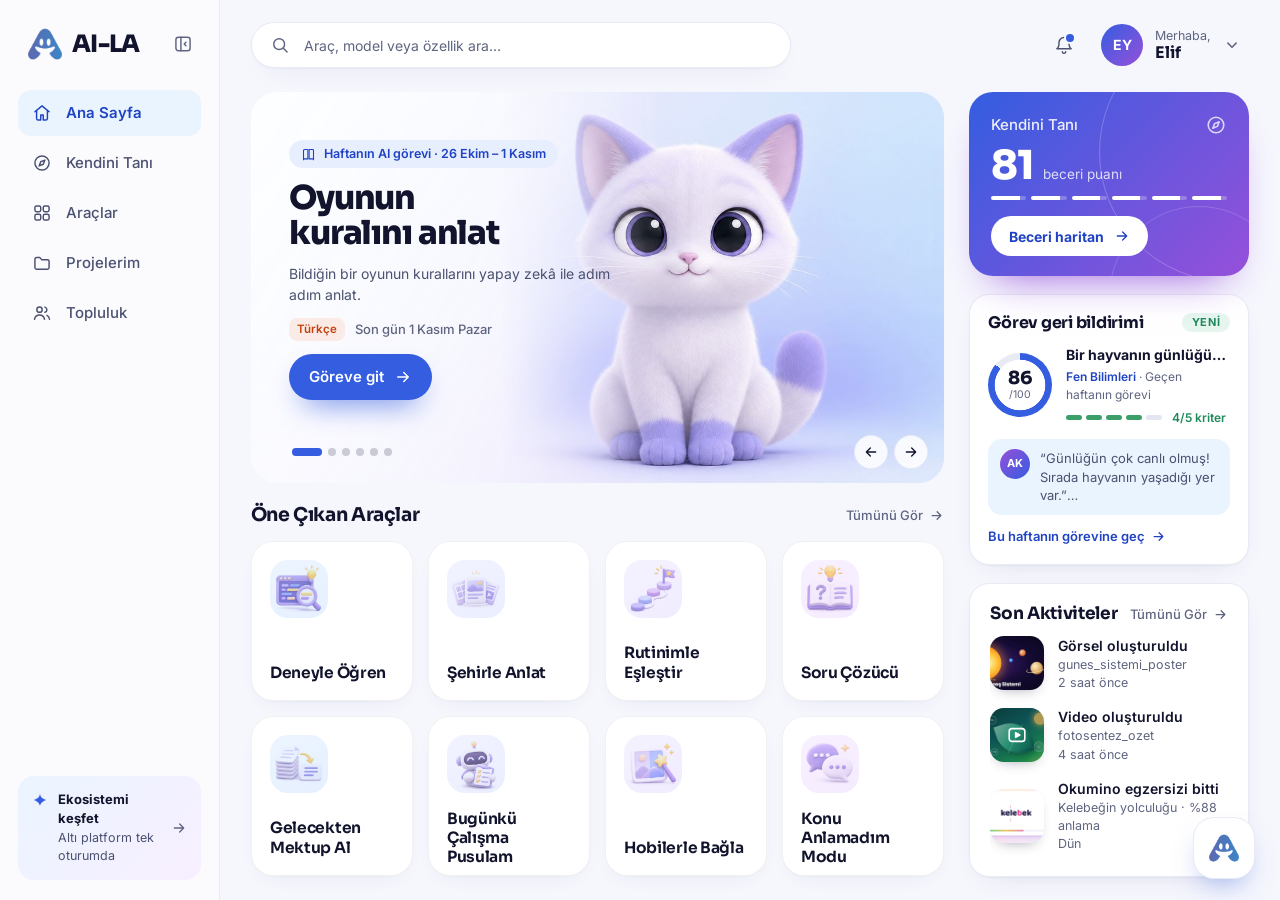
<file: index2.html>
<!doctype html>
<html lang="tr">
<head>
  <meta charset="utf-8" />
  <meta name="viewport" content="width=device-width, initial-scale=1" />
  <title>Ana sayfa · AI-LA</title>
  <!-- deneme (2026-11-02): menü sırası, Ekosistem menüden çıktı, sağda görev geri bildirimi -->
  <meta name="theme-color" content="#f6f7fd" />
  <link rel="icon" type="image/png" href="assets/aila-mark.png" />
  <link rel="preconnect" href="https://fonts.googleapis.com" />
  <link rel="preconnect" href="https://fonts.gstatic.com" crossorigin />
  <link href="https://fonts.googleapis.com/css2?family=Inter:wght@400;500;600;700&family=Sora:wght@600;700;800&display=swap" rel="stylesheet" />
  <link rel="stylesheet" href="css/panel.css" />
  <link rel="stylesheet" href="css/koleksiyon.css" />
  <link rel="stylesheet" href="css/toolform.css" />
  <script type="module" src="js/panel.js"></script>
  <style>
  /* index2 denemesi: sağ sütunda görev geri bildirimi; Son Aktiviteler aşağıda kalan yüksekliği kullanır */
  .fb { flex: none; display: grid; gap: clamp(8px, 1.3vh, 12px); padding: clamp(14px, 2vh, 18px) 18px; border: 1px solid var(--line); border-radius: var(--r); background: var(--card); box-shadow: var(--shadow); }
  .fb-top { display: flex; align-items: center; justify-content: space-between; }
  .fb-top h2 { font: 700 16px/1.2 var(--display); letter-spacing: -0.015em; }
  .fb-new { padding: 4px 10px; border-radius: 999px; background: #e6f6ee; color: #1f8a5b; font: 700 11px/1 var(--font); letter-spacing: .06em; text-transform: uppercase; }
  .fb-task { display: grid; grid-template-columns: auto minmax(0, 1fr); align-items: center; gap: 14px; }
  .fb-ring { display: grid; place-items: center; align-content: center; width: clamp(54px, 7.4vh, 64px); aspect-ratio: 1; border-radius: 50%;
    background: radial-gradient(closest-side, #fff 78%, transparent 80% 100%), conic-gradient(var(--s) calc(var(--p) * 1%), #e8eaf4 0); }
  .fb-ring b { font: 800 18px/1 var(--display); letter-spacing: -0.03em; color: var(--ink); }
  .fb-ring i { font-style: normal; font-size: 10.5px; color: var(--ink-3); }
  .fb-meta { display: grid; gap: 3px; min-width: 0; }
  .fb-meta strong { overflow: hidden; text-overflow: ellipsis; white-space: nowrap; font-size: 14px; }
  .fb-meta > span { font-size: 12px; color: var(--ink-3); }
  .fb-meta > span b { font-weight: 600; color: var(--s-ink); }
  .fb-crit { display: flex !important; align-items: center; gap: 4px; margin-top: 2px; }
  .fb-crit i { width: 16px; height: 5px; border-radius: 3px; background: #e3e6f2; }
  .fb-crit i.on { background: #3c9f6a; }
  .fb-crit em { margin-left: 6px; font-style: normal; font-weight: 600; color: #1f8a5b; }
  .fb-quote { display: grid; grid-template-columns: auto minmax(0, 1fr); gap: 10px; margin: 0; padding: 10px 12px; border-radius: 14px; background: var(--s-tint); }
  .fb-av { display: grid; place-items: center; width: 30px; height: 30px; border-radius: 50%; background: linear-gradient(135deg, var(--v), var(--s)); color: #fff; font: 700 11px/1 var(--font); }
  .fb-quote p { display: -webkit-box; -webkit-box-orient: vertical; -webkit-line-clamp: 3; overflow: hidden; font-size: 13px; line-height: 1.45; color: var(--ink-2); }
  .fb-quote cite { display: block; margin-top: 2px; font-style: normal; font-size: 11.5px; font-weight: 600; color: var(--s-ink); }
  .fb-go { display: inline-flex; align-items: center; justify-self: start; gap: 6px; font-size: 13px; font-weight: 600; color: var(--s-ink); }
  .fb-go .icon { width: 15px; height: 15px; transition: transform .25s var(--ease); }
  .fb-go:hover .icon { transform: translateX(3px); }
  .acts { min-height: 150px; }
  @media (max-height: 760px) { .fb-quote { display: none; } }   /* kısa ekranda alıntı gizlenir, sayfa kaymaz */
  </style>
</head>
<body>
<!-- tek çizgi ailesi (24px, 1.75 kalınlık, yuvarlak uç) -->
<svg width="0" height="0" style="position:absolute" aria-hidden="true">
  <defs>
    <symbol id="i-home" viewBox="0 0 24 24" fill="none" stroke="currentColor" stroke-width="1.75" stroke-linecap="round" stroke-linejoin="round"><path d="M3.5 10.5 12 3.5l8.5 7"/><path d="M5.5 9v9.5a2 2 0 0 0 2 2h3v-6h3v6h3a2 2 0 0 0 2-2V9"/></symbol>
    <symbol id="i-grid" viewBox="0 0 24 24" fill="none" stroke="currentColor" stroke-width="1.75" stroke-linecap="round" stroke-linejoin="round"><rect x="3.5" y="3.5" width="7" height="7" rx="2"/><rect x="13.5" y="3.5" width="7" height="7" rx="2"/><rect x="3.5" y="13.5" width="7" height="7" rx="2"/><rect x="13.5" y="13.5" width="7" height="7" rx="2"/></symbol>
    <symbol id="i-layers" viewBox="0 0 24 24" fill="none" stroke="currentColor" stroke-width="1.75" stroke-linecap="round" stroke-linejoin="round"><path d="m12 3 9 5-9 5-9-5z"/><path d="m3 12.5 9 5 9-5M3 16.5l9 5 9-5"/></symbol>
    <symbol id="i-compass" viewBox="0 0 24 24" fill="none" stroke="currentColor" stroke-width="1.75" stroke-linecap="round" stroke-linejoin="round"><circle cx="12" cy="12" r="8.5"/><path d="m15.5 8.5-2 5-5 2 2-5z"/></symbol>
    <symbol id="i-folder" viewBox="0 0 24 24" fill="none" stroke="currentColor" stroke-width="1.75" stroke-linecap="round" stroke-linejoin="round"><path d="M3.5 7.5a2 2 0 0 1 2-2h4l2 2.5h7a2 2 0 0 1 2 2v7.5a2 2 0 0 1-2 2h-13a2 2 0 0 1-2-2z"/></symbol>
    <symbol id="i-people" viewBox="0 0 24 24" fill="none" stroke="currentColor" stroke-width="1.75" stroke-linecap="round" stroke-linejoin="round"><circle cx="9" cy="8" r="3.2"/><path d="M3 19.5c.6-3.2 3-5 6-5s5.4 1.8 6 5"/><path d="M15.5 4.9a3.2 3.2 0 0 1 0 6.2M18 14.8c1.6.7 2.7 2.2 3 4.7"/></symbol>
    <symbol id="i-search" viewBox="0 0 24 24" fill="none" stroke="currentColor" stroke-width="1.75" stroke-linecap="round" stroke-linejoin="round"><circle cx="11" cy="11" r="6.5"/><path d="m16 16 4.5 4.5"/></symbol>
    <symbol id="i-bell" viewBox="0 0 24 24" fill="none" stroke="currentColor" stroke-width="1.75" stroke-linecap="round" stroke-linejoin="round"><path d="M6 9a6 6 0 1 1 12 0c0 6 2.5 7.5 2.5 7.5h-17S6 15 6 9"/><path d="M10 20a2 2 0 0 0 4 0"/></symbol>
    <symbol id="i-down" viewBox="0 0 24 24" fill="none" stroke="currentColor" stroke-width="2" stroke-linecap="round" stroke-linejoin="round"><path d="m6.5 9.5 5.5 5.5 5.5-5.5"/></symbol>
    <symbol id="i-arrow" viewBox="0 0 24 24" fill="none" stroke="currentColor" stroke-width="2" stroke-linecap="round" stroke-linejoin="round"><path d="M5 12h14M13 6l6 6-6 6"/></symbol>
    <symbol id="i-spark" viewBox="0 0 24 24" fill="currentColor"><path d="M12 2.5c.5 4.6 2.9 7 9.5 9.5-6.6 2.5-9 4.9-9.5 9.5-.5-4.6-2.9-7-9.5-9.5 6.6-2.5 9-4.9 9.5-9.5z"/></symbol>
    <symbol id="i-image" viewBox="0 0 24 24" fill="none" stroke="currentColor" stroke-width="1.75" stroke-linecap="round" stroke-linejoin="round"><rect x="3.5" y="4.5" width="17" height="15" rx="3"/><circle cx="9" cy="9.5" r="1.6"/><path d="m4 17 5-4.5 4 3.5 3-2.5 4.5 3.5"/></symbol>
    <symbol id="i-video" viewBox="0 0 24 24" fill="none" stroke="currentColor" stroke-width="1.75" stroke-linecap="round" stroke-linejoin="round"><rect x="3.5" y="5" width="17" height="14" rx="3"/><path d="M10.5 9.5v5l4.5-2.5z" fill="currentColor"/></symbol>
    <symbol id="i-chat" viewBox="0 0 24 24" fill="none" stroke="currentColor" stroke-width="1.75" stroke-linecap="round" stroke-linejoin="round"><path d="M4 5.5A2.5 2.5 0 0 1 6.5 3h11A2.5 2.5 0 0 1 20 5.5v8a2.5 2.5 0 0 1-2.5 2.5H10l-4.5 4v-4A1.5 1.5 0 0 1 4 14.5z"/><path d="M8.5 8.5h7M8.5 11.5h4.5"/></symbol>
    <symbol id="i-music" viewBox="0 0 24 24" fill="none" stroke="currentColor" stroke-width="1.75" stroke-linecap="round" stroke-linejoin="round"><path d="M9 17.5V5.5l10-2v12"/><circle cx="6.5" cy="17.5" r="2.5"/><circle cx="16.5" cy="15.5" r="2.5"/></symbol>
    <symbol id="i-code" viewBox="0 0 24 24" fill="none" stroke="currentColor" stroke-width="1.75" stroke-linecap="round" stroke-linejoin="round"><path d="m8.5 7.5-5 4.5 5 4.5M15.5 7.5l5 4.5-5 4.5M13.5 5l-3 14"/></symbol>
    <symbol id="i-cube" viewBox="0 0 24 24" fill="none" stroke="currentColor" stroke-width="1.75" stroke-linecap="round" stroke-linejoin="round"><path d="m12 3 8 4.5v9L12 21l-8-4.5v-9z"/><path d="m4 7.5 8 4.5 8-4.5M12 12v9"/></symbol>
    <symbol id="i-agent" viewBox="0 0 24 24" fill="none" stroke="currentColor" stroke-width="1.75" stroke-linecap="round" stroke-linejoin="round"><rect x="4" y="7" width="16" height="12" rx="3.5"/><path d="M12 7V4M9.5 4h5"/><circle cx="9" cy="13" r="1.2" fill="currentColor"/><circle cx="15" cy="13" r="1.2" fill="currentColor"/><path d="M2 12.5v2M22 12.5v2"/></symbol>
    <symbol id="i-template" viewBox="0 0 24 24" fill="none" stroke="currentColor" stroke-width="1.75" stroke-linecap="round" stroke-linejoin="round"><rect x="3.5" y="3.5" width="17" height="17" rx="3"/><path d="M3.5 9h17M9.5 9v11.5"/></symbol>
    <symbol id="i-book" viewBox="0 0 24 24" fill="none" stroke="currentColor" stroke-width="1.75" stroke-linecap="round" stroke-linejoin="round"><path d="M4 5.5A1.5 1.5 0 0 1 5.5 4H11v15H5.5A1.5 1.5 0 0 0 4 20.5z"/><path d="M20 5.5A1.5 1.5 0 0 0 18.5 4H13v15h5.5a1.5 1.5 0 0 1 1.5 1.5z"/></symbol>
    <symbol id="i-heart" viewBox="0 0 24 24" fill="none" stroke="currentColor" stroke-width="1.75" stroke-linecap="round" stroke-linejoin="round"><path d="M12 20s-7.5-4.6-7.5-10.2A4.3 4.3 0 0 1 12 7.3a4.3 4.3 0 0 1 7.5 2.5C19.5 15.4 12 20 12 20z"/></symbol>
    <symbol id="i-wand" viewBox="0 0 24 24" fill="none" stroke="currentColor" stroke-width="1.75" stroke-linecap="round" stroke-linejoin="round"><path d="m4 20 11-11M14 4v3M19.5 9.5h-3M17.5 5.5l-2 2M18 14v2M19 15h-2"/></symbol>
    <symbol id="i-mic" viewBox="0 0 24 24" fill="none" stroke="currentColor" stroke-width="1.75" stroke-linecap="round" stroke-linejoin="round"><rect x="9" y="3" width="6" height="11" rx="3"/><path d="M5.5 11a6.5 6.5 0 0 0 13 0M12 17.5V21"/></symbol>
    <symbol id="i-doc" viewBox="0 0 24 24" fill="none" stroke="currentColor" stroke-width="1.75" stroke-linecap="round" stroke-linejoin="round"><path d="M6.5 3h7l4 4v12.5a1.5 1.5 0 0 1-1.5 1.5h-9.5A1.5 1.5 0 0 1 5 19.5v-15A1.5 1.5 0 0 1 6.5 3z"/><path d="M13 3v4.5h4.5M8.5 12h7M8.5 15.5h5"/></symbol>
    <symbol id="i-slides" viewBox="0 0 24 24" fill="none" stroke="currentColor" stroke-width="1.75" stroke-linecap="round" stroke-linejoin="round"><rect x="3" y="4" width="18" height="12" rx="2.5"/><path d="M12 16v4M8.5 20h7M7 8.5h6M7 11.5h4"/></symbol>
    <symbol id="i-layout" viewBox="0 0 24 24" fill="none" stroke="currentColor" stroke-width="1.75" stroke-linecap="round" stroke-linejoin="round"><rect x="3.5" y="3.5" width="17" height="17" rx="3"/><path d="M3.5 9h17M9.5 9v11.5"/></symbol>
    <symbol id="i-sidebar" viewBox="0 0 24 24" fill="none" stroke="currentColor" stroke-width="1.75" stroke-linecap="round" stroke-linejoin="round"><rect x="3.5" y="4" width="17" height="16" rx="3"/><path d="M9.5 4v16M15.5 10l-2 2 2 2"/></symbol>
    <symbol id="i-user" viewBox="0 0 24 24" fill="none" stroke="currentColor" stroke-width="1.75" stroke-linecap="round" stroke-linejoin="round"><circle cx="12" cy="8" r="4"/><path d="M4.5 20.5c.8-4 3.8-6 7.5-6s6.7 2 7.5 6"/></symbol>
    <symbol id="i-mail" viewBox="0 0 24 24" fill="none" stroke="currentColor" stroke-width="1.75" stroke-linecap="round" stroke-linejoin="round"><rect x="3" y="5" width="18" height="14" rx="3"/><path d="m4 7.5 8 5.5 8-5.5"/></symbol>
    <symbol id="i-shield" viewBox="0 0 24 24" fill="none" stroke="currentColor" stroke-width="1.75" stroke-linecap="round" stroke-linejoin="round"><path d="M12 3 4.5 6v5.5c0 4.6 3.1 8 7.5 9.5 4.4-1.5 7.5-4.9 7.5-9.5V6z"/><path d="m9 12 2 2 4-4"/></symbol>
    <symbol id="i-lock" viewBox="0 0 24 24" fill="none" stroke="currentColor" stroke-width="1.75" stroke-linecap="round" stroke-linejoin="round"><rect x="4.5" y="10.5" width="15" height="10" rx="2.5"/><path d="M8 10.5V7.5a4 4 0 0 1 8 0v3"/></symbol>
    <symbol id="i-school" viewBox="0 0 24 24" fill="none" stroke="currentColor" stroke-width="1.75" stroke-linecap="round" stroke-linejoin="round"><path d="m12 3 9 4.5-9 4.5-9-4.5z"/><path d="M6.5 9.5v5c1.5 1.6 3.4 2.5 5.5 2.5s4-.9 5.5-2.5v-5M21 7.5v6"/></symbol>
    <symbol id="i-send" viewBox="0 0 24 24" fill="none" stroke="currentColor" stroke-width="2" stroke-linecap="round" stroke-linejoin="round"><path d="M12 19V5M6 11l6-6 6 6"/></symbol>
    <symbol id="i-eye" viewBox="0 0 24 24" fill="none" stroke="currentColor" stroke-width="1.75" stroke-linecap="round" stroke-linejoin="round"><path d="M2.5 12S6 5.5 12 5.5 21.5 12 21.5 12 18 18.5 12 18.5 2.5 12 2.5 12z"/><circle cx="12" cy="12" r="3"/></symbol>
    <symbol id="i-check" viewBox="0 0 24 24" fill="none" stroke="currentColor" stroke-width="2.2" stroke-linecap="round" stroke-linejoin="round"><path d="M5 12.5 10 17l9-10"/></symbol>
    <symbol id="i-camera" viewBox="0 0 24 24" fill="none" stroke="currentColor" stroke-width="1.75" stroke-linecap="round" stroke-linejoin="round"><path d="M4 8.5A2 2 0 0 1 6 6.5h2l1.5-2h5L16 6.5h2a2 2 0 0 1 2 2V17a2 2 0 0 1-2 2H6a2 2 0 0 1-2-2z"/><circle cx="12" cy="12.5" r="3.3"/></symbol>
    <symbol id="i-logout" viewBox="0 0 24 24" fill="none" stroke="currentColor" stroke-width="1.75" stroke-linecap="round" stroke-linejoin="round"><path d="M14 4h3.5A2.5 2.5 0 0 1 20 6.5v11a2.5 2.5 0 0 1-2.5 2.5H14"/><path d="M10 8l-4 4 4 4M6 12h9"/></symbol>
    <symbol id="i-plus" viewBox="0 0 24 24" fill="none" stroke="currentColor" stroke-width="2" stroke-linecap="round"><path d="M12 5v14M5 12h14"/></symbol>
    <symbol id="i-x" viewBox="0 0 24 24" fill="none" stroke="currentColor" stroke-width="2" stroke-linecap="round"><path d="M6 6l12 12M18 6 6 18"/></symbol>
    <symbol id="i-trash" viewBox="0 0 24 24" fill="none" stroke="currentColor" stroke-width="1.75" stroke-linecap="round" stroke-linejoin="round"><path d="M4.5 7h15M9.5 7V4.5h5V7M6.5 7l1 12.5a1.5 1.5 0 0 0 1.5 1.5h6a1.5 1.5 0 0 0 1.5-1.5l1-12.5"/></symbol>
    <symbol id="i-clip" viewBox="0 0 24 24" fill="none" stroke="currentColor" stroke-width="1.75" stroke-linecap="round" stroke-linejoin="round"><path d="m20 11.5-8.2 8.2a5 5 0 0 1-7.1-7.1l8.6-8.6a3.4 3.4 0 0 1 4.8 4.8l-8.6 8.6a1.7 1.7 0 0 1-2.4-2.4l7.9-7.9"/></symbol>
    <symbol id="i-shuffle" viewBox="0 0 24 24" fill="none" stroke="currentColor" stroke-width="1.75" stroke-linecap="round" stroke-linejoin="round"><path d="M3 7h3.5c2 0 3.2 1 4.3 2.7l2.4 4.6c1.1 1.7 2.3 2.7 4.3 2.7H21M18 14l3 3-3 3M3 17h3.5c1.4 0 2.4-.5 3.2-1.4M14.3 8.4c.8-.9 1.8-1.4 3.2-1.4H21M18 4l3 3-3 3"/></symbol>
    <symbol id="i-globe" viewBox="0 0 24 24" fill="none" stroke="currentColor" stroke-width="1.75" stroke-linecap="round" stroke-linejoin="round"><circle cx="12" cy="12" r="8.5"/><path d="M3.5 12h17M12 3.5c2.4 2.3 3.6 5.1 3.6 8.5s-1.2 6.2-3.6 8.5c-2.4-2.3-3.6-5.1-3.6-8.5S9.6 5.8 12 3.5z"/></symbol>
    <symbol id="i-star" viewBox="0 0 24 24" fill="none" stroke="currentColor" stroke-width="1.75" stroke-linejoin="round"><path d="m12 3.5 2.6 5.3 5.9.9-4.3 4.1 1 5.8-5.2-2.8-5.2 2.8 1-5.8-4.3-4.1 5.9-.9z"/></symbol>
    <symbol id="i-type" viewBox="0 0 24 24" fill="none" stroke="currentColor" stroke-width="1.75" stroke-linecap="round" stroke-linejoin="round"><path d="M5 6.5V5h14v1.5M12 5v14M9 19h6"/></symbol>
    <symbol id="i-pen" viewBox="0 0 24 24" fill="none" stroke="currentColor" stroke-width="1.75" stroke-linecap="round" stroke-linejoin="round"><path d="M16.5 3.5a2.1 2.1 0 0 1 3 3L8 18l-4 1 1-4z"/><path d="M14.5 5.5l3 3"/></symbol>
    <symbol id="i-undo" viewBox="0 0 24 24" fill="none" stroke="currentColor" stroke-width="1.75" stroke-linecap="round" stroke-linejoin="round"><path d="M9 14 4 9l5-5"/><path d="M4 9h10.5a5.5 5.5 0 0 1 0 11H11"/></symbol>
    <symbol id="i-share" viewBox="0 0 24 24" fill="none" stroke="currentColor" stroke-width="1.75" stroke-linecap="round" stroke-linejoin="round"><circle cx="18" cy="5.5" r="2.5"/><circle cx="6" cy="12" r="2.5"/><circle cx="18" cy="18.5" r="2.5"/><path d="m8.2 10.8 7.6-4.1M8.2 13.2l7.6 4.1"/></symbol>
  </defs>
</svg>

<div class="app">
  <aside class="side">
    <div class="side-head">
      <a class="brand" href="#ana"><img src="assets/aila-mark.png" alt="" width="34" height="34"><span>AI-LA</span></a>
      <button type="button" class="side-toggle" aria-expanded="true" aria-controls="side-nav" aria-label="Menüyü daralt" data-side-toggle><svg class="icon" aria-hidden="true"><use href="#i-sidebar" /></svg></button>
    </div>
    <nav id="side-nav" aria-label="Ana menü">
      <ul class="nav">
        <li><a href="#ana" data-nav="ana" title="Ana Sayfa"><svg class="icon"><use href="#i-home" /></svg><span class="nav-label">Ana Sayfa</span></a></li>
        <li><a href="#kendini-tani" data-nav="kendini-tani" title="Kendini Tanı"><svg class="icon"><use href="#i-compass" /></svg><span class="nav-label">Kendini Tanı</span></a></li>
        <li><a href="#araclar" data-nav="araclar" title="Araçlar"><svg class="icon"><use href="#i-grid" /></svg><span class="nav-label">Araçlar</span></a></li>
        <li><a href="#projelerim" data-nav="projelerim" title="Projelerim"><svg class="icon"><use href="#i-folder" /></svg><span class="nav-label">Projelerim</span></a></li>
        <li><a href="#topluluk" data-nav="topluluk" title="Topluluk"><svg class="icon"><use href="#i-people" /></svg><span class="nav-label">Topluluk</span></a></li>
      </ul>
    </nav>
    <a class="side-more" href="#ekosistem" title="Ekosistemi keşfet">
      <svg class="icon" aria-hidden="true"><use href="#i-spark" /></svg>
      <span><strong>Ekosistemi keşfet</strong><span>Altı platform tek oturumda</span></span>
      <svg class="icon go" aria-hidden="true"><use href="#i-arrow" /></svg>
    </a>
  </aside>

  <div class="content">
    <header class="bar">
      <label class="search"><svg class="icon" aria-hidden="true"><use href="#i-search" /></svg><input type="search" placeholder="Araç, model veya özellik ara…" aria-label="Ara" data-search></label>
      <button type="button" class="icon-btn" aria-label="Bildirimler"><svg class="icon"><use href="#i-bell" /></svg><span class="dot"></span></button>
      <a class="user" href="#profil" aria-label="Profil">
        <span class="avatar" data-avatar>EY</span>
        <span class="user-name"><span>Merhaba,</span><strong data-name>Elif</strong></span>
        <svg class="icon" aria-hidden="true"><use href="#i-down" /></svg>
      </a>
    </header>

    <!-- ana sayfa -->
    <div class="view home" data-view="ana">
      <main class="main">
        <!-- bu hafta: içerik js/hafta.js'ten; görevler, yarışma, haftanın projesi, iki üretim, ilham -->
        <section class="hero week" aria-roledescription="karusel" aria-label="Bu hafta" data-week>
          <h1 class="sr-only">Ana sayfa</h1>
          <div class="slides" data-slides aria-live="off"></div>
          <div class="week-nav">
            <div class="dots" role="tablist" aria-label="Slaytlar" data-dots></div>
            <button type="button" class="wk-btn" aria-label="Önceki" data-prev><svg class="icon" aria-hidden="true"><use href="#i-arrow" /></svg></button>
            <button type="button" class="wk-btn" aria-label="Sonraki" data-next><svg class="icon" aria-hidden="true"><use href="#i-arrow" /></svg></button>
          </div>
        </section>
        <section class="tools" aria-labelledby="tools-h">
          <div class="head"><h2 id="tools-h">Öne Çıkan Araçlar</h2><a href="#araclar">Tümünü Gör<svg class="icon" aria-hidden="true"><use href="#i-arrow" /></svg></a></div>
          <ul class="tool-grid" data-tools></ul>
        </section>
      </main>
      <aside class="rail">
        <a class="kt" href="#kendini-tani" aria-labelledby="kt-h">
          <span class="kt-top"><span id="kt-h">Kendini Tanı</span><svg class="icon" aria-hidden="true"><use href="#i-compass" /></svg></span>
          <span class="kt-score"><strong>81</strong><span>beceri puanı</span></span>
          <span class="kt-bars" data-kt-bars aria-hidden="true"></span>
          <span class="kt-btn">Beceri haritan<svg class="icon" aria-hidden="true"><use href="#i-arrow" /></svg></span>
        </a>
        <!-- haftalık AI görevine gelen geri bildirim: Son Aktiviteler'in üstünde -->
        <section class="fb" aria-labelledby="fb-h">
          <div class="fb-top"><h2 id="fb-h">Görev geri bildirimi</h2><span class="fb-new">Yeni</span></div>
          <div class="fb-task">
            <span class="fb-ring" style="--p:86" aria-label="Puan 86 / 100"><b>86</b><i>/100</i></span>
            <span class="fb-meta"><strong>Bir hayvanın günlüğünü yaz</strong><span><b>Fen Bilimleri</b> · Geçen haftanın görevi</span>
              <span class="fb-crit" aria-label="5 kriterden 4'ü tamam"><i class="on"></i><i class="on"></i><i class="on"></i><i class="on"></i><i></i><em>4/5 kriter</em></span></span>
          </div>
          <blockquote class="fb-quote"><span class="fb-av">AK</span><p>“Günlüğün çok canlı olmuş! Sırada hayvanın yaşadığı yer var.”<cite>Ayşe Hoca</cite></p></blockquote>
          <a class="fb-go" href="#gorev/oyun-kurali">Bu haftanın görevine geç<svg class="icon" aria-hidden="true"><use href="#i-arrow" /></svg></a>
        </section>
        <section class="acts" aria-labelledby="acts-h">
          <div class="head"><h2 id="acts-h">Son Aktiviteler</h2><a href="#projelerim">Tümünü Gör<svg class="icon" aria-hidden="true"><use href="#i-arrow" /></svg></a></div>
          <ul data-acts></ul>
        </section>
      </aside>
    </div>

    <!-- görev ayrıntısı: #gorev/<id>, karuseldeki görevlerden açılır -->
    <section class="view page task" data-view="gorev" aria-labelledby="gorev-h" hidden>
      <a class="back" href="#ana"><svg class="icon" aria-hidden="true"><use href="#i-arrow" /></svg>Ana sayfa</a>
      <div class="task-card" data-task></div>
    </section>

    <!-- araçlar: Araçlar + Koleksiyonum (öğretmen panelindeki yapı; öğrencide sınıfa atama yerine "Öğretmenime gönder") -->
    <section class="view page fit tools-page" data-view="araclar" aria-labelledby="araclar-h" hidden>
      <div class="page-head">
        <div><h1 id="araclar-h">Araçlar</h1><p>Okulunun açtığı yapay zekâ araçları, seviyene göre ayarlı. Ürettiklerin Koleksiyonum'da.</p></div>
        <div class="seg-tabs" role="tablist" aria-label="Araçlar sekmeleri">
          <button type="button" role="tab" aria-selected="true" data-tab="arac">Araçlar</button>
          <button type="button" role="tab" aria-selected="false" data-tab="koleksiyon">Koleksiyonum <b data-col-count>0</b></button>
        </div>
      </div>
      <div class="tab-pane" data-pane="arac">
        <div class="chips" role="group" aria-label="Kategori" data-tool-chips></div>
        <ul class="tool-grid all" data-all-tools></ul>
        <p class="empty" data-tools-empty hidden>Bu aramayla eşleşen araç yok.</p>
      </div>
      <div class="tab-pane col" data-pane="koleksiyon" hidden>
        <aside class="col-side">
          <p class="col-side-h">Kütüphane</p>
          <ul class="col-folders" data-col-lib></ul>
          <p class="col-side-h fh">Klasörlerim</p>
          <ul class="col-folders" data-col-folders></ul>
          <button type="button" class="col-new" data-col-new><svg class="icon" aria-hidden="true"><use href="#i-plus" /></svg>Yeni klasör</button>
        </aside>
        <div class="col-main">
          <div class="col-bar">
            <label class="search col-q"><svg class="icon" aria-hidden="true"><use href="#i-search" /></svg><input type="search" placeholder="Üretimlerinde ara…" aria-label="Üretimlerinde ara" data-col-q></label>
            <label class="fsel"><span>Araç</span><select data-col-tool></select></label>
            <label class="fsel"><span>Ders</span><select data-col-ders></select></label>
            <label class="fsel"><span>Sırala</span><select data-col-sort><option value="yeni">En yeni</option><option value="eski">En eski</option><option value="ad">Ada göre</option></select></label>
            <div class="vtoggle" role="group" aria-label="Görünüm"><button type="button" aria-pressed="true" aria-label="Kart" data-col-view="grid"><svg class="icon"><use href="#i-grid" /></svg></button><button type="button" aria-pressed="false" aria-label="Liste" data-col-view="list"><svg class="icon"><use href="#i-layers" /></svg></button></div>
          </div>
          <div class="col-active" data-col-active></div>
          <div class="col-scroll">
            <ul class="col-grid" data-col-grid></ul>
            <p class="empty" data-col-empty hidden>Bu filtrelerle eşleşen üretim yok. <button type="button" class="linkish" data-col-clear>Filtreleri temizle</button></p>
            <div class="col-more" data-col-more></div>
          </div>
        </div>
        <dialog class="pf-dlg" aria-labelledby="cd-h" data-cd-dlg>
          <form method="dialog" data-cd-form>
            <div class="pf-card-head"><h2 id="cd-h" data-cd-title></h2></div>
            <p class="rs-text" data-cd-text></p>
            <div class="pf-actions"><button type="button" class="btn-ghost" data-cd-close>Kapat</button><button type="submit" class="btn-primary" data-cd-ok>Gönder</button></div>
          </form>
        </dialog>
      </div>
    </section>

    <!-- araç formu: #arac/<id>; içerik js/toolform.js ile kurulur -->
    <section class="view page tf" data-view="arac" aria-labelledby="tf-h" hidden></section>

    <!-- ekosistem -->
    <section class="view page fit" data-view="ekosistem" aria-labelledby="eko-h" hidden>
      <div class="page-head">
        <div><h1 id="eko-h">Ekosistem</h1><p>Tek oturumla geçtiğin platformlar. Buradaki çalışmaların beceri haritanı besler.</p></div>
      </div>
      <ul class="eco-grid" data-eco></ul>
    </section>

    <!-- kendini tanı: veri evrenindeki beceri haritasının aynısı -->
    <section class="view page km" data-view="kendini-tani" aria-labelledby="km-h" hidden>
      <div class="km-side">
        <div class="page-head"><div><h1 id="km-h">Kendini Tanı</h1><p>Ekosistemdeki çalışmaların Maarif Modeli’nin altı beceri alanına işlenir.</p></div></div>
        <div class="km-score"><strong data-km-score>81</strong><span>genel beceri puanı<br><b>7. sınıf · 6 platform</b></span></div>
        <ul class="karne" role="listbox" aria-label="Beceri karnesi" data-karne></ul>
        <p class="advice-line"><span>Öneri</span> <span data-advice></span></p>
      </div>
      <div class="km-stage" data-km-stage>
        <canvas data-km-canvas aria-hidden="true"></canvas>
        <div class="km-labels" data-km-labels></div>
      </div>
    </section>

    <!-- projelerim -->
    <section class="view page" data-view="projelerim" aria-labelledby="proj-h" hidden>
      <div class="page-head">
        <div><h1 id="proj-h">Projelerim</h1><p>Ürettiğin her şey burada; kaldığın yerden devam et.</p></div>
        <div class="chips" role="group" aria-label="Tür" data-proj-chips></div>
      </div>
      <ul class="proj-grid" data-proj></ul>
    </section>

    <!-- topluluk -->
    <section class="view page" data-view="topluluk" aria-labelledby="com-h" hidden>
      <div class="page-head">
        <div><h1 id="com-h">Topluluk</h1><p>Okulundaki arkadaşlarının paylaştığı çalışmalar.</p></div>
      </div>
      <div class="com">
        <ul class="feed" data-feed></ul>
        <aside class="com-side">
          <a class="challenge" href="#">
            <span class="ch-top">Haftanın görevi</span>
            <strong>Şehrinin geleceğini tasarla</strong>
            <span>Görsel Oluştur ile 2050’de yaşadığın şehri hayal et, sınıfınla paylaş.</span>
            <span class="ch-meta"><b>3 gün</b> kaldı · 42 katılım</span>
            <span class="kt-btn">Katıl<svg class="icon" aria-hidden="true"><use href="#i-arrow" /></svg></span>
          </a>
          <section class="top-list" aria-labelledby="top-h">
            <h2 id="top-h">Bu hafta öne çıkanlar</h2>
            <ol data-top></ol>
          </section>
        </aside>
      </div>
    </section>

    <!-- formlar: profildeki "Seni tanıyalım" kartından açılır. Tek ekran; adımlar yana kayar (js: TANI_STEPS) -->
    <section class="view page tani" data-view="formlar" aria-labelledby="tani-h" hidden>
      <header class="tani-top">
        <a class="tani-back" href="#profil"><svg class="icon" aria-hidden="true"><use href="#i-arrow" /></svg>Profil</a>
        <div class="tani-title"><h1 id="tani-h">Seni tanıyalım</h1><span>Yaklaşık 3 dakika · cevapların yalnız öğretmeninle paylaşılır</span></div>
        <ol class="tani-dots" aria-label="Adımlar" data-tani-dots></ol>
      </header>
      <div class="tani-card">
        <div class="tani-art" aria-hidden="true">
          <span class="tani-blob b1"></span><span class="tani-blob b2"></span>
          <img src="assets/profil/p05a.png" alt="" data-tani-art>
          <span class="tani-count" data-tani-count>1 / 6</span>
        </div>
        <form class="tani-body" data-tani-form novalidate>
          <div class="tani-step" data-tani-step aria-live="polite"></div>
          <div class="tani-nav">
            <button type="button" class="round-btn" aria-label="Geri" data-tani-prev><svg class="icon" aria-hidden="true"><use href="#i-arrow" /></svg></button>
            <span class="tani-hint" data-tani-hint></span>
            <button type="button" class="tani-skip" data-tani-skip>Atla</button>
            <button type="submit" class="tani-next" data-tani-next><span data-tani-next-label>Başlayalım</span><span class="tani-next-ic"><svg class="icon" aria-hidden="true"><use href="#i-arrow" /></svg></span></button>
          </div>
        </form>
      </div>
    </section>

    <!-- profil: sol alttaki profil sekmesinden ve üst sağdaki addan açılır. Masaüstünde tek ekran, kaydırma yok. -->
    <section class="view page profile" data-view="profil" aria-labelledby="pf-h" hidden>
      <div class="pf-cover">
        <div class="pf-id">
          <div class="pf-avatar-wrap">
            <span class="avatar xl" data-avatar>EY</span>
            <button type="button" class="pf-cam" aria-label="Avatarı değiştir" aria-haspopup="menu" aria-expanded="false" data-av-btn><svg class="icon" aria-hidden="true"><use href="#i-camera" /></svg></button>
            <div class="av-menu" role="menu" data-av-menu hidden>
              <button type="button" role="menuitem" data-av="upload"><svg class="icon" aria-hidden="true"><use href="#i-camera" /></svg>Fotoğraf yükle</button>
              <div class="av-presets" aria-label="Hazır avatarlar">
                <button type="button" role="menuitem" aria-label="Kedi avatarı" data-av="assets/kedi-yuz.png"><img src="assets/kedi-yuz.png" alt=""></button>
                <button type="button" role="menuitem" aria-label="AI-LA avatarı" data-av="assets/aila-maskot.png"><img src="assets/aila-maskot.png" alt=""></button>
              </div>
              <button type="button" role="menuitem" class="av-remove" data-av="remove"><svg class="icon" aria-hidden="true"><use href="#i-trash" /></svg>Kaldır, baş harfler kalsın</button>
            </div>
            <input type="file" accept="image/*" hidden data-av-file>
          </div>
          <div class="pf-name">
            <h1 id="pf-h" data-fullname>Elif Yılmaz</h1>
            <p><span class="pf-badge">Öğrenci</span><span>7-A</span><span>Demo Okulları</span></p>
          </div>
        </div>
        <div class="pf-stats">
          <div><strong>24</strong><span>proje</span></div>
          <div><strong>81</strong><span>beceri puanı</span></div>
          <div><strong>6</strong><span>platform</span></div>
          <img class="pf-trophy" src="assets/profil/p08.png" alt="" onerror="this.remove()">
        </div>
      </div>

      <div class="pf-grid">
        <form class="pf-card pf-form" data-pf-form novalidate>
          <img class="pf-art" src="assets/profil/p01.png" alt="" onerror="this.remove()">
          <div class="pf-card-head"><h2>Kişisel bilgiler</h2><span class="pf-hint">Öğretmenin ve okulun görür</span></div>
          <div class="pf-fields">
            <label class="fld wide"><span>Ad soyad</span><input name="ad" value="Elif Yılmaz" autocomplete="name" required data-pf-ad></label>
            <div class="fld ro"><span>E-posta</span><span class="ro-box"><svg class="icon" aria-hidden="true"><use href="#i-mail" /></svg><span>elif.yilmaz@demo.ai-la.ai</span><svg class="icon lock" aria-label="Okul tarafından yönetilir"><use href="#i-lock" /></svg></span></div>
            <div class="fld ro"><span>Sınıf / grup</span><span class="ro-box"><svg class="icon" aria-hidden="true"><use href="#i-school" /></svg><span>7. Sınıf · 7-A</span><svg class="icon lock" aria-label="Okul tarafından yönetilir"><use href="#i-lock" /></svg></span></div>
            <label class="fld wide about"><span>Hakkımda <em data-pf-count>0/120</em></span><textarea name="hakkimda" rows="2" maxlength="120" data-pf-about placeholder="Kendinden kısaca bahset">Uzayı ve çizim yapmayı seviyorum.</textarea></label>
            <fieldset class="fld wide"><legend>İlgi alanların <em>en çok 5</em></legend><div class="pf-tags" data-pf-tags></div></fieldset>
          </div>
          <div class="pf-actions"><span class="pf-saved" role="status" data-pf-status></span><button type="submit" class="btn-primary">Kaydet</button></div>
        </form>

        <div class="pf-col one">
          <!-- Seni tanıyalım: #formlar görünümünü açar -->
          <a class="pf-tile form-tile" href="#formlar" data-tani-link>
            <span class="tile-eyebrow">3 dakika</span>
            <strong>Seni tanıyalım formu</strong>
            <span class="tile-text">İlgi alanların, öğrenme biçimin ve hedeflerin. Doldurduğunda araçlar sana göre ayarlanır.</span>
            <img class="tile-art mid" src="assets/profil/p05a.png" alt="" onerror="this.remove()">
            <span class="tile-go">Forma git<svg class="icon" aria-hidden="true"><use href="#i-arrow" /></svg></span>
          </a>
        </div>

        <div class="pf-col">
            <section class="pf-card pf-account" aria-labelledby="pf-sec-h">
              <img class="pf-art" src="assets/profil/p02.png" alt="" onerror="this.remove()">
              <div class="pf-card-head"><h2 id="pf-sec-h">Hesap ve güvenlik</h2></div>
              <ul class="pf-checks">
                <li><span class="pf-ic ok"><svg class="icon" aria-hidden="true"><use href="#i-shield" /></svg></span><span><strong>Hesabın aktif ve güvende</strong><span>Verilerin uçtan uca şifrelenir.</span></span></li>
                <li><span class="pf-ic"><svg class="icon" aria-hidden="true"><use href="#i-lock" /></svg></span><span><strong>Son giriş</strong><span>Bugün 09:12 · bu cihaz</span></span></li>
              </ul>
              <button type="button" class="pf-tile btn-tile" data-pw-open>
                <img class="tile-art" src="assets/profil/p03.png" alt="" onerror="this.remove()">
                <strong>Parolayı değiştir</strong><span class="tile-text">Son değişiklik 3 ay önce</span>
                <svg class="icon tile-arrow" aria-hidden="true"><use href="#i-arrow" /></svg>
              </button>
            <h3 class="pf-sub" id="pf-pref-h">Tercihler</h3>
            <label class="tg"><img class="tg-art" src="assets/profil/p06.png" alt="" onerror="this.remove()"><span><strong>Bildirimler</strong><span>Yeni görevler ve yorumlar</span></span><input type="checkbox" role="switch" checked><i aria-hidden="true"></i></label>
            <div class="tg"><span class="tg-ic aa">Aa</span><span><strong>Yazı boyutu</strong><span>Tüm panelde geçerli</span></span>
              <span class="seg" role="radiogroup" aria-label="Yazı boyutu" data-pf-size><button type="button" role="radio" aria-checked="true" data-size="n">A</button><button type="button" role="radio" aria-checked="false" data-size="l">A+</button></span></div>
            <a class="pf-out" href="giris.html"><svg class="icon" aria-hidden="true"><use href="#i-logout" /></svg>Çıkış yap</a>
            </section>
        </div>
      </div>

      <dialog class="pf-dlg" aria-labelledby="pw-h" data-pw-dlg>
        <form data-pf-pass-form novalidate>
          <img class="pf-art" src="assets/profil/p03.png" alt="" onerror="this.remove()">
          <div class="pf-card-head"><h2 id="pw-h">Parolayı değiştir</h2></div>
          <label class="fld"><span>Mevcut parola</span><span class="pw"><input type="password" autocomplete="current-password" required data-pw-old><button type="button" aria-label="Parolayı göster" data-pw-eye><svg class="icon" aria-hidden="true"><use href="#i-eye" /></svg></button></span></label>
          <label class="fld"><span>Yeni parola</span><span class="pw"><input type="password" autocomplete="new-password" required data-pw-new><button type="button" aria-label="Parolayı göster" data-pw-eye><svg class="icon" aria-hidden="true"><use href="#i-eye" /></svg></button></span></label>
          <div class="pw-meter" data-pw-meter aria-hidden="true"><i></i><i></i><i></i><i></i></div>
          <p class="pw-tip" data-pw-tip>En az 8 karakter, bir rakam ve bir büyük harf.</p>
          <label class="fld"><span>Yeni parola (tekrar)</span><span class="pw"><input type="password" autocomplete="new-password" required data-pw-again><button type="button" aria-label="Parolayı göster" data-pw-eye><svg class="icon" aria-hidden="true"><use href="#i-eye" /></svg></button></span></label>
          <div class="pf-actions"><span class="pf-saved" role="status" data-pw-status></span><button type="button" class="btn-ghost" data-pw-close>Vazgeç</button><button type="submit" class="btn-primary">Güncelle</button></div>
        </form>
      </dialog>
    </section>
  </div>
</div>

<!-- sohbet: sağ alttaki AI-LA işareti tam sayfa sohbeti açar. AI Stüdyo'nun yalnız Metin sekmesi: metin modelleri + geçmiş, Keşfet yok -->
<div class="chat" data-chat>
  <button type="button" class="chat-fab" aria-expanded="false" aria-controls="ai-chat" aria-label="AI-LA sohbet" data-chat-fab><img src="assets/aila-mark.png" alt="" width="30" height="30"></button>
</div>
<div class="ai-chat" id="ai-chat" role="dialog" aria-modal="true" aria-label="AI-LA sohbet" data-ai-chat hidden>
  <aside class="ac-side" data-ac-side>
    <div class="ac-side-head">
      <span class="ac-side-ic"><svg class="icon" aria-hidden="true"><use href="#i-chat" /></svg></span>
      <span><strong>Metin Geçmişi</strong><span data-ac-count>0 sohbet</span></span>
      <button type="button" class="ac-ib" aria-label="Geçmişi gizle" data-ac-side-toggle><svg class="icon" aria-hidden="true"><use href="#i-sidebar" /></svg></button>
    </div>
    <button type="button" class="ac-new" data-ac-new><svg class="icon" aria-hidden="true"><use href="#i-plus" /></svg>Yeni Sohbet</button>
    <div class="ac-list" data-ac-list></div>
  </aside>
  <section class="ac-main">
    <header class="ac-top">
      <button type="button" class="ac-ib ac-show-side" aria-label="Geçmişi göster" data-ac-side-toggle><svg class="icon" aria-hidden="true"><use href="#i-sidebar" /></svg></button>
      <strong class="ac-title" data-ac-title>Yeni sohbet</strong>
      <button type="button" class="ac-close" aria-label="Sohbeti kapat" data-ac-close><svg class="icon" aria-hidden="true"><use href="#i-x" /></svg></button>
    </header>
    <div class="ac-scroll" data-ac-scroll>
      <div class="ac-hello" data-ac-hello>
        <span class="ac-mascot" data-ac-cat><img class="cat-fallback" src="assets/kedi-yuz.png" alt=""></span>
        <h2>Merhaba! Ben AI-LA</h2>
        <p>Sana nasıl yardımcı olabilirim?</p>
        <div class="ac-sugs">
          <button type="button" class="ac-sug"><span class="ac-sug-ic"><svg class="icon" aria-hidden="true"><use href="#i-globe" /></svg></span>Kendi Dünyamı İnşa Et<svg class="icon go" aria-hidden="true"><use href="#i-arrow" /></svg></button>
          <button type="button" class="ac-sug"><span class="ac-sug-ic"><svg class="icon" aria-hidden="true"><use href="#i-layers" /></svg></span>Kendi Hikâyemin Kahramanı Olmak<svg class="icon go" aria-hidden="true"><use href="#i-arrow" /></svg></button>
          <button type="button" class="ac-sug"><span class="ac-sug-ic"><svg class="icon" aria-hidden="true"><use href="#i-code" /></svg></span>Kendi Video Oyunumu Yapmak İstiyorum<svg class="icon go" aria-hidden="true"><use href="#i-arrow" /></svg></button>
          <button type="button" class="ac-sug"><span class="ac-sug-ic"><svg class="icon" aria-hidden="true"><use href="#i-star" /></svg></span>Zorlandığım Dersleri Bir Süper Güce Dönüştür!<svg class="icon go" aria-hidden="true"><use href="#i-arrow" /></svg></button>
        </div>
      </div>
      <ol class="ac-log" aria-live="polite" data-ac-log></ol>
    </div>
    <form class="ac-composer" data-ac-form>
      <textarea rows="2" placeholder="Bir şeyler yaz…" aria-label="Mesaj" data-ac-input></textarea>
      <div class="ac-tools">
        <button type="button" class="ac-ib" aria-label="Dosya ekle" data-ac-attach><svg class="icon" aria-hidden="true"><use href="#i-clip" /></svg></button>
        <span class="ac-sep" aria-hidden="true"></span>
        <div class="ac-model">
          <button type="button" class="ac-model-btn" aria-haspopup="listbox" aria-expanded="false" data-ac-model-btn><img src="assets/kedi-yuz.png" alt=""><span data-ac-model>Gemini 2.5 Flash Lite</span><svg class="icon" aria-hidden="true"><use href="#i-down" /></svg></button>
          <ul class="ac-model-list" role="listbox" aria-label="Metin modeli" data-ac-model-list hidden></ul>
        </div>
        <span class="ac-grow"></span>
        <button type="button" class="ac-ib" aria-label="Sesle yaz" data-ac-mic><svg class="icon" aria-hidden="true"><use href="#i-mic" /></svg></button>
        <button type="button" class="ac-ib" aria-label="Rastgele bir fikir" data-ac-shuffle><svg class="icon" aria-hidden="true"><use href="#i-shuffle" /></svg></button>
        <button type="submit" class="ac-send" aria-label="Gönder" disabled data-ac-send><svg class="icon" aria-hidden="true"><use href="#i-send" /></svg></button>
      </div>
    </form>
    <p class="ac-note">AI-LA AI modelleri hata yapabilir. Bilgileri kontrol etmeyi unutma.</p>
  </section>
</div>
</body>

</html>
</file>
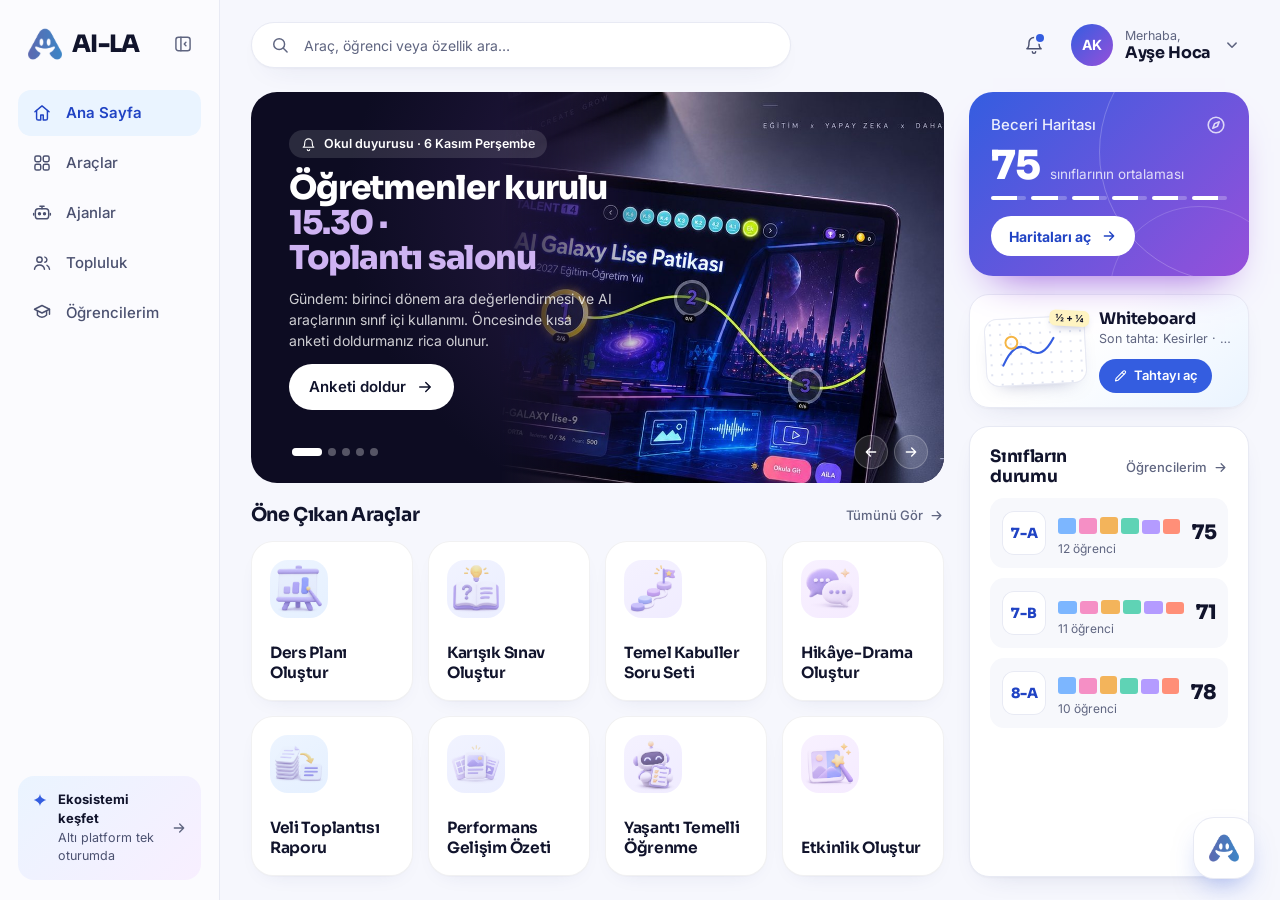
<file: ogretmen.html>
<!doctype html>
<html lang="tr">
<head>
  <meta charset="utf-8" />
  <meta name="viewport" content="width=device-width, initial-scale=1" />
  <title>Öğretmen · AI-LA</title>
  <meta name="theme-color" content="#f6f7fd" />
  <link rel="icon" type="image/png" href="assets/aila-mark.png" />
  <link rel="preconnect" href="https://fonts.googleapis.com" />
  <link rel="preconnect" href="https://fonts.gstatic.com" crossorigin />
  <link href="https://fonts.googleapis.com/css2?family=Inter:wght@400;500;600;700&family=Sora:wght@600;700;800&display=swap" rel="stylesheet" />
  <link rel="stylesheet" href="css/panel.css" />
  <link rel="stylesheet" href="css/ogretmen.css" />
  <link rel="stylesheet" href="css/ajanlar.css" />
  <link rel="stylesheet" href="css/koleksiyon.css" />
  <link rel="stylesheet" href="css/toolform.css" />
  <script type="module" src="js/ogretmen.js"></script>
</head>
<body>
<!-- tek çizgi ailesi (24px, 1.75 kalınlık, yuvarlak uç) -->
<svg width="0" height="0" style="position:absolute" aria-hidden="true">
  <defs>
    <symbol id="i-home" viewBox="0 0 24 24" fill="none" stroke="currentColor" stroke-width="1.75" stroke-linecap="round" stroke-linejoin="round"><path d="M3.5 10.5 12 3.5l8.5 7"/><path d="M5.5 9v9.5a2 2 0 0 0 2 2h3v-6h3v6h3a2 2 0 0 0 2-2V9"/></symbol>
    <symbol id="i-grid" viewBox="0 0 24 24" fill="none" stroke="currentColor" stroke-width="1.75" stroke-linecap="round" stroke-linejoin="round"><rect x="3.5" y="3.5" width="7" height="7" rx="2"/><rect x="13.5" y="3.5" width="7" height="7" rx="2"/><rect x="3.5" y="13.5" width="7" height="7" rx="2"/><rect x="13.5" y="13.5" width="7" height="7" rx="2"/></symbol>
    <symbol id="i-layers" viewBox="0 0 24 24" fill="none" stroke="currentColor" stroke-width="1.75" stroke-linecap="round" stroke-linejoin="round"><path d="m12 3 9 5-9 5-9-5z"/><path d="m3 12.5 9 5 9-5M3 16.5l9 5 9-5"/></symbol>
    <symbol id="i-compass" viewBox="0 0 24 24" fill="none" stroke="currentColor" stroke-width="1.75" stroke-linecap="round" stroke-linejoin="round"><circle cx="12" cy="12" r="8.5"/><path d="m15.5 8.5-2 5-5 2 2-5z"/></symbol>
    <symbol id="i-folder" viewBox="0 0 24 24" fill="none" stroke="currentColor" stroke-width="1.75" stroke-linecap="round" stroke-linejoin="round"><path d="M3.5 7.5a2 2 0 0 1 2-2h4l2 2.5h7a2 2 0 0 1 2 2v7.5a2 2 0 0 1-2 2h-13a2 2 0 0 1-2-2z"/></symbol>
    <symbol id="i-people" viewBox="0 0 24 24" fill="none" stroke="currentColor" stroke-width="1.75" stroke-linecap="round" stroke-linejoin="round"><circle cx="9" cy="8" r="3.2"/><path d="M3 19.5c.6-3.2 3-5 6-5s5.4 1.8 6 5"/><path d="M15.5 4.9a3.2 3.2 0 0 1 0 6.2M18 14.8c1.6.7 2.7 2.2 3 4.7"/></symbol>
    <symbol id="i-search" viewBox="0 0 24 24" fill="none" stroke="currentColor" stroke-width="1.75" stroke-linecap="round" stroke-linejoin="round"><circle cx="11" cy="11" r="6.5"/><path d="m16 16 4.5 4.5"/></symbol>
    <symbol id="i-bell" viewBox="0 0 24 24" fill="none" stroke="currentColor" stroke-width="1.75" stroke-linecap="round" stroke-linejoin="round"><path d="M6 9a6 6 0 1 1 12 0c0 6 2.5 7.5 2.5 7.5h-17S6 15 6 9"/><path d="M10 20a2 2 0 0 0 4 0"/></symbol>
    <symbol id="i-down" viewBox="0 0 24 24" fill="none" stroke="currentColor" stroke-width="2" stroke-linecap="round" stroke-linejoin="round"><path d="m6.5 9.5 5.5 5.5 5.5-5.5"/></symbol>
    <symbol id="i-arrow" viewBox="0 0 24 24" fill="none" stroke="currentColor" stroke-width="2" stroke-linecap="round" stroke-linejoin="round"><path d="M5 12h14M13 6l6 6-6 6"/></symbol>
    <symbol id="i-spark" viewBox="0 0 24 24" fill="currentColor"><path d="M12 2.5c.5 4.6 2.9 7 9.5 9.5-6.6 2.5-9 4.9-9.5 9.5-.5-4.6-2.9-7-9.5-9.5 6.6-2.5 9-4.9 9.5-9.5z"/></symbol>
    <symbol id="i-image" viewBox="0 0 24 24" fill="none" stroke="currentColor" stroke-width="1.75" stroke-linecap="round" stroke-linejoin="round"><rect x="3.5" y="4.5" width="17" height="15" rx="3"/><circle cx="9" cy="9.5" r="1.6"/><path d="m4 17 5-4.5 4 3.5 3-2.5 4.5 3.5"/></symbol>
    <symbol id="i-video" viewBox="0 0 24 24" fill="none" stroke="currentColor" stroke-width="1.75" stroke-linecap="round" stroke-linejoin="round"><rect x="3.5" y="5" width="17" height="14" rx="3"/><path d="M10.5 9.5v5l4.5-2.5z" fill="currentColor"/></symbol>
    <symbol id="i-chat" viewBox="0 0 24 24" fill="none" stroke="currentColor" stroke-width="1.75" stroke-linecap="round" stroke-linejoin="round"><path d="M4 5.5A2.5 2.5 0 0 1 6.5 3h11A2.5 2.5 0 0 1 20 5.5v8a2.5 2.5 0 0 1-2.5 2.5H10l-4.5 4v-4A1.5 1.5 0 0 1 4 14.5z"/><path d="M8.5 8.5h7M8.5 11.5h4.5"/></symbol>
    <symbol id="i-music" viewBox="0 0 24 24" fill="none" stroke="currentColor" stroke-width="1.75" stroke-linecap="round" stroke-linejoin="round"><path d="M9 17.5V5.5l10-2v12"/><circle cx="6.5" cy="17.5" r="2.5"/><circle cx="16.5" cy="15.5" r="2.5"/></symbol>
    <symbol id="i-code" viewBox="0 0 24 24" fill="none" stroke="currentColor" stroke-width="1.75" stroke-linecap="round" stroke-linejoin="round"><path d="m8.5 7.5-5 4.5 5 4.5M15.5 7.5l5 4.5-5 4.5M13.5 5l-3 14"/></symbol>
    <symbol id="i-cube" viewBox="0 0 24 24" fill="none" stroke="currentColor" stroke-width="1.75" stroke-linecap="round" stroke-linejoin="round"><path d="m12 3 8 4.5v9L12 21l-8-4.5v-9z"/><path d="m4 7.5 8 4.5 8-4.5M12 12v9"/></symbol>
    <symbol id="i-agent" viewBox="0 0 24 24" fill="none" stroke="currentColor" stroke-width="1.75" stroke-linecap="round" stroke-linejoin="round"><rect x="4" y="7" width="16" height="12" rx="3.5"/><path d="M12 7V4M9.5 4h5"/><circle cx="9" cy="13" r="1.2" fill="currentColor"/><circle cx="15" cy="13" r="1.2" fill="currentColor"/><path d="M2 12.5v2M22 12.5v2"/></symbol>
    <symbol id="i-template" viewBox="0 0 24 24" fill="none" stroke="currentColor" stroke-width="1.75" stroke-linecap="round" stroke-linejoin="round"><rect x="3.5" y="3.5" width="17" height="17" rx="3"/><path d="M3.5 9h17M9.5 9v11.5"/></symbol>
    <symbol id="i-book" viewBox="0 0 24 24" fill="none" stroke="currentColor" stroke-width="1.75" stroke-linecap="round" stroke-linejoin="round"><path d="M4 5.5A1.5 1.5 0 0 1 5.5 4H11v15H5.5A1.5 1.5 0 0 0 4 20.5z"/><path d="M20 5.5A1.5 1.5 0 0 0 18.5 4H13v15h5.5a1.5 1.5 0 0 1 1.5 1.5z"/></symbol>
    <symbol id="i-heart" viewBox="0 0 24 24" fill="none" stroke="currentColor" stroke-width="1.75" stroke-linecap="round" stroke-linejoin="round"><path d="M12 20s-7.5-4.6-7.5-10.2A4.3 4.3 0 0 1 12 7.3a4.3 4.3 0 0 1 7.5 2.5C19.5 15.4 12 20 12 20z"/></symbol>
    <symbol id="i-wand" viewBox="0 0 24 24" fill="none" stroke="currentColor" stroke-width="1.75" stroke-linecap="round" stroke-linejoin="round"><path d="m4 20 11-11M14 4v3M19.5 9.5h-3M17.5 5.5l-2 2M18 14v2M19 15h-2"/></symbol>
    <symbol id="i-mic" viewBox="0 0 24 24" fill="none" stroke="currentColor" stroke-width="1.75" stroke-linecap="round" stroke-linejoin="round"><rect x="9" y="3" width="6" height="11" rx="3"/><path d="M5.5 11a6.5 6.5 0 0 0 13 0M12 17.5V21"/></symbol>
    <symbol id="i-doc" viewBox="0 0 24 24" fill="none" stroke="currentColor" stroke-width="1.75" stroke-linecap="round" stroke-linejoin="round"><path d="M6.5 3h7l4 4v12.5a1.5 1.5 0 0 1-1.5 1.5h-9.5A1.5 1.5 0 0 1 5 19.5v-15A1.5 1.5 0 0 1 6.5 3z"/><path d="M13 3v4.5h4.5M8.5 12h7M8.5 15.5h5"/></symbol>
    <symbol id="i-slides" viewBox="0 0 24 24" fill="none" stroke="currentColor" stroke-width="1.75" stroke-linecap="round" stroke-linejoin="round"><rect x="3" y="4" width="18" height="12" rx="2.5"/><path d="M12 16v4M8.5 20h7M7 8.5h6M7 11.5h4"/></symbol>
    <symbol id="i-layout" viewBox="0 0 24 24" fill="none" stroke="currentColor" stroke-width="1.75" stroke-linecap="round" stroke-linejoin="round"><rect x="3.5" y="3.5" width="17" height="17" rx="3"/><path d="M3.5 9h17M9.5 9v11.5"/></symbol>
    <symbol id="i-sidebar" viewBox="0 0 24 24" fill="none" stroke="currentColor" stroke-width="1.75" stroke-linecap="round" stroke-linejoin="round"><rect x="3.5" y="4" width="17" height="16" rx="3"/><path d="M9.5 4v16M15.5 10l-2 2 2 2"/></symbol>
    <symbol id="i-user" viewBox="0 0 24 24" fill="none" stroke="currentColor" stroke-width="1.75" stroke-linecap="round" stroke-linejoin="round"><circle cx="12" cy="8" r="4"/><path d="M4.5 20.5c.8-4 3.8-6 7.5-6s6.7 2 7.5 6"/></symbol>
    <symbol id="i-mail" viewBox="0 0 24 24" fill="none" stroke="currentColor" stroke-width="1.75" stroke-linecap="round" stroke-linejoin="round"><rect x="3" y="5" width="18" height="14" rx="3"/><path d="m4 7.5 8 5.5 8-5.5"/></symbol>
    <symbol id="i-shield" viewBox="0 0 24 24" fill="none" stroke="currentColor" stroke-width="1.75" stroke-linecap="round" stroke-linejoin="round"><path d="M12 3 4.5 6v5.5c0 4.6 3.1 8 7.5 9.5 4.4-1.5 7.5-4.9 7.5-9.5V6z"/><path d="m9 12 2 2 4-4"/></symbol>
    <symbol id="i-lock" viewBox="0 0 24 24" fill="none" stroke="currentColor" stroke-width="1.75" stroke-linecap="round" stroke-linejoin="round"><rect x="4.5" y="10.5" width="15" height="10" rx="2.5"/><path d="M8 10.5V7.5a4 4 0 0 1 8 0v3"/></symbol>
    <symbol id="i-school" viewBox="0 0 24 24" fill="none" stroke="currentColor" stroke-width="1.75" stroke-linecap="round" stroke-linejoin="round"><path d="m12 3 9 4.5-9 4.5-9-4.5z"/><path d="M6.5 9.5v5c1.5 1.6 3.4 2.5 5.5 2.5s4-.9 5.5-2.5v-5M21 7.5v6"/></symbol>
    <symbol id="i-send" viewBox="0 0 24 24" fill="none" stroke="currentColor" stroke-width="2" stroke-linecap="round" stroke-linejoin="round"><path d="M12 19V5M6 11l6-6 6 6"/></symbol>
    <symbol id="i-eye" viewBox="0 0 24 24" fill="none" stroke="currentColor" stroke-width="1.75" stroke-linecap="round" stroke-linejoin="round"><path d="M2.5 12S6 5.5 12 5.5 21.5 12 21.5 12 18 18.5 12 18.5 2.5 12 2.5 12z"/><circle cx="12" cy="12" r="3"/></symbol>
    <symbol id="i-check" viewBox="0 0 24 24" fill="none" stroke="currentColor" stroke-width="2.2" stroke-linecap="round" stroke-linejoin="round"><path d="M5 12.5 10 17l9-10"/></symbol>
    <symbol id="i-camera" viewBox="0 0 24 24" fill="none" stroke="currentColor" stroke-width="1.75" stroke-linecap="round" stroke-linejoin="round"><path d="M4 8.5A2 2 0 0 1 6 6.5h2l1.5-2h5L16 6.5h2a2 2 0 0 1 2 2V17a2 2 0 0 1-2 2H6a2 2 0 0 1-2-2z"/><circle cx="12" cy="12.5" r="3.3"/></symbol>
    <symbol id="i-logout" viewBox="0 0 24 24" fill="none" stroke="currentColor" stroke-width="1.75" stroke-linecap="round" stroke-linejoin="round"><path d="M14 4h3.5A2.5 2.5 0 0 1 20 6.5v11a2.5 2.5 0 0 1-2.5 2.5H14"/><path d="M10 8l-4 4 4 4M6 12h9"/></symbol>
    <symbol id="i-plus" viewBox="0 0 24 24" fill="none" stroke="currentColor" stroke-width="2" stroke-linecap="round"><path d="M12 5v14M5 12h14"/></symbol>
    <symbol id="i-x" viewBox="0 0 24 24" fill="none" stroke="currentColor" stroke-width="2" stroke-linecap="round"><path d="M6 6l12 12M18 6 6 18"/></symbol>
    <symbol id="i-trash" viewBox="0 0 24 24" fill="none" stroke="currentColor" stroke-width="1.75" stroke-linecap="round" stroke-linejoin="round"><path d="M4.5 7h15M9.5 7V4.5h5V7M6.5 7l1 12.5a1.5 1.5 0 0 0 1.5 1.5h6a1.5 1.5 0 0 0 1.5-1.5l1-12.5"/></symbol>
    <symbol id="i-clip" viewBox="0 0 24 24" fill="none" stroke="currentColor" stroke-width="1.75" stroke-linecap="round" stroke-linejoin="round"><path d="m20 11.5-8.2 8.2a5 5 0 0 1-7.1-7.1l8.6-8.6a3.4 3.4 0 0 1 4.8 4.8l-8.6 8.6a1.7 1.7 0 0 1-2.4-2.4l7.9-7.9"/></symbol>
    <symbol id="i-shuffle" viewBox="0 0 24 24" fill="none" stroke="currentColor" stroke-width="1.75" stroke-linecap="round" stroke-linejoin="round"><path d="M3 7h3.5c2 0 3.2 1 4.3 2.7l2.4 4.6c1.1 1.7 2.3 2.7 4.3 2.7H21M18 14l3 3-3 3M3 17h3.5c1.4 0 2.4-.5 3.2-1.4M14.3 8.4c.8-.9 1.8-1.4 3.2-1.4H21M18 4l3 3-3 3"/></symbol>
    <symbol id="i-globe" viewBox="0 0 24 24" fill="none" stroke="currentColor" stroke-width="1.75" stroke-linecap="round" stroke-linejoin="round"><circle cx="12" cy="12" r="8.5"/><path d="M3.5 12h17M12 3.5c2.4 2.3 3.6 5.1 3.6 8.5s-1.2 6.2-3.6 8.5c-2.4-2.3-3.6-5.1-3.6-8.5S9.6 5.8 12 3.5z"/></symbol>
    <symbol id="i-star" viewBox="0 0 24 24" fill="none" stroke="currentColor" stroke-width="1.75" stroke-linejoin="round"><path d="m12 3.5 2.6 5.3 5.9.9-4.3 4.1 1 5.8-5.2-2.8-5.2 2.8 1-5.8-4.3-4.1 5.9-.9z"/></symbol>
    <symbol id="i-type" viewBox="0 0 24 24" fill="none" stroke="currentColor" stroke-width="1.75" stroke-linecap="round" stroke-linejoin="round"><path d="M5 6.5V5h14v1.5M12 5v14M9 19h6"/></symbol>
    <symbol id="i-pen" viewBox="0 0 24 24" fill="none" stroke="currentColor" stroke-width="1.75" stroke-linecap="round" stroke-linejoin="round"><path d="M16.5 3.5a2.1 2.1 0 0 1 3 3L8 18l-4 1 1-4z"/><path d="M14.5 5.5l3 3"/></symbol>
    <symbol id="i-undo" viewBox="0 0 24 24" fill="none" stroke="currentColor" stroke-width="1.75" stroke-linecap="round" stroke-linejoin="round"><path d="M9 14 4 9l5-5"/><path d="M4 9h10.5a5.5 5.5 0 0 1 0 11H11"/></symbol>
    <symbol id="i-share" viewBox="0 0 24 24" fill="none" stroke="currentColor" stroke-width="1.75" stroke-linecap="round" stroke-linejoin="round"><circle cx="18" cy="5.5" r="2.5"/><circle cx="6" cy="12" r="2.5"/><circle cx="18" cy="18.5" r="2.5"/><path d="m8.2 10.8 7.6-4.1M8.2 13.2l7.6 4.1"/></symbol>
    <symbol id="i-board" viewBox="0 0 24 24" fill="none" stroke="currentColor" stroke-width="1.75" stroke-linecap="round" stroke-linejoin="round"><rect x="3" y="4" width="18" height="12" rx="2"/><path d="M8 20l2-4M16 20l-2-4M7 11l3-3 2 2 4-4"/></symbol>
    <symbol id="i-marker" viewBox="0 0 24 24" fill="none" stroke="currentColor" stroke-width="1.75" stroke-linecap="round" stroke-linejoin="round"><path d="M9 14l-4 4h5l2-2M9 14l8-8a2.1 2.1 0 0 1 3 3l-8 8M9 14l3 3"/><path d="M3 21h18" opacity=".5"/></symbol>
    <symbol id="i-eraser" viewBox="0 0 24 24" fill="none" stroke="currentColor" stroke-width="1.75" stroke-linecap="round" stroke-linejoin="round"><path d="M8 20h12M5.5 16.5 14 8l5 5-6.5 6.5H8.5z"/><path d="M10 12l5 5"/></symbol>
    <symbol id="i-note" viewBox="0 0 24 24" fill="none" stroke="currentColor" stroke-width="1.75" stroke-linecap="round" stroke-linejoin="round"><path d="M4 5.5A1.5 1.5 0 0 1 5.5 4h13A1.5 1.5 0 0 1 20 5.5V14l-6 6H5.5A1.5 1.5 0 0 1 4 18.5z"/><path d="M14 20v-4.5a1.5 1.5 0 0 1 1.5-1.5H20M8 9h8M8 12.5h5"/></symbol>
    <symbol id="i-download" viewBox="0 0 24 24" fill="none" stroke="currentColor" stroke-width="1.75" stroke-linecap="round" stroke-linejoin="round"><path d="M12 4v11M7 10l5 5 5-5M5 20h14"/></symbol>
    <symbol id="i-key" viewBox="0 0 24 24" fill="none" stroke="currentColor" stroke-width="1.75" stroke-linecap="round" stroke-linejoin="round"><circle cx="8" cy="15" r="4"/><path d="m11 12 8.5-8.5M16 7l3 3M18.5 4.5l2 2"/></symbol>
    <symbol id="i-inbox" viewBox="0 0 24 24" fill="none" stroke="currentColor" stroke-width="1.75" stroke-linecap="round" stroke-linejoin="round"><path d="M3.5 13.5 6 5h12l2.5 8.5V18a1.5 1.5 0 0 1-1.5 1.5H5A1.5 1.5 0 0 1 3.5 18z"/><path d="M3.5 13.5h5l1.5 2.5h4l1.5-2.5h5"/></symbol>
    <symbol id="i-hand" viewBox="0 0 24 24" fill="none" stroke="currentColor" stroke-width="1.75" stroke-linecap="round" stroke-linejoin="round"><path d="M8 13V5.5a1.5 1.5 0 0 1 3 0V12M11 11V4.5a1.5 1.5 0 0 1 3 0V11M14 11V6.5a1.5 1.5 0 0 1 3 0V14a7 7 0 0 1-7 7c-2.5 0-4-1-5.3-2.8L3.2 15a1.5 1.5 0 0 1 2.4-1.8L8 15.5"/></symbol>
    <symbol id="i-pointer" viewBox="0 0 24 24" fill="none" stroke="currentColor" stroke-width="1.75" stroke-linecap="round" stroke-linejoin="round"><path d="m5 3 14 7.5-6.2 1.6L9.5 18.5z"/></symbol>
    <symbol id="i-sq" viewBox="0 0 24 24" fill="none" stroke="currentColor" stroke-width="1.75"><rect x="4" y="5" width="16" height="14" rx="2.5"/></symbol>
    <symbol id="i-diamond" viewBox="0 0 24 24" fill="none" stroke="currentColor" stroke-width="1.75" stroke-linejoin="round"><path d="M12 3.5 20.5 12 12 20.5 3.5 12z"/></symbol>
    <symbol id="i-circle" viewBox="0 0 24 24" fill="none" stroke="currentColor" stroke-width="1.75"><circle cx="12" cy="12" r="8.5"/></symbol>
    <symbol id="i-arrow-ne" viewBox="0 0 24 24" fill="none" stroke="currentColor" stroke-width="1.75" stroke-linecap="round" stroke-linejoin="round"><path d="M5 19 19 5M9 5h10v10"/></symbol>
    <symbol id="i-line" viewBox="0 0 24 24" fill="none" stroke="currentColor" stroke-width="1.75" stroke-linecap="round"><path d="M5 19 19 5"/></symbol>
    <symbol id="i-fit" viewBox="0 0 24 24" fill="none" stroke="currentColor" stroke-width="1.75" stroke-linecap="round" stroke-linejoin="round"><path d="M4 9V4h5M20 9V4h-5M4 15v5h5M20 15v5h-5"/></symbol>
    <symbol id="i-expand" viewBox="0 0 24 24" fill="none" stroke="currentColor" stroke-width="1.75" stroke-linecap="round" stroke-linejoin="round"><path d="M14 4h6v6M10 20H4v-6M20 4l-7 7M4 20l7-7"/></symbol>
    <symbol id="i-more" viewBox="0 0 24 24" fill="currentColor"><circle cx="5.5" cy="12" r="1.8"/><circle cx="12" cy="12" r="1.8"/><circle cx="18.5" cy="12" r="1.8"/></symbol>
    <symbol id="i-chart" viewBox="0 0 24 24" fill="none" stroke="currentColor" stroke-width="1.75" stroke-linecap="round" stroke-linejoin="round"><path d="M4 20V4M4 20h16M8 16v-4M12 16V8M16 16v-6"/></symbol>
    <symbol id="i-info" viewBox="0 0 24 24" fill="none" stroke="currentColor" stroke-width="1.9" stroke-linecap="round"><circle cx="12" cy="12" r="8.5"/><path d="M12 11v5.5M12 7.8v.01"/></symbol>
    <symbol id="i-calendar" viewBox="0 0 24 24" fill="none" stroke="currentColor" stroke-width="1.75" stroke-linecap="round" stroke-linejoin="round"><rect x="3.5" y="5" width="17" height="15.5" rx="2.5"/><path d="M3.5 10h17M8 3v4M16 3v4"/></symbol>
  </defs>
</svg>

<div class="app">
  <aside class="side">
    <div class="side-head">
      <a class="brand" href="#ana"><img src="assets/aila-mark.png" alt="" width="34" height="34"><span>AI-LA</span></a>
      <button type="button" class="side-toggle" aria-expanded="true" aria-controls="side-nav" aria-label="Menüyü daralt" data-side-toggle><svg class="icon" aria-hidden="true"><use href="#i-sidebar" /></svg></button>
    </div>
    <nav id="side-nav" aria-label="Ana menü">
      <ul class="nav">
        <li><a href="#ana" data-nav="ana" title="Ana Sayfa"><svg class="icon"><use href="#i-home" /></svg><span class="nav-label">Ana Sayfa</span></a></li>
        <li><a href="#araclar" data-nav="araclar" title="Araçlar"><svg class="icon"><use href="#i-grid" /></svg><span class="nav-label">Araçlar</span></a></li>
        <li><a href="#ajanlar" data-nav="ajanlar" title="Ajanlar"><svg class="icon"><use href="#i-agent" /></svg><span class="nav-label">Ajanlar</span></a></li>
        <li><a href="#topluluk" data-nav="topluluk" title="Topluluk"><svg class="icon"><use href="#i-people" /></svg><span class="nav-label">Topluluk</span></a></li>
        <li><a href="#ogrencilerim" data-nav="ogrencilerim" title="Öğrencilerim"><svg class="icon"><use href="#i-school" /></svg><span class="nav-label">Öğrencilerim</span></a></li>
      </ul>
    </nav>
    <a class="side-more" href="#ekosistem" title="Ekosistemi keşfet">
      <svg class="icon" aria-hidden="true"><use href="#i-spark" /></svg>
      <span><strong>Ekosistemi keşfet</strong><span>Altı platform tek oturumda</span></span>
      <svg class="icon go" aria-hidden="true"><use href="#i-arrow" /></svg>
    </a>
  </aside>

  <div class="content">
    <header class="bar">
      <label class="search"><svg class="icon" aria-hidden="true"><use href="#i-search" /></svg><input type="search" placeholder="Araç, öğrenci veya özellik ara…" aria-label="Ara" data-search></label>
      <button type="button" class="icon-btn" aria-label="Bildirimler"><svg class="icon"><use href="#i-bell" /></svg><span class="dot"></span></button>
      <a class="user" href="#profil" aria-label="Profil">
        <span class="avatar" data-avatar>AK</span>
        <span class="user-name"><span>Merhaba,</span><strong data-name>Ayşe Hoca</strong></span>
        <svg class="icon" aria-hidden="true"><use href="#i-down" /></svg>
      </a>
    </header>

    <!-- ana sayfa: öğrencideki "görevlerim" karuselinin yerinde whiteboard; sağda beceri haritası ve sınıflar -->
    <div class="view home" data-view="ana">
      <main class="main">
        <!-- bu hafta: duyurular, öğrencilere verilen haftanın görevi, yönlendirme, haftanın sözü (js/ogretmen.js T_SLIDES) -->
        <section class="hero week" aria-roledescription="karusel" aria-label="Bu hafta" data-week>
          <h1 class="sr-only">Ana sayfa</h1>
          <div class="slides" data-slides aria-live="off"></div>
          <div class="week-nav">
            <div class="dots" role="tablist" aria-label="Slaytlar" data-dots></div>
            <button type="button" class="wk-btn" aria-label="Önceki" data-prev><svg class="icon" aria-hidden="true"><use href="#i-arrow" /></svg></button>
            <button type="button" class="wk-btn" aria-label="Sonraki" data-next><svg class="icon" aria-hidden="true"><use href="#i-arrow" /></svg></button>
          </div>
        </section>
        <section class="tools" aria-labelledby="tools-h">
          <div class="head"><h2 id="tools-h">Öne Çıkan Araçlar</h2><a href="#araclar">Tümünü Gör<svg class="icon" aria-hidden="true"><use href="#i-arrow" /></svg></a></div>
          <ul class="tool-grid" data-tools></ul>
        </section>
      </main>
      <aside class="rail">
        <a class="kt" href="#beceri" aria-labelledby="kt-h">
          <span class="kt-top"><span id="kt-h">Beceri Haritası</span><svg class="icon" aria-hidden="true"><use href="#i-compass" /></svg></span>
          <span class="kt-score"><strong data-all-avg>78</strong><span>sınıflarının ortalaması</span></span>
          <span class="kt-bars" data-kt-bars aria-hidden="true"></span>
          <span class="kt-btn">Haritaları aç<svg class="icon" aria-hidden="true"><use href="#i-arrow" /></svg></span>
        </a>
        <!-- whiteboard: öğrenci panelinde haftanın görevinin durduğu yer -->
        <a class="wb-card" href="#whiteboard" aria-labelledby="wbc-h">
          <span class="wbc-board" aria-hidden="true"><svg viewBox="0 0 120 70"><path d="M10 54c12-24 26-34 40-22s26 4 38-16" fill="none" stroke="currentColor" stroke-width="3.2" stroke-linecap="round"/><circle cx="24" cy="20" r="9" fill="none" stroke="#f5b544" stroke-width="3"/></svg><i class="wbc-note">½ + ¼</i></span>
          <span class="wbc-t"><strong id="wbc-h">Whiteboard</strong><span data-wb-last>Son tahta: Kesirler · dün</span></span>
          <span class="wbc-go"><svg class="icon" aria-hidden="true"><use href="#i-pen" /></svg>Tahtayı aç</span>
        </a>
        <section class="acts cls-mini" aria-labelledby="clsm-h">
          <div class="head"><h2 id="clsm-h">Sınıfların durumu</h2><a href="#ogrencilerim">Öğrencilerim<svg class="icon" aria-hidden="true"><use href="#i-arrow" /></svg></a></div>
          <ul data-cls-mini></ul>
        </section>
      </aside>
    </div>

    <!-- whiteboard: whitelabel tahtasının araçları (js/whiteboard.js); tam ekran ve küçült -->
    <section class="view page wb" data-view="whiteboard" aria-labelledby="wb-h" hidden>
      <div class="wb-top">
        <a class="tani-back wb-back" href="#ana"><svg class="icon" aria-hidden="true"><use href="#i-arrow" /></svg>Ana sayfa</a>
        <h1 id="wb-h" class="wb-title"><input value="Kesirler" aria-label="Tahta adı" data-wb-name></h1>
        <div class="wb-actions">
          <button type="button" class="wb-ib" aria-label="Geri al (Ctrl+Z)" title="Geri al (Ctrl+Z)" data-wb-undo><svg class="icon"><use href="#i-undo" /></svg></button>
          <button type="button" class="wb-ib flip" aria-label="İleri al (Ctrl+Y)" title="İleri al (Ctrl+Y)" data-wb-redo><svg class="icon"><use href="#i-undo" /></svg></button>
          <button type="button" class="btn-primary wb-full" aria-pressed="false" aria-label="Tam ekran" title="Tam ekran (F)" data-wb-full><svg class="icon" aria-hidden="true"><use href="#i-expand" /></svg><span>Tam ekran</span></button>
        </div>
      </div>
      <div class="wb-stage" data-wb-stage>
        <canvas data-wb-canvas></canvas>
        <textarea class="wb-editor" data-wb-editor aria-label="Metin" spellcheck="false"></textarea>
        <div class="wb-tools" role="toolbar" aria-label="Tahta araçları">
          <button type="button" class="wb-tool" aria-pressed="false" data-tool="el" title="El / kaydır (H, Boşluk)"><svg class="icon"><use href="#i-hand" /></svg><kbd>H</kbd></button>
          <button type="button" class="wb-tool" aria-pressed="false" data-tool="secim" title="Seçim (V)"><svg class="icon"><use href="#i-pointer" /></svg><kbd>V</kbd></button>
          <span class="wb-sep"></span>
          <button type="button" class="wb-tool" aria-pressed="false" data-tool="dikdortgen" title="Dikdörtgen (R)"><svg class="icon"><use href="#i-sq" /></svg><kbd>R</kbd></button>
          <button type="button" class="wb-tool" aria-pressed="false" data-tool="elmas" title="Elmas (D)"><svg class="icon"><use href="#i-diamond" /></svg><kbd>D</kbd></button>
          <button type="button" class="wb-tool" aria-pressed="false" data-tool="elips" title="Elips (O)"><svg class="icon"><use href="#i-circle" /></svg><kbd>O</kbd></button>
          <button type="button" class="wb-tool" aria-pressed="false" data-tool="ok" title="Ok (A)"><svg class="icon"><use href="#i-arrow-ne" /></svg><kbd>A</kbd></button>
          <button type="button" class="wb-tool" aria-pressed="false" data-tool="cizgi" title="Çizgi (L)"><svg class="icon"><use href="#i-line" /></svg><kbd>L</kbd></button>
          <button type="button" class="wb-tool" aria-pressed="true" data-tool="kalem" title="Kalem (P)"><svg class="icon"><use href="#i-pen" /></svg><kbd>P</kbd></button>
          <button type="button" class="wb-tool" aria-pressed="false" data-tool="metin" title="Metin (T)"><svg class="icon"><use href="#i-type" /></svg><kbd>T</kbd></button>
          <button type="button" class="wb-tool" aria-pressed="false" data-tool="not" title="Yapışkan not (N)"><svg class="icon"><use href="#i-note" /></svg><kbd>N</kbd></button>
          <button type="button" class="wb-tool" data-tool="gorsel" title="Görsel ekle (I)"><svg class="icon"><use href="#i-image" /></svg><kbd>I</kbd></button>
          <span class="wb-sep"></span>
          <button type="button" class="wb-tool" aria-pressed="false" data-tool="silgi" title="Silgi (E)"><svg class="icon"><use href="#i-eraser" /></svg><kbd>E</kbd></button>
        </div>
        <div class="wb-props" aria-label="Biçim">
          <span class="wb-colors" data-wb-colors></span>
          <span class="wb-sep h"></span>
          <span class="wb-sizes" data-wb-sizes></span>
          <button type="button" class="wb-fillbtn" aria-pressed="false" title="Şekli doldur" data-wb-fill><i></i>Dolgu</button>
        </div>
        <div class="wb-zoombar">
          <button type="button" aria-label="Uzaklaştır" data-wb-zout>−</button>
          <button type="button" class="wb-zv" title="100% yap" data-wb-zoom>100%</button>
          <button type="button" aria-label="Yakınlaştır" data-wb-zin>+</button>
          <button type="button" aria-label="Tümünü sığdır" title="Tümünü sığdır" data-wb-fit><svg class="icon"><use href="#i-fit" /></svg></button>
        </div>
        <div class="wb-io">
          <button type="button" data-wb-clear><svg class="icon" aria-hidden="true"><use href="#i-trash" /></svg>Temizle</button>
          <button type="button" data-wb-save><svg class="icon" aria-hidden="true"><use href="#i-download" /></svg>Kaydet</button>
          <button type="button" data-wb-load><svg class="icon" aria-hidden="true"><use href="#i-folder" /></svg>Yükle</button>
          <button type="button" data-wb-png><svg class="icon" aria-hidden="true"><use href="#i-image" /></svg>PNG</button>
        </div>
        <p class="wb-hint">Tekerlek: yakınlaş · Boşluk + sürükle: kaydır · Ctrl+V: ekran görüntüsü yapıştır · Görseli sürükle-bırak · Delete: sil</p>
        <input type="file" accept="image/*" hidden data-wb-img>
        <input type="file" accept=".json,application/json" hidden data-wb-file>
      </div>
    </section>

    <!-- araçlar: Araçlar + ürettiklerinin koleksiyonu (klasör, filtre, sıralama) -->
    <section class="view page fit tools-page" data-view="araclar" aria-labelledby="araclar-h" hidden>
      <div class="page-head">
        <div><h1 id="araclar-h">Araçlar</h1><p>Okulunun açtığı yapay zekâ araçları ve ürettiklerin tek yerde.</p></div>
        <div class="seg-tabs" role="tablist" aria-label="Araçlar sekmeleri">
          <button type="button" role="tab" aria-selected="true" data-tab="arac">Araçlar</button>
          <button type="button" role="tab" aria-selected="false" data-tab="koleksiyon">Koleksiyonum <b data-col-count>0</b></button>
        </div>
      </div>
      <div class="tab-pane" data-pane="arac">
        <div class="chips" role="group" aria-label="Kategori" data-tool-chips></div>
        <ul class="tool-grid all" data-all-tools></ul>
        <p class="empty" data-tools-empty hidden>Bu aramayla eşleşen araç yok.</p>
      </div>
      <!-- koleksiyon: mevcut uygulamadaki iki ayrı filtre (araç açılır listesi + öğrenme çıktısı penceresi) tek çubukta;
           kütüphane (tümü, paylaşılanlar, atananlar) + klasörler solda; kartta Aç / Sınıfa ata / Paylaş / Klasör; sayfalama yerine "daha fazla" -->
      <div class="tab-pane col" data-pane="koleksiyon" hidden>
        <aside class="col-side">
          <p class="col-side-h">Kütüphane</p>
          <ul class="col-folders" data-col-lib></ul>
          <p class="col-side-h fh">Klasörlerim</p>
          <ul class="col-folders" data-col-folders></ul>
          <button type="button" class="col-new" data-col-new><svg class="icon" aria-hidden="true"><use href="#i-plus" /></svg>Yeni klasör</button>
        </aside>
        <div class="col-main">
          <div class="col-bar">
            <label class="search col-q"><svg class="icon" aria-hidden="true"><use href="#i-search" /></svg><input type="search" placeholder="Üretimlerde ara…" aria-label="Üretimlerde ara" data-col-q></label>
            <label class="fsel"><span>Araç</span><select data-col-tool></select></label>
            <label class="fsel"><span>Sınıf</span><select data-col-grade></select></label>
            <label class="fsel"><span>Ders</span><select data-col-ders></select></label>
            <button type="button" class="fchip" aria-pressed="false" data-col-assignable><svg class="icon" aria-hidden="true"><use href="#i-check" /></svg>Atanabilir</button>
            <label class="fsel"><span>Sırala</span><select data-col-sort><option value="yeni">En yeni</option><option value="eski">En eski</option><option value="ad">Ada göre</option></select></label>
            <div class="vtoggle" role="group" aria-label="Görünüm"><button type="button" aria-pressed="true" aria-label="Kart" data-col-view="grid"><svg class="icon"><use href="#i-grid" /></svg></button><button type="button" aria-pressed="false" aria-label="Liste" data-col-view="list"><svg class="icon"><use href="#i-layers" /></svg></button></div>
          </div>
          <div class="col-active" data-col-active></div>
          <div class="col-scroll">
            <ul class="col-grid" data-col-grid></ul>
            <p class="empty" data-col-empty hidden>Bu filtrelerle eşleşen üretim yok. <button type="button" class="linkish" data-col-clear>Filtreleri temizle</button></p>
            <div class="col-more" data-col-more></div>
          </div>
        </div>
        <dialog class="pf-dlg rs-dlg" aria-labelledby="as-h" data-as-dlg>
          <form method="dialog" data-as-form>
            <div class="pf-card-head"><h2 id="as-h" data-as-title>Sınıfa ata</h2></div>
            <p class="rs-text" data-as-text></p>
            <div class="k-fields" data-as-fields></div>
            <div class="pf-actions"><span class="pf-saved" role="status" data-as-status></span><button type="button" class="btn-ghost" data-as-close>Vazgeç</button><button type="submit" class="btn-primary" data-as-ok>Ata</button></div>
          </form>
        </dialog>
      </div>
    </section>

    <!-- araç formu: #arac/<id>; içerik js/toolform.js ile kurulur -->
    <section class="view page tf" data-view="arac" aria-labelledby="tf-h" hidden></section>

    <!-- ajanlar (js/agents.js, yöneticiyle aynı yapı): zamanlanmış çalışır, çıktıyı burada bırakır. Kart: ⓘ bilgi, takvim, son çıktı; pencere: zamanlama + girdi + talimat + geçmiş -->
    <section class="view page fit agp" data-view="ajanlar" aria-labelledby="aj-h" hidden>
      <div class="page-head">
        <div><h1 id="aj-h">Ajanlar</h1><p>Düzenli tekrar eden işler için. Gününü, saatini ve talimatını planlayıp kaydedin; AI-LA ajanı bu plana göre çalıştırır, çıktılar burada toplanır.</p></div>
        <span class="sync" data-ag-today></span>
      </div>
      <div class="ag-wrap">
        <ul class="ag-grid" data-ag></ul>
        <aside class="ag-feed" aria-labelledby="agf-h">
          <div class="dcard-h"><div><h2 id="agf-h">Son çıktılar</h2><p data-ag-feed-sub></p></div></div>
          <ol class="agf-list" data-ag-feed></ol>
        </aside>
      </div>
      <div class="ag-pop" role="dialog" aria-label="Ajan hakkında" data-ag-pop hidden></div>
      <dialog class="ag-dlg" aria-labelledby="agd-h" data-ag-dlg>
        <div class="agd-head">
          <span class="tool-art" data-agd-art></span>
          <div><h2 id="agd-h" data-agd-name></h2><p data-agd-desc></p></div>
          <button type="button" class="ac-close" aria-label="Kapat" data-agd-close><svg class="icon"><use href="#i-x" /></svg></button>
        </div>
        <div class="seg-tabs sm" role="tablist" aria-label="Ajan">
          <button type="button" role="tab" aria-selected="true" data-agtab="ayar">Zamanlama ve talimat</button>
          <button type="button" role="tab" aria-selected="false" data-agtab="cikti">Çıktılar <b data-agd-count></b></button>
          <button type="button" role="tab" aria-selected="false" data-agtab="bilgi">Ne yapar?</button>
        </div>
        <form class="agd-body" data-agpane="ayar" data-ag-form></form>
        <div class="agd-body" data-agpane="cikti" hidden><ol class="ago-list" data-ag-outs></ol></div>
        <div class="agd-body" data-agpane="bilgi" hidden data-ag-info></div>
      </dialog>
    </section>

    <!-- ekosistem: sol alttaki kartla açılır -->
    <section class="view page fit" data-view="ekosistem" aria-labelledby="eko-h" hidden>
      <div class="page-head">
        <div><h1 id="eko-h">Ekosistem</h1><p>Tek oturumla geçtiğin platformlar. Öğrencilerinin buradaki çalışmaları beceri haritalarını besler.</p></div>
      </div>
      <ul class="eco-grid" data-eco></ul>
    </section>

    <!-- topluluk -->
    <section class="view page" data-view="topluluk" aria-labelledby="com-h" hidden>
      <div class="page-head">
        <div><h1 id="com-h">Topluluk</h1><p>Okulundaki öğretmenlerin ve öğrencilerin paylaştığı çalışmalar.</p></div>
      </div>
      <div class="com">
        <ul class="feed" data-feed></ul>
        <aside class="com-side">
          <a class="challenge" href="#">
            <span class="ch-top">Haftanın öğretmen paylaşımı</span>
            <strong>AI ile farklılaştırılmış çalışma kâğıdı</strong>
            <span>Aynı konuyu üç seviyede hazırlayan ders planı şablonunu kendi sınıfına uyarla.</span>
            <span class="ch-meta"><b>18</b> öğretmen kullandı</span>
            <span class="kt-btn">İncele<svg class="icon" aria-hidden="true"><use href="#i-arrow" /></svg></span>
          </a>
          <section class="top-list" aria-labelledby="top-h">
            <h2 id="top-h">Bu hafta öne çıkanlar</h2>
            <ol data-top></ol>
          </section>
        </aside>
      </div>
    </section>

    <!-- öğrencilerim: sınıflar + sınıfı olmayanlar havuzu; her öğrencide beceri haritası ve parola sıfırla -->
    <section class="view page fit stu" data-view="ogrencilerim" aria-labelledby="stu-h" hidden>
      <div class="page-head">
        <div><h1 id="stu-h">Öğrencilerim</h1><p>Sınıflarındaki öğrenciler; sınıfı olmayanlar havuzda bekler.</p></div>
        <label class="search stu-search"><svg class="icon" aria-hidden="true"><use href="#i-search" /></svg><input type="search" placeholder="Öğrenci ara…" aria-label="Öğrenci ara" data-stu-q></label>
      </div>
      <div class="stu-wrap">
        <aside class="stu-side">
          <p class="col-side-h">Sınıflar</p>
          <ul class="stu-cls" data-stu-cls></ul>
        </aside>
        <div class="stu-main">
          <div class="stu-head" data-stu-head></div>
          <div class="stu-table" role="table" aria-label="Öğrenci listesi">
            <div class="stu-row th" role="row"><span role="columnheader">Öğrenci</span><span role="columnheader">Beceri puanı</span><span role="columnheader">Son giriş</span><span role="columnheader" class="r">İşlemler</span></div>
            <div class="stu-body" data-stu-body></div>
          </div>
        </div>
      </div>
      <dialog class="pf-dlg rs-dlg" aria-labelledby="rs-h" data-rs-dlg>
        <form method="dialog">
          <img class="pf-art" src="assets/profil/p03.png" alt="" onerror="this.remove()">
          <div class="pf-card-head"><h2 id="rs-h">Parolayı sıfırla</h2></div>
          <p class="rs-text" data-rs-text></p>
          <div class="rs-pass" data-rs-pass hidden><span>Geçici parola</span><b data-rs-code></b><small>Öğrenci ilk girişte yeni parola belirleyecek.</small></div>
          <div class="pf-actions"><button type="button" class="btn-ghost" data-rs-close>Kapat</button><button type="button" class="btn-primary" data-rs-ok>Sıfırla</button></div>
        </form>
      </dialog>
    </section>

    <!-- beceri haritası: #beceri (sınıflar), #beceri/<sınıf> (öğrenciler), #beceri/ogr/<id> (öğrencinin haritası + platform raporları) -->
    <section class="view page fit bm" data-view="beceri" aria-labelledby="bm-h" hidden>
      <div class="page-head">
        <div><nav class="crumbs" aria-label="Konum" data-bm-crumbs></nav><h1 id="bm-h" data-bm-title>Beceri Haritası</h1><p data-bm-sub>Sınıflarının Maarif Modeli’nin altı beceri alanındaki durumu.</p></div>
      </div>
      <div class="bm-body" data-bm-body></div>
      <div class="km bm-map" data-bm-map hidden>
        <div class="km-side">
          <div class="km-score"><strong data-km-score>0</strong><span>genel beceri puanı<br><b data-km-meta>7-A · 6 platform</b></span></div>
          <div class="seg-tabs sm" role="tablist" aria-label="Görünüm"><button type="button" role="tab" aria-selected="true" data-kmtab="karne">Beceri karnesi</button><button type="button" role="tab" aria-selected="false" data-kmtab="rapor">Platform raporları</button></div>
          <div data-kmpane="karne"><ul class="karne" role="listbox" aria-label="Beceri karnesi" data-karne></ul><p class="advice-line"><span>Öneri</span> <span data-advice></span></p></div>
          <ul class="reports" data-kmpane="rapor" data-reports hidden></ul>
        </div>
        <div class="km-stage" data-km-stage></div>
      </div>
    </section>

    <!-- formlar: #formlar/tani ve #formlar/gelisim; profildeki iki karttan açılır (js: FORMS) -->
    <section class="view page tani" data-view="formlar" aria-labelledby="tani-h" hidden>
      <header class="tani-top">
        <a class="tani-back" href="#profil"><svg class="icon" aria-hidden="true"><use href="#i-arrow" /></svg>Profil</a>
        <div class="tani-title"><h1 id="tani-h" data-form-title>Sizi tanıyalım</h1><span data-form-sub>Yaklaşık 3 dakika</span></div>
        <ol class="tani-dots" aria-label="Adımlar" data-tani-dots></ol>
      </header>
      <div class="tani-card">
        <div class="tani-art" aria-hidden="true">
          <span class="tani-blob b1"></span><span class="tani-blob b2"></span>
          <img src="assets/profil/p05a.png" alt="" data-tani-art>
          <span class="tani-count" data-tani-count>1 / 6</span>
        </div>
        <form class="tani-body" data-tani-form novalidate>
          <div class="tani-step" data-tani-step aria-live="polite"></div>
          <div class="tani-nav">
            <button type="button" class="round-btn" aria-label="Geri" data-tani-prev><svg class="icon" aria-hidden="true"><use href="#i-arrow" /></svg></button>
            <span class="tani-hint" data-tani-hint></span>
            <button type="button" class="tani-skip" data-tani-skip>Atla</button>
            <button type="submit" class="tani-next" data-tani-next><span data-tani-next-label>Başlayalım</span><span class="tani-next-ic"><svg class="icon" aria-hidden="true"><use href="#i-arrow" /></svg></span></button>
          </div>
        </form>
      </div>
    </section>

    <!-- profil: üst sağdaki addan açılır. Masaüstünde tek ekran, kaydırma yok. -->
    <section class="view page profile" data-view="profil" aria-labelledby="pf-h" hidden>
      <div class="pf-cover">
        <div class="pf-id">
          <div class="pf-avatar-wrap">
            <span class="avatar xl" data-avatar>AK</span>
            <button type="button" class="pf-cam" aria-label="Avatarı değiştir" aria-haspopup="menu" aria-expanded="false" data-av-btn><svg class="icon" aria-hidden="true"><use href="#i-camera" /></svg></button>
            <div class="av-menu" role="menu" data-av-menu hidden>
              <button type="button" role="menuitem" data-av="upload"><svg class="icon" aria-hidden="true"><use href="#i-camera" /></svg>Fotoğraf yükle</button>
              <div class="av-presets" aria-label="Hazır avatarlar">
                <button type="button" role="menuitem" aria-label="Kedi avatarı" data-av="assets/kedi-yuz.png"><img src="assets/kedi-yuz.png" alt=""></button>
                <button type="button" role="menuitem" aria-label="AI-LA avatarı" data-av="assets/aila-maskot.png"><img src="assets/aila-maskot.png" alt=""></button>
              </div>
              <button type="button" role="menuitem" class="av-remove" data-av="remove"><svg class="icon" aria-hidden="true"><use href="#i-trash" /></svg>Kaldır, baş harfler kalsın</button>
            </div>
            <input type="file" accept="image/*" hidden data-av-file>
          </div>
          <div class="pf-name">
            <h1 id="pf-h" data-fullname>Ayşe Kaya</h1>
            <p><span class="pf-badge">Öğretmen</span><span>Fen Bilimleri</span><span>Demo Okulları</span></p>
          </div>
        </div>
        <div class="pf-stats">
          <div><strong>3</strong><span>sınıf</span></div>
          <div><strong data-stu-total>84</strong><span>öğrenci</span></div>
          <div><strong>42</strong><span>üretim</span></div>
          <img class="pf-trophy" src="assets/profil/p08.png" alt="" onerror="this.remove()">
        </div>
      </div>

      <div class="pf-grid">
        <form class="pf-card pf-form" data-pf-form novalidate>
          <img class="pf-art" src="assets/profil/p01.png" alt="" onerror="this.remove()">
          <div class="pf-card-head"><h2>Kişisel bilgiler</h2><span class="pf-hint">Okul yönetimi ve öğrencilerin görür</span></div>
          <div class="pf-fields">
            <label class="fld wide"><span>Ad soyad</span><input name="ad" value="Ayşe Kaya" autocomplete="name" required data-pf-ad></label>
            <div class="fld ro"><span>E-posta</span><span class="ro-box"><svg class="icon" aria-hidden="true"><use href="#i-mail" /></svg><span>ayse.kaya@demo.ai-la.ai</span><svg class="icon lock" aria-label="Okul tarafından yönetilir"><use href="#i-lock" /></svg></span></div>
            <div class="fld ro"><span>Branş</span><span class="ro-box"><svg class="icon" aria-hidden="true"><use href="#i-school" /></svg><span>Fen Bilimleri · 7-A, 7-B, 8-A</span><svg class="icon lock" aria-label="Okul tarafından yönetilir"><use href="#i-lock" /></svg></span></div>
            <label class="fld wide about"><span>Hakkımda <em data-pf-count>0/120</em></span><textarea name="hakkimda" rows="2" maxlength="120" data-pf-about placeholder="Kendinizden kısaca bahsedin">Deneylerle öğrenmeyi seven bir fen öğretmeniyim.</textarea></label>
            <fieldset class="fld wide"><legend>İlgi alanlarınız <em>en çok 5</em></legend><div class="pf-tags" data-pf-tags></div></fieldset>
          </div>
          <div class="pf-actions"><span class="pf-saved" role="status" data-pf-status></span><button type="submit" class="btn-primary">Kaydet</button></div>
        </form>

        <div class="pf-col forms2">
          <!-- profil altındaki iki form: #formlar/tani ve #formlar/gelisim -->
          <a class="pf-tile form-tile sm" href="#formlar/tani" data-form-link="tani">
            <span class="tile-eyebrow">3 dakika</span>
            <strong>Sizi tanıyalım</strong>
            <span class="tile-text">Branşınız, kademeleriniz ve yapay zekâyı nasıl kullandığınız.</span>
            <img class="tile-art" src="assets/profil/p05a.png" alt="" onerror="this.remove()">
            <span class="tile-go">Forma git<svg class="icon" aria-hidden="true"><use href="#i-arrow" /></svg></span>
          </a>
          <a class="pf-tile form-tile sm alt" href="#formlar/gelisim" data-form-link="gelisim">
            <span class="tile-eyebrow">4 dakika</span>
            <strong>Öğretmen Gelişim Formu</strong>
            <span class="tile-text">Gelişmek istediğiniz alanlar ve size uygun eğitim biçimi.</span>
            <img class="tile-art" src="assets/profil/p08.png" alt="" onerror="this.remove()">
            <span class="tile-go">Forma git<svg class="icon" aria-hidden="true"><use href="#i-arrow" /></svg></span>
          </a>
        </div>

        <div class="pf-col">
            <section class="pf-card pf-account" aria-labelledby="pf-sec-h">
              <img class="pf-art" src="assets/profil/p02.png" alt="" onerror="this.remove()">
              <div class="pf-card-head"><h2 id="pf-sec-h">Hesap ve güvenlik</h2></div>
              <ul class="pf-checks">
                <li><span class="pf-ic ok"><svg class="icon" aria-hidden="true"><use href="#i-shield" /></svg></span><span><strong>Hesabın aktif ve güvende</strong><span>Verilerin uçtan uca şifrelenir.</span></span></li>
                <li><span class="pf-ic"><svg class="icon" aria-hidden="true"><use href="#i-lock" /></svg></span><span><strong>Son giriş</strong><span>Bugün 09:12 · bu cihaz</span></span></li>
              </ul>
              <button type="button" class="pf-tile btn-tile" data-pw-open>
                <img class="tile-art" src="assets/profil/p03.png" alt="" onerror="this.remove()">
                <strong>Parolayı değiştir</strong><span class="tile-text">Son değişiklik 3 ay önce</span>
                <svg class="icon tile-arrow" aria-hidden="true"><use href="#i-arrow" /></svg>
              </button>
            <h3 class="pf-sub" id="pf-pref-h">Tercihler</h3>
            <label class="tg"><img class="tg-art" src="assets/profil/p06.png" alt="" onerror="this.remove()"><span><strong>Bildirimler</strong><span>Teslimler, yorumlar ve duyurular</span></span><input type="checkbox" role="switch" checked><i aria-hidden="true"></i></label>
            <div class="tg"><span class="tg-ic aa">Aa</span><span><strong>Yazı boyutu</strong><span>Tüm panelde geçerli</span></span>
              <span class="seg" role="radiogroup" aria-label="Yazı boyutu" data-pf-size><button type="button" role="radio" aria-checked="true" data-size="n">A</button><button type="button" role="radio" aria-checked="false" data-size="l">A+</button></span></div>
            <a class="pf-out" href="giris.html"><svg class="icon" aria-hidden="true"><use href="#i-logout" /></svg>Çıkış yap</a>
            </section>
        </div>
      </div>

      <dialog class="pf-dlg" aria-labelledby="pw-h" data-pw-dlg>
        <form data-pf-pass-form novalidate>
          <img class="pf-art" src="assets/profil/p03.png" alt="" onerror="this.remove()">
          <div class="pf-card-head"><h2 id="pw-h">Parolayı değiştir</h2></div>
          <label class="fld"><span>Mevcut parola</span><span class="pw"><input type="password" autocomplete="current-password" required data-pw-old><button type="button" aria-label="Parolayı göster" data-pw-eye><svg class="icon" aria-hidden="true"><use href="#i-eye" /></svg></button></span></label>
          <label class="fld"><span>Yeni parola</span><span class="pw"><input type="password" autocomplete="new-password" required data-pw-new><button type="button" aria-label="Parolayı göster" data-pw-eye><svg class="icon" aria-hidden="true"><use href="#i-eye" /></svg></button></span></label>
          <div class="pw-meter" data-pw-meter aria-hidden="true"><i></i><i></i><i></i><i></i></div>
          <p class="pw-tip" data-pw-tip>En az 8 karakter, bir rakam ve bir büyük harf.</p>
          <label class="fld"><span>Yeni parola (tekrar)</span><span class="pw"><input type="password" autocomplete="new-password" required data-pw-again><button type="button" aria-label="Parolayı göster" data-pw-eye><svg class="icon" aria-hidden="true"><use href="#i-eye" /></svg></button></span></label>
          <div class="pf-actions"><span class="pf-saved" role="status" data-pw-status></span><button type="button" class="btn-ghost" data-pw-close>Vazgeç</button><button type="submit" class="btn-primary">Güncelle</button></div>
        </form>
      </dialog>
    </section>
  </div>
</div>
<!-- sohbet: sağ alttaki AI-LA işareti tam sayfa sohbeti açar. AI Stüdyo'nun yalnız Metin sekmesi: metin modelleri + geçmiş, Keşfet yok -->
<div class="chat" data-chat>
  <button type="button" class="chat-fab" aria-expanded="false" aria-controls="ai-chat" aria-label="AI-LA sohbet" data-chat-fab><img src="assets/aila-mark.png" alt="" width="30" height="30"></button>
</div>
<div class="ai-chat" id="ai-chat" role="dialog" aria-modal="true" aria-label="AI-LA sohbet" data-ai-chat hidden>
  <aside class="ac-side" data-ac-side>
    <div class="ac-side-head">
      <span class="ac-side-ic"><svg class="icon" aria-hidden="true"><use href="#i-chat" /></svg></span>
      <span><strong>Metin Geçmişi</strong><span data-ac-count>0 sohbet</span></span>
      <button type="button" class="ac-ib" aria-label="Geçmişi gizle" data-ac-side-toggle><svg class="icon" aria-hidden="true"><use href="#i-sidebar" /></svg></button>
    </div>
    <button type="button" class="ac-new" data-ac-new><svg class="icon" aria-hidden="true"><use href="#i-plus" /></svg>Yeni Sohbet</button>
    <div class="ac-list" data-ac-list></div>
  </aside>
  <section class="ac-main">
    <header class="ac-top">
      <button type="button" class="ac-ib ac-show-side" aria-label="Geçmişi göster" data-ac-side-toggle><svg class="icon" aria-hidden="true"><use href="#i-sidebar" /></svg></button>
      <strong class="ac-title" data-ac-title>Yeni sohbet</strong>
      <button type="button" class="ac-close" aria-label="Sohbeti kapat" data-ac-close><svg class="icon" aria-hidden="true"><use href="#i-x" /></svg></button>
    </header>
    <div class="ac-scroll" data-ac-scroll>
      <div class="ac-hello" data-ac-hello>
        <span class="ac-mascot" data-ac-cat><img class="cat-fallback" src="assets/kedi-yuz.png" alt=""></span>
        <h2>Merhaba! Ben AI-LA</h2>
        <p>Sana nasıl yardımcı olabilirim?</p>
        <div class="ac-sugs">
          <button type="button" class="ac-sug"><span class="ac-sug-ic"><svg class="icon" aria-hidden="true"><use href="#i-doc" /></svg></span>Bu haftaki dersim için ders planı hazırla<svg class="icon go" aria-hidden="true"><use href="#i-arrow" /></svg></button>
          <button type="button" class="ac-sug"><span class="ac-sug-ic"><svg class="icon" aria-hidden="true"><use href="#i-chart" /></svg></span>Konu sonu için 10 soruluk test üret<svg class="icon go" aria-hidden="true"><use href="#i-arrow" /></svg></button>
          <button type="button" class="ac-sug"><span class="ac-sug-ic"><svg class="icon" aria-hidden="true"><use href="#i-mail" /></svg></span>Velilere haftalık bilgilendirme mesajı yaz<svg class="icon go" aria-hidden="true"><use href="#i-arrow" /></svg></button>
          <button type="button" class="ac-sug"><span class="ac-sug-ic"><svg class="icon" aria-hidden="true"><use href="#i-star" /></svg></span>Konuyu üç farklı seviyede anlatan etkinlik öner<svg class="icon go" aria-hidden="true"><use href="#i-arrow" /></svg></button>
        </div>
      </div>
      <ol class="ac-log" aria-live="polite" data-ac-log></ol>
    </div>
    <form class="ac-composer" data-ac-form>
      <textarea rows="2" placeholder="Bir şeyler yaz…" aria-label="Mesaj" data-ac-input></textarea>
      <div class="ac-tools">
        <button type="button" class="ac-ib" aria-label="Dosya ekle" data-ac-attach><svg class="icon" aria-hidden="true"><use href="#i-clip" /></svg></button>
        <span class="ac-sep" aria-hidden="true"></span>
        <div class="ac-model">
          <button type="button" class="ac-model-btn" aria-haspopup="listbox" aria-expanded="false" data-ac-model-btn><img src="assets/kedi-yuz.png" alt=""><span data-ac-model>Gemini 2.5 Flash Lite</span><svg class="icon" aria-hidden="true"><use href="#i-down" /></svg></button>
          <ul class="ac-model-list" role="listbox" aria-label="Metin modeli" data-ac-model-list hidden></ul>
        </div>
        <span class="ac-grow"></span>
        <button type="button" class="ac-ib" aria-label="Sesle yaz" data-ac-mic><svg class="icon" aria-hidden="true"><use href="#i-mic" /></svg></button>
        <button type="button" class="ac-ib" aria-label="Rastgele bir fikir" data-ac-shuffle><svg class="icon" aria-hidden="true"><use href="#i-shuffle" /></svg></button>
        <button type="submit" class="ac-send" aria-label="Gönder" disabled data-ac-send><svg class="icon" aria-hidden="true"><use href="#i-send" /></svg></button>
      </div>
    </form>
    <p class="ac-note">AI-LA AI modelleri hata yapabilir. Bilgileri kontrol etmeyi unutma.</p>
  </section>
</div>
</body>

</html>
</file>
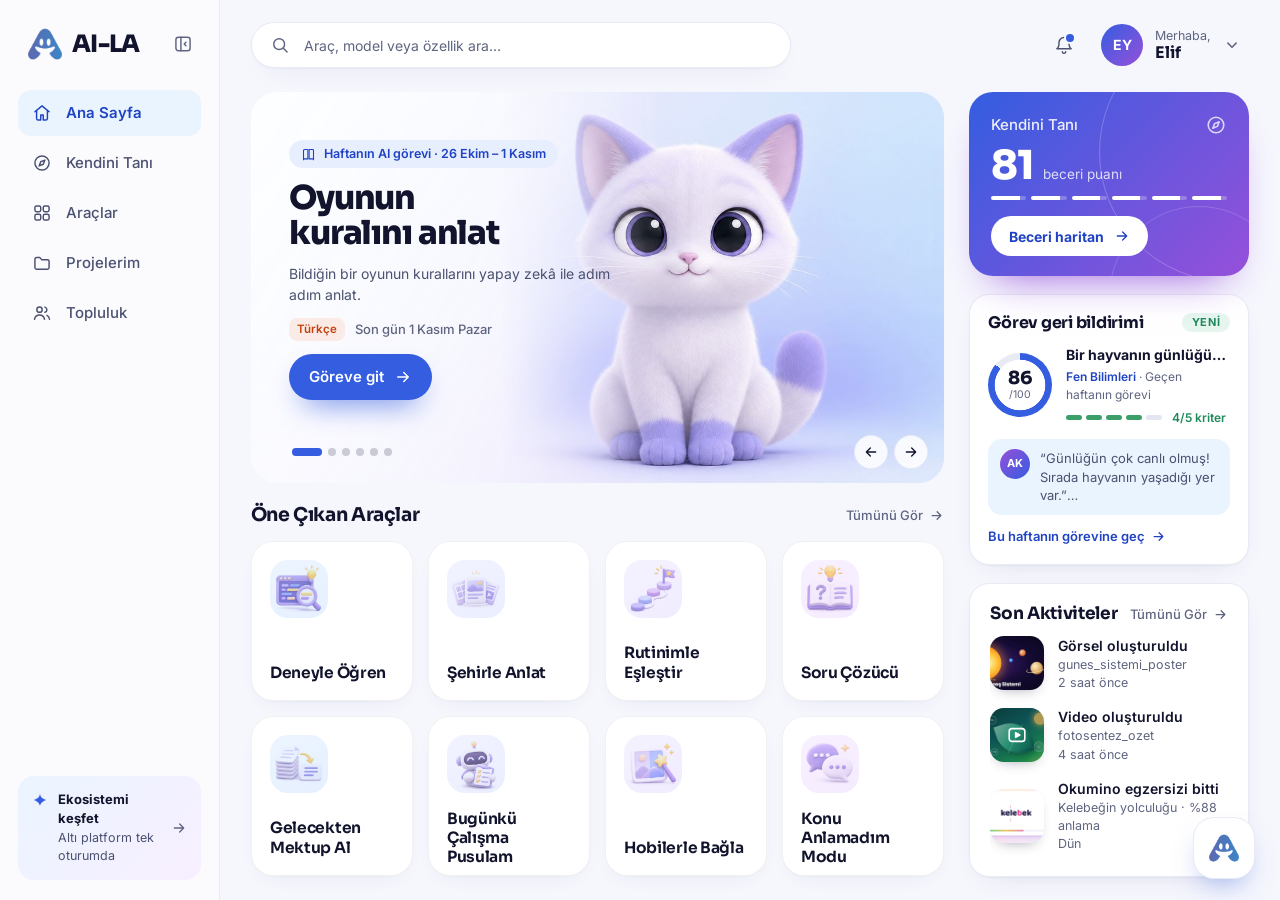
<file: panel.html>
<!doctype html>
<html lang="tr">
<head>
  <meta charset="utf-8" />
  <meta name="viewport" content="width=device-width, initial-scale=1" />
  <title>Ana sayfa · AI-LA</title>
  <!-- onaylı panel2 (2026-11-02): menü sırası, Ekosistem menüden çıktı, sağda görev geri bildirimi -->
  <meta name="theme-color" content="#f6f7fd" />
  <link rel="icon" type="image/png" href="assets/aila-mark.png" />
  <link rel="preconnect" href="https://fonts.googleapis.com" />
  <link rel="preconnect" href="https://fonts.gstatic.com" crossorigin />
  <link href="https://fonts.googleapis.com/css2?family=Inter:wght@400;500;600;700&family=Sora:wght@600;700;800&display=swap" rel="stylesheet" />
  <link rel="stylesheet" href="css/panel.css" />
  <link rel="stylesheet" href="css/koleksiyon.css" />
  <link rel="stylesheet" href="css/toolform.css" />
  <script type="module" src="js/panel.js"></script>
  <style>
  /* panel2: sağ sütunda görev geri bildirimi; Son Aktiviteler aşağıda kalan yüksekliği kullanır */
  .fb { flex: none; display: grid; gap: clamp(8px, 1.3vh, 12px); padding: clamp(14px, 2vh, 18px) 18px; border: 1px solid var(--line); border-radius: var(--r); background: var(--card); box-shadow: var(--shadow); }
  .fb-top { display: flex; align-items: center; justify-content: space-between; }
  .fb-top h2 { font: 700 16px/1.2 var(--display); letter-spacing: -0.015em; }
  .fb-new { padding: 4px 10px; border-radius: 999px; background: #e6f6ee; color: #1f8a5b; font: 700 11px/1 var(--font); letter-spacing: .06em; text-transform: uppercase; }
  .fb-task { display: grid; grid-template-columns: auto minmax(0, 1fr); align-items: center; gap: 14px; }
  .fb-ring { display: grid; place-items: center; align-content: center; width: clamp(54px, 7.4vh, 64px); aspect-ratio: 1; border-radius: 50%;
    background: radial-gradient(closest-side, #fff 78%, transparent 80% 100%), conic-gradient(var(--s) calc(var(--p) * 1%), #e8eaf4 0); }
  .fb-ring b { font: 800 18px/1 var(--display); letter-spacing: -0.03em; color: var(--ink); }
  .fb-ring i { font-style: normal; font-size: 10.5px; color: var(--ink-3); }
  .fb-meta { display: grid; gap: 3px; min-width: 0; }
  .fb-meta strong { overflow: hidden; text-overflow: ellipsis; white-space: nowrap; font-size: 14px; }
  .fb-meta > span { font-size: 12px; color: var(--ink-3); }
  .fb-meta > span b { font-weight: 600; color: var(--s-ink); }
  .fb-crit { display: flex !important; align-items: center; gap: 4px; margin-top: 2px; }
  .fb-crit i { width: 16px; height: 5px; border-radius: 3px; background: #e3e6f2; }
  .fb-crit i.on { background: #3c9f6a; }
  .fb-crit em { margin-left: 6px; font-style: normal; font-weight: 600; color: #1f8a5b; }
  .fb-quote { display: grid; grid-template-columns: auto minmax(0, 1fr); gap: 10px; margin: 0; padding: 10px 12px; border-radius: 14px; background: var(--s-tint); }
  .fb-av { display: grid; place-items: center; width: 30px; height: 30px; border-radius: 50%; background: linear-gradient(135deg, var(--v), var(--s)); color: #fff; font: 700 11px/1 var(--font); }
  .fb-quote p { display: -webkit-box; -webkit-box-orient: vertical; -webkit-line-clamp: 3; overflow: hidden; font-size: 13px; line-height: 1.45; color: var(--ink-2); }
  .fb-quote cite { display: block; margin-top: 2px; font-style: normal; font-size: 11.5px; font-weight: 600; color: var(--s-ink); }
  .fb-go { display: inline-flex; align-items: center; justify-self: start; gap: 6px; font-size: 13px; font-weight: 600; color: var(--s-ink); }
  .fb-go .icon { width: 15px; height: 15px; transition: transform .25s var(--ease); }
  .fb-go:hover .icon { transform: translateX(3px); }
  .acts { min-height: 150px; }
  @media (max-height: 760px) { .fb-quote { display: none; } }   /* kısa ekranda alıntı gizlenir, sayfa kaymaz */
  </style>
</head>
<body>
<!-- tek çizgi ailesi (24px, 1.75 kalınlık, yuvarlak uç) -->
<svg width="0" height="0" style="position:absolute" aria-hidden="true">
  <defs>
    <symbol id="i-home" viewBox="0 0 24 24" fill="none" stroke="currentColor" stroke-width="1.75" stroke-linecap="round" stroke-linejoin="round"><path d="M3.5 10.5 12 3.5l8.5 7"/><path d="M5.5 9v9.5a2 2 0 0 0 2 2h3v-6h3v6h3a2 2 0 0 0 2-2V9"/></symbol>
    <symbol id="i-grid" viewBox="0 0 24 24" fill="none" stroke="currentColor" stroke-width="1.75" stroke-linecap="round" stroke-linejoin="round"><rect x="3.5" y="3.5" width="7" height="7" rx="2"/><rect x="13.5" y="3.5" width="7" height="7" rx="2"/><rect x="3.5" y="13.5" width="7" height="7" rx="2"/><rect x="13.5" y="13.5" width="7" height="7" rx="2"/></symbol>
    <symbol id="i-layers" viewBox="0 0 24 24" fill="none" stroke="currentColor" stroke-width="1.75" stroke-linecap="round" stroke-linejoin="round"><path d="m12 3 9 5-9 5-9-5z"/><path d="m3 12.5 9 5 9-5M3 16.5l9 5 9-5"/></symbol>
    <symbol id="i-compass" viewBox="0 0 24 24" fill="none" stroke="currentColor" stroke-width="1.75" stroke-linecap="round" stroke-linejoin="round"><circle cx="12" cy="12" r="8.5"/><path d="m15.5 8.5-2 5-5 2 2-5z"/></symbol>
    <symbol id="i-folder" viewBox="0 0 24 24" fill="none" stroke="currentColor" stroke-width="1.75" stroke-linecap="round" stroke-linejoin="round"><path d="M3.5 7.5a2 2 0 0 1 2-2h4l2 2.5h7a2 2 0 0 1 2 2v7.5a2 2 0 0 1-2 2h-13a2 2 0 0 1-2-2z"/></symbol>
    <symbol id="i-people" viewBox="0 0 24 24" fill="none" stroke="currentColor" stroke-width="1.75" stroke-linecap="round" stroke-linejoin="round"><circle cx="9" cy="8" r="3.2"/><path d="M3 19.5c.6-3.2 3-5 6-5s5.4 1.8 6 5"/><path d="M15.5 4.9a3.2 3.2 0 0 1 0 6.2M18 14.8c1.6.7 2.7 2.2 3 4.7"/></symbol>
    <symbol id="i-search" viewBox="0 0 24 24" fill="none" stroke="currentColor" stroke-width="1.75" stroke-linecap="round" stroke-linejoin="round"><circle cx="11" cy="11" r="6.5"/><path d="m16 16 4.5 4.5"/></symbol>
    <symbol id="i-bell" viewBox="0 0 24 24" fill="none" stroke="currentColor" stroke-width="1.75" stroke-linecap="round" stroke-linejoin="round"><path d="M6 9a6 6 0 1 1 12 0c0 6 2.5 7.5 2.5 7.5h-17S6 15 6 9"/><path d="M10 20a2 2 0 0 0 4 0"/></symbol>
    <symbol id="i-down" viewBox="0 0 24 24" fill="none" stroke="currentColor" stroke-width="2" stroke-linecap="round" stroke-linejoin="round"><path d="m6.5 9.5 5.5 5.5 5.5-5.5"/></symbol>
    <symbol id="i-arrow" viewBox="0 0 24 24" fill="none" stroke="currentColor" stroke-width="2" stroke-linecap="round" stroke-linejoin="round"><path d="M5 12h14M13 6l6 6-6 6"/></symbol>
    <symbol id="i-spark" viewBox="0 0 24 24" fill="currentColor"><path d="M12 2.5c.5 4.6 2.9 7 9.5 9.5-6.6 2.5-9 4.9-9.5 9.5-.5-4.6-2.9-7-9.5-9.5 6.6-2.5 9-4.9 9.5-9.5z"/></symbol>
    <symbol id="i-image" viewBox="0 0 24 24" fill="none" stroke="currentColor" stroke-width="1.75" stroke-linecap="round" stroke-linejoin="round"><rect x="3.5" y="4.5" width="17" height="15" rx="3"/><circle cx="9" cy="9.5" r="1.6"/><path d="m4 17 5-4.5 4 3.5 3-2.5 4.5 3.5"/></symbol>
    <symbol id="i-video" viewBox="0 0 24 24" fill="none" stroke="currentColor" stroke-width="1.75" stroke-linecap="round" stroke-linejoin="round"><rect x="3.5" y="5" width="17" height="14" rx="3"/><path d="M10.5 9.5v5l4.5-2.5z" fill="currentColor"/></symbol>
    <symbol id="i-chat" viewBox="0 0 24 24" fill="none" stroke="currentColor" stroke-width="1.75" stroke-linecap="round" stroke-linejoin="round"><path d="M4 5.5A2.5 2.5 0 0 1 6.5 3h11A2.5 2.5 0 0 1 20 5.5v8a2.5 2.5 0 0 1-2.5 2.5H10l-4.5 4v-4A1.5 1.5 0 0 1 4 14.5z"/><path d="M8.5 8.5h7M8.5 11.5h4.5"/></symbol>
    <symbol id="i-music" viewBox="0 0 24 24" fill="none" stroke="currentColor" stroke-width="1.75" stroke-linecap="round" stroke-linejoin="round"><path d="M9 17.5V5.5l10-2v12"/><circle cx="6.5" cy="17.5" r="2.5"/><circle cx="16.5" cy="15.5" r="2.5"/></symbol>
    <symbol id="i-code" viewBox="0 0 24 24" fill="none" stroke="currentColor" stroke-width="1.75" stroke-linecap="round" stroke-linejoin="round"><path d="m8.5 7.5-5 4.5 5 4.5M15.5 7.5l5 4.5-5 4.5M13.5 5l-3 14"/></symbol>
    <symbol id="i-cube" viewBox="0 0 24 24" fill="none" stroke="currentColor" stroke-width="1.75" stroke-linecap="round" stroke-linejoin="round"><path d="m12 3 8 4.5v9L12 21l-8-4.5v-9z"/><path d="m4 7.5 8 4.5 8-4.5M12 12v9"/></symbol>
    <symbol id="i-agent" viewBox="0 0 24 24" fill="none" stroke="currentColor" stroke-width="1.75" stroke-linecap="round" stroke-linejoin="round"><rect x="4" y="7" width="16" height="12" rx="3.5"/><path d="M12 7V4M9.5 4h5"/><circle cx="9" cy="13" r="1.2" fill="currentColor"/><circle cx="15" cy="13" r="1.2" fill="currentColor"/><path d="M2 12.5v2M22 12.5v2"/></symbol>
    <symbol id="i-template" viewBox="0 0 24 24" fill="none" stroke="currentColor" stroke-width="1.75" stroke-linecap="round" stroke-linejoin="round"><rect x="3.5" y="3.5" width="17" height="17" rx="3"/><path d="M3.5 9h17M9.5 9v11.5"/></symbol>
    <symbol id="i-book" viewBox="0 0 24 24" fill="none" stroke="currentColor" stroke-width="1.75" stroke-linecap="round" stroke-linejoin="round"><path d="M4 5.5A1.5 1.5 0 0 1 5.5 4H11v15H5.5A1.5 1.5 0 0 0 4 20.5z"/><path d="M20 5.5A1.5 1.5 0 0 0 18.5 4H13v15h5.5a1.5 1.5 0 0 1 1.5 1.5z"/></symbol>
    <symbol id="i-heart" viewBox="0 0 24 24" fill="none" stroke="currentColor" stroke-width="1.75" stroke-linecap="round" stroke-linejoin="round"><path d="M12 20s-7.5-4.6-7.5-10.2A4.3 4.3 0 0 1 12 7.3a4.3 4.3 0 0 1 7.5 2.5C19.5 15.4 12 20 12 20z"/></symbol>
    <symbol id="i-wand" viewBox="0 0 24 24" fill="none" stroke="currentColor" stroke-width="1.75" stroke-linecap="round" stroke-linejoin="round"><path d="m4 20 11-11M14 4v3M19.5 9.5h-3M17.5 5.5l-2 2M18 14v2M19 15h-2"/></symbol>
    <symbol id="i-mic" viewBox="0 0 24 24" fill="none" stroke="currentColor" stroke-width="1.75" stroke-linecap="round" stroke-linejoin="round"><rect x="9" y="3" width="6" height="11" rx="3"/><path d="M5.5 11a6.5 6.5 0 0 0 13 0M12 17.5V21"/></symbol>
    <symbol id="i-doc" viewBox="0 0 24 24" fill="none" stroke="currentColor" stroke-width="1.75" stroke-linecap="round" stroke-linejoin="round"><path d="M6.5 3h7l4 4v12.5a1.5 1.5 0 0 1-1.5 1.5h-9.5A1.5 1.5 0 0 1 5 19.5v-15A1.5 1.5 0 0 1 6.5 3z"/><path d="M13 3v4.5h4.5M8.5 12h7M8.5 15.5h5"/></symbol>
    <symbol id="i-slides" viewBox="0 0 24 24" fill="none" stroke="currentColor" stroke-width="1.75" stroke-linecap="round" stroke-linejoin="round"><rect x="3" y="4" width="18" height="12" rx="2.5"/><path d="M12 16v4M8.5 20h7M7 8.5h6M7 11.5h4"/></symbol>
    <symbol id="i-layout" viewBox="0 0 24 24" fill="none" stroke="currentColor" stroke-width="1.75" stroke-linecap="round" stroke-linejoin="round"><rect x="3.5" y="3.5" width="17" height="17" rx="3"/><path d="M3.5 9h17M9.5 9v11.5"/></symbol>
    <symbol id="i-sidebar" viewBox="0 0 24 24" fill="none" stroke="currentColor" stroke-width="1.75" stroke-linecap="round" stroke-linejoin="round"><rect x="3.5" y="4" width="17" height="16" rx="3"/><path d="M9.5 4v16M15.5 10l-2 2 2 2"/></symbol>
    <symbol id="i-user" viewBox="0 0 24 24" fill="none" stroke="currentColor" stroke-width="1.75" stroke-linecap="round" stroke-linejoin="round"><circle cx="12" cy="8" r="4"/><path d="M4.5 20.5c.8-4 3.8-6 7.5-6s6.7 2 7.5 6"/></symbol>
    <symbol id="i-mail" viewBox="0 0 24 24" fill="none" stroke="currentColor" stroke-width="1.75" stroke-linecap="round" stroke-linejoin="round"><rect x="3" y="5" width="18" height="14" rx="3"/><path d="m4 7.5 8 5.5 8-5.5"/></symbol>
    <symbol id="i-shield" viewBox="0 0 24 24" fill="none" stroke="currentColor" stroke-width="1.75" stroke-linecap="round" stroke-linejoin="round"><path d="M12 3 4.5 6v5.5c0 4.6 3.1 8 7.5 9.5 4.4-1.5 7.5-4.9 7.5-9.5V6z"/><path d="m9 12 2 2 4-4"/></symbol>
    <symbol id="i-lock" viewBox="0 0 24 24" fill="none" stroke="currentColor" stroke-width="1.75" stroke-linecap="round" stroke-linejoin="round"><rect x="4.5" y="10.5" width="15" height="10" rx="2.5"/><path d="M8 10.5V7.5a4 4 0 0 1 8 0v3"/></symbol>
    <symbol id="i-school" viewBox="0 0 24 24" fill="none" stroke="currentColor" stroke-width="1.75" stroke-linecap="round" stroke-linejoin="round"><path d="m12 3 9 4.5-9 4.5-9-4.5z"/><path d="M6.5 9.5v5c1.5 1.6 3.4 2.5 5.5 2.5s4-.9 5.5-2.5v-5M21 7.5v6"/></symbol>
    <symbol id="i-send" viewBox="0 0 24 24" fill="none" stroke="currentColor" stroke-width="2" stroke-linecap="round" stroke-linejoin="round"><path d="M12 19V5M6 11l6-6 6 6"/></symbol>
    <symbol id="i-eye" viewBox="0 0 24 24" fill="none" stroke="currentColor" stroke-width="1.75" stroke-linecap="round" stroke-linejoin="round"><path d="M2.5 12S6 5.5 12 5.5 21.5 12 21.5 12 18 18.5 12 18.5 2.5 12 2.5 12z"/><circle cx="12" cy="12" r="3"/></symbol>
    <symbol id="i-check" viewBox="0 0 24 24" fill="none" stroke="currentColor" stroke-width="2.2" stroke-linecap="round" stroke-linejoin="round"><path d="M5 12.5 10 17l9-10"/></symbol>
    <symbol id="i-camera" viewBox="0 0 24 24" fill="none" stroke="currentColor" stroke-width="1.75" stroke-linecap="round" stroke-linejoin="round"><path d="M4 8.5A2 2 0 0 1 6 6.5h2l1.5-2h5L16 6.5h2a2 2 0 0 1 2 2V17a2 2 0 0 1-2 2H6a2 2 0 0 1-2-2z"/><circle cx="12" cy="12.5" r="3.3"/></symbol>
    <symbol id="i-logout" viewBox="0 0 24 24" fill="none" stroke="currentColor" stroke-width="1.75" stroke-linecap="round" stroke-linejoin="round"><path d="M14 4h3.5A2.5 2.5 0 0 1 20 6.5v11a2.5 2.5 0 0 1-2.5 2.5H14"/><path d="M10 8l-4 4 4 4M6 12h9"/></symbol>
    <symbol id="i-plus" viewBox="0 0 24 24" fill="none" stroke="currentColor" stroke-width="2" stroke-linecap="round"><path d="M12 5v14M5 12h14"/></symbol>
    <symbol id="i-x" viewBox="0 0 24 24" fill="none" stroke="currentColor" stroke-width="2" stroke-linecap="round"><path d="M6 6l12 12M18 6 6 18"/></symbol>
    <symbol id="i-trash" viewBox="0 0 24 24" fill="none" stroke="currentColor" stroke-width="1.75" stroke-linecap="round" stroke-linejoin="round"><path d="M4.5 7h15M9.5 7V4.5h5V7M6.5 7l1 12.5a1.5 1.5 0 0 0 1.5 1.5h6a1.5 1.5 0 0 0 1.5-1.5l1-12.5"/></symbol>
    <symbol id="i-clip" viewBox="0 0 24 24" fill="none" stroke="currentColor" stroke-width="1.75" stroke-linecap="round" stroke-linejoin="round"><path d="m20 11.5-8.2 8.2a5 5 0 0 1-7.1-7.1l8.6-8.6a3.4 3.4 0 0 1 4.8 4.8l-8.6 8.6a1.7 1.7 0 0 1-2.4-2.4l7.9-7.9"/></symbol>
    <symbol id="i-shuffle" viewBox="0 0 24 24" fill="none" stroke="currentColor" stroke-width="1.75" stroke-linecap="round" stroke-linejoin="round"><path d="M3 7h3.5c2 0 3.2 1 4.3 2.7l2.4 4.6c1.1 1.7 2.3 2.7 4.3 2.7H21M18 14l3 3-3 3M3 17h3.5c1.4 0 2.4-.5 3.2-1.4M14.3 8.4c.8-.9 1.8-1.4 3.2-1.4H21M18 4l3 3-3 3"/></symbol>
    <symbol id="i-globe" viewBox="0 0 24 24" fill="none" stroke="currentColor" stroke-width="1.75" stroke-linecap="round" stroke-linejoin="round"><circle cx="12" cy="12" r="8.5"/><path d="M3.5 12h17M12 3.5c2.4 2.3 3.6 5.1 3.6 8.5s-1.2 6.2-3.6 8.5c-2.4-2.3-3.6-5.1-3.6-8.5S9.6 5.8 12 3.5z"/></symbol>
    <symbol id="i-star" viewBox="0 0 24 24" fill="none" stroke="currentColor" stroke-width="1.75" stroke-linejoin="round"><path d="m12 3.5 2.6 5.3 5.9.9-4.3 4.1 1 5.8-5.2-2.8-5.2 2.8 1-5.8-4.3-4.1 5.9-.9z"/></symbol>
    <symbol id="i-type" viewBox="0 0 24 24" fill="none" stroke="currentColor" stroke-width="1.75" stroke-linecap="round" stroke-linejoin="round"><path d="M5 6.5V5h14v1.5M12 5v14M9 19h6"/></symbol>
    <symbol id="i-pen" viewBox="0 0 24 24" fill="none" stroke="currentColor" stroke-width="1.75" stroke-linecap="round" stroke-linejoin="round"><path d="M16.5 3.5a2.1 2.1 0 0 1 3 3L8 18l-4 1 1-4z"/><path d="M14.5 5.5l3 3"/></symbol>
    <symbol id="i-undo" viewBox="0 0 24 24" fill="none" stroke="currentColor" stroke-width="1.75" stroke-linecap="round" stroke-linejoin="round"><path d="M9 14 4 9l5-5"/><path d="M4 9h10.5a5.5 5.5 0 0 1 0 11H11"/></symbol>
    <symbol id="i-share" viewBox="0 0 24 24" fill="none" stroke="currentColor" stroke-width="1.75" stroke-linecap="round" stroke-linejoin="round"><circle cx="18" cy="5.5" r="2.5"/><circle cx="6" cy="12" r="2.5"/><circle cx="18" cy="18.5" r="2.5"/><path d="m8.2 10.8 7.6-4.1M8.2 13.2l7.6 4.1"/></symbol>
  </defs>
</svg>

<div class="app">
  <aside class="side">
    <div class="side-head">
      <a class="brand" href="#ana"><img src="assets/aila-mark.png" alt="" width="34" height="34"><span>AI-LA</span></a>
      <button type="button" class="side-toggle" aria-expanded="true" aria-controls="side-nav" aria-label="Menüyü daralt" data-side-toggle><svg class="icon" aria-hidden="true"><use href="#i-sidebar" /></svg></button>
    </div>
    <nav id="side-nav" aria-label="Ana menü">
      <ul class="nav">
        <li><a href="#ana" data-nav="ana" title="Ana Sayfa"><svg class="icon"><use href="#i-home" /></svg><span class="nav-label">Ana Sayfa</span></a></li>
        <li><a href="#kendini-tani" data-nav="kendini-tani" title="Kendini Tanı"><svg class="icon"><use href="#i-compass" /></svg><span class="nav-label">Kendini Tanı</span></a></li>
        <li><a href="#araclar" data-nav="araclar" title="Araçlar"><svg class="icon"><use href="#i-grid" /></svg><span class="nav-label">Araçlar</span></a></li>
        <li><a href="#projelerim" data-nav="projelerim" title="Projelerim"><svg class="icon"><use href="#i-folder" /></svg><span class="nav-label">Projelerim</span></a></li>
        <li><a href="#topluluk" data-nav="topluluk" title="Topluluk"><svg class="icon"><use href="#i-people" /></svg><span class="nav-label">Topluluk</span></a></li>
      </ul>
    </nav>
    <a class="side-more" href="#ekosistem" title="Ekosistemi keşfet">
      <svg class="icon" aria-hidden="true"><use href="#i-spark" /></svg>
      <span><strong>Ekosistemi keşfet</strong><span>Altı platform tek oturumda</span></span>
      <svg class="icon go" aria-hidden="true"><use href="#i-arrow" /></svg>
    </a>
  </aside>

  <div class="content">
    <header class="bar">
      <label class="search"><svg class="icon" aria-hidden="true"><use href="#i-search" /></svg><input type="search" placeholder="Araç, model veya özellik ara…" aria-label="Ara" data-search></label>
      <button type="button" class="icon-btn" aria-label="Bildirimler"><svg class="icon"><use href="#i-bell" /></svg><span class="dot"></span></button>
      <a class="user" href="#profil" aria-label="Profil">
        <span class="avatar" data-avatar>EY</span>
        <span class="user-name"><span>Merhaba,</span><strong data-name>Elif</strong></span>
        <svg class="icon" aria-hidden="true"><use href="#i-down" /></svg>
      </a>
    </header>

    <!-- ana sayfa -->
    <div class="view home" data-view="ana">
      <main class="main">
        <!-- bu hafta: içerik js/hafta.js'ten; görevler, yarışma, haftanın projesi, iki üretim, ilham -->
        <section class="hero week" aria-roledescription="karusel" aria-label="Bu hafta" data-week>
          <h1 class="sr-only">Ana sayfa</h1>
          <div class="slides" data-slides aria-live="off"></div>
          <div class="week-nav">
            <div class="dots" role="tablist" aria-label="Slaytlar" data-dots></div>
            <button type="button" class="wk-btn" aria-label="Önceki" data-prev><svg class="icon" aria-hidden="true"><use href="#i-arrow" /></svg></button>
            <button type="button" class="wk-btn" aria-label="Sonraki" data-next><svg class="icon" aria-hidden="true"><use href="#i-arrow" /></svg></button>
          </div>
        </section>
        <section class="tools" aria-labelledby="tools-h">
          <div class="head"><h2 id="tools-h">Öne Çıkan Araçlar</h2><a href="#araclar">Tümünü Gör<svg class="icon" aria-hidden="true"><use href="#i-arrow" /></svg></a></div>
          <ul class="tool-grid" data-tools></ul>
        </section>
      </main>
      <aside class="rail">
        <a class="kt" href="#kendini-tani" aria-labelledby="kt-h">
          <span class="kt-top"><span id="kt-h">Kendini Tanı</span><svg class="icon" aria-hidden="true"><use href="#i-compass" /></svg></span>
          <span class="kt-score"><strong>81</strong><span>beceri puanı</span></span>
          <span class="kt-bars" data-kt-bars aria-hidden="true"></span>
          <span class="kt-btn">Beceri haritan<svg class="icon" aria-hidden="true"><use href="#i-arrow" /></svg></span>
        </a>
        <!-- haftalık AI görevine gelen geri bildirim: Son Aktiviteler'in üstünde -->
        <section class="fb" aria-labelledby="fb-h">
          <div class="fb-top"><h2 id="fb-h">Görev geri bildirimi</h2><span class="fb-new">Yeni</span></div>
          <div class="fb-task">
            <span class="fb-ring" style="--p:86" aria-label="Puan 86 / 100"><b>86</b><i>/100</i></span>
            <span class="fb-meta"><strong>Bir hayvanın günlüğünü yaz</strong><span><b>Fen Bilimleri</b> · Geçen haftanın görevi</span>
              <span class="fb-crit" aria-label="5 kriterden 4'ü tamam"><i class="on"></i><i class="on"></i><i class="on"></i><i class="on"></i><i></i><em>4/5 kriter</em></span></span>
          </div>
          <blockquote class="fb-quote"><span class="fb-av">AK</span><p>“Günlüğün çok canlı olmuş! Sırada hayvanın yaşadığı yer var.”<cite>Ayşe Hoca</cite></p></blockquote>
          <a class="fb-go" href="#gorev/oyun-kurali">Bu haftanın görevine geç<svg class="icon" aria-hidden="true"><use href="#i-arrow" /></svg></a>
        </section>
        <section class="acts" aria-labelledby="acts-h">
          <div class="head"><h2 id="acts-h">Son Aktiviteler</h2><a href="#projelerim">Tümünü Gör<svg class="icon" aria-hidden="true"><use href="#i-arrow" /></svg></a></div>
          <ul data-acts></ul>
        </section>
      </aside>
    </div>

    <!-- görev ayrıntısı: #gorev/<id>, karuseldeki görevlerden açılır -->
    <section class="view page task" data-view="gorev" aria-labelledby="gorev-h" hidden>
      <a class="back" href="#ana"><svg class="icon" aria-hidden="true"><use href="#i-arrow" /></svg>Ana sayfa</a>
      <div class="task-card" data-task></div>
    </section>

    <!-- araçlar: Araçlar + Koleksiyonum (öğretmen panelindeki yapı; öğrencide sınıfa atama yerine "Öğretmenime gönder") -->
    <section class="view page fit tools-page" data-view="araclar" aria-labelledby="araclar-h" hidden>
      <div class="page-head">
        <div><h1 id="araclar-h">Araçlar</h1><p>Okulunun açtığı yapay zekâ araçları, seviyene göre ayarlı. Ürettiklerin Koleksiyonum'da.</p></div>
        <div class="seg-tabs" role="tablist" aria-label="Araçlar sekmeleri">
          <button type="button" role="tab" aria-selected="true" data-tab="arac">Araçlar</button>
          <button type="button" role="tab" aria-selected="false" data-tab="koleksiyon">Koleksiyonum <b data-col-count>0</b></button>
        </div>
      </div>
      <div class="tab-pane" data-pane="arac">
        <div class="chips" role="group" aria-label="Kategori" data-tool-chips></div>
        <ul class="tool-grid all" data-all-tools></ul>
        <p class="empty" data-tools-empty hidden>Bu aramayla eşleşen araç yok.</p>
      </div>
      <div class="tab-pane col" data-pane="koleksiyon" hidden>
        <aside class="col-side">
          <p class="col-side-h">Kütüphane</p>
          <ul class="col-folders" data-col-lib></ul>
          <p class="col-side-h fh">Klasörlerim</p>
          <ul class="col-folders" data-col-folders></ul>
          <button type="button" class="col-new" data-col-new><svg class="icon" aria-hidden="true"><use href="#i-plus" /></svg>Yeni klasör</button>
        </aside>
        <div class="col-main">
          <div class="col-bar">
            <label class="search col-q"><svg class="icon" aria-hidden="true"><use href="#i-search" /></svg><input type="search" placeholder="Üretimlerinde ara…" aria-label="Üretimlerinde ara" data-col-q></label>
            <label class="fsel"><span>Araç</span><select data-col-tool></select></label>
            <label class="fsel"><span>Ders</span><select data-col-ders></select></label>
            <label class="fsel"><span>Sırala</span><select data-col-sort><option value="yeni">En yeni</option><option value="eski">En eski</option><option value="ad">Ada göre</option></select></label>
            <div class="vtoggle" role="group" aria-label="Görünüm"><button type="button" aria-pressed="true" aria-label="Kart" data-col-view="grid"><svg class="icon"><use href="#i-grid" /></svg></button><button type="button" aria-pressed="false" aria-label="Liste" data-col-view="list"><svg class="icon"><use href="#i-layers" /></svg></button></div>
          </div>
          <div class="col-active" data-col-active></div>
          <div class="col-scroll">
            <ul class="col-grid" data-col-grid></ul>
            <p class="empty" data-col-empty hidden>Bu filtrelerle eşleşen üretim yok. <button type="button" class="linkish" data-col-clear>Filtreleri temizle</button></p>
            <div class="col-more" data-col-more></div>
          </div>
        </div>
        <dialog class="pf-dlg" aria-labelledby="cd-h" data-cd-dlg>
          <form method="dialog" data-cd-form>
            <div class="pf-card-head"><h2 id="cd-h" data-cd-title></h2></div>
            <p class="rs-text" data-cd-text></p>
            <div class="pf-actions"><button type="button" class="btn-ghost" data-cd-close>Kapat</button><button type="submit" class="btn-primary" data-cd-ok>Gönder</button></div>
          </form>
        </dialog>
      </div>
    </section>

    <!-- araç formu: #arac/<id>; içerik js/toolform.js ile kurulur -->
    <section class="view page tf" data-view="arac" aria-labelledby="tf-h" hidden></section>

    <!-- ekosistem -->
    <section class="view page fit" data-view="ekosistem" aria-labelledby="eko-h" hidden>
      <div class="page-head">
        <div><h1 id="eko-h">Ekosistem</h1><p>Tek oturumla geçtiğin platformlar. Buradaki çalışmaların beceri haritanı besler.</p></div>
      </div>
      <ul class="eco-grid" data-eco></ul>
    </section>

    <!-- kendini tanı: veri evrenindeki beceri haritasının aynısı -->
    <section class="view page km" data-view="kendini-tani" aria-labelledby="km-h" hidden>
      <div class="km-side">
        <div class="page-head"><div><h1 id="km-h">Kendini Tanı</h1><p>Ekosistemdeki çalışmaların Maarif Modeli’nin altı beceri alanına işlenir.</p></div></div>
        <div class="km-score"><strong data-km-score>81</strong><span>genel beceri puanı<br><b>7. sınıf · 6 platform</b></span></div>
        <ul class="karne" role="listbox" aria-label="Beceri karnesi" data-karne></ul>
        <p class="advice-line"><span>Öneri</span> <span data-advice></span></p>
      </div>
      <div class="km-stage" data-km-stage>
        <canvas data-km-canvas aria-hidden="true"></canvas>
        <div class="km-labels" data-km-labels></div>
      </div>
    </section>

    <!-- projelerim -->
    <section class="view page" data-view="projelerim" aria-labelledby="proj-h" hidden>
      <div class="page-head">
        <div><h1 id="proj-h">Projelerim</h1><p>Ürettiğin her şey burada; kaldığın yerden devam et.</p></div>
        <div class="chips" role="group" aria-label="Tür" data-proj-chips></div>
      </div>
      <ul class="proj-grid" data-proj></ul>
    </section>

    <!-- topluluk -->
    <section class="view page" data-view="topluluk" aria-labelledby="com-h" hidden>
      <div class="page-head">
        <div><h1 id="com-h">Topluluk</h1><p>Okulundaki arkadaşlarının paylaştığı çalışmalar.</p></div>
      </div>
      <div class="com">
        <ul class="feed" data-feed></ul>
        <aside class="com-side">
          <a class="challenge" href="#">
            <span class="ch-top">Haftanın görevi</span>
            <strong>Şehrinin geleceğini tasarla</strong>
            <span>Görsel Oluştur ile 2050’de yaşadığın şehri hayal et, sınıfınla paylaş.</span>
            <span class="ch-meta"><b>3 gün</b> kaldı · 42 katılım</span>
            <span class="kt-btn">Katıl<svg class="icon" aria-hidden="true"><use href="#i-arrow" /></svg></span>
          </a>
          <section class="top-list" aria-labelledby="top-h">
            <h2 id="top-h">Bu hafta öne çıkanlar</h2>
            <ol data-top></ol>
          </section>
        </aside>
      </div>
    </section>

    <!-- formlar: profildeki "Seni tanıyalım" kartından açılır. Tek ekran; adımlar yana kayar (js: TANI_STEPS) -->
    <section class="view page tani" data-view="formlar" aria-labelledby="tani-h" hidden>
      <header class="tani-top">
        <a class="tani-back" href="#profil"><svg class="icon" aria-hidden="true"><use href="#i-arrow" /></svg>Profil</a>
        <div class="tani-title"><h1 id="tani-h">Seni tanıyalım</h1><span>Yaklaşık 3 dakika · cevapların yalnız öğretmeninle paylaşılır</span></div>
        <ol class="tani-dots" aria-label="Adımlar" data-tani-dots></ol>
      </header>
      <div class="tani-card">
        <div class="tani-art" aria-hidden="true">
          <span class="tani-blob b1"></span><span class="tani-blob b2"></span>
          <img src="assets/profil/p05a.png" alt="" data-tani-art>
          <span class="tani-count" data-tani-count>1 / 6</span>
        </div>
        <form class="tani-body" data-tani-form novalidate>
          <div class="tani-step" data-tani-step aria-live="polite"></div>
          <div class="tani-nav">
            <button type="button" class="round-btn" aria-label="Geri" data-tani-prev><svg class="icon" aria-hidden="true"><use href="#i-arrow" /></svg></button>
            <span class="tani-hint" data-tani-hint></span>
            <button type="button" class="tani-skip" data-tani-skip>Atla</button>
            <button type="submit" class="tani-next" data-tani-next><span data-tani-next-label>Başlayalım</span><span class="tani-next-ic"><svg class="icon" aria-hidden="true"><use href="#i-arrow" /></svg></span></button>
          </div>
        </form>
      </div>
    </section>

    <!-- profil: sol alttaki profil sekmesinden ve üst sağdaki addan açılır. Masaüstünde tek ekran, kaydırma yok. -->
    <section class="view page profile" data-view="profil" aria-labelledby="pf-h" hidden>
      <div class="pf-cover">
        <div class="pf-id">
          <div class="pf-avatar-wrap">
            <span class="avatar xl" data-avatar>EY</span>
            <button type="button" class="pf-cam" aria-label="Avatarı değiştir" aria-haspopup="menu" aria-expanded="false" data-av-btn><svg class="icon" aria-hidden="true"><use href="#i-camera" /></svg></button>
            <div class="av-menu" role="menu" data-av-menu hidden>
              <button type="button" role="menuitem" data-av="upload"><svg class="icon" aria-hidden="true"><use href="#i-camera" /></svg>Fotoğraf yükle</button>
              <div class="av-presets" aria-label="Hazır avatarlar">
                <button type="button" role="menuitem" aria-label="Kedi avatarı" data-av="assets/kedi-yuz.png"><img src="assets/kedi-yuz.png" alt=""></button>
                <button type="button" role="menuitem" aria-label="AI-LA avatarı" data-av="assets/aila-maskot.png"><img src="assets/aila-maskot.png" alt=""></button>
              </div>
              <button type="button" role="menuitem" class="av-remove" data-av="remove"><svg class="icon" aria-hidden="true"><use href="#i-trash" /></svg>Kaldır, baş harfler kalsın</button>
            </div>
            <input type="file" accept="image/*" hidden data-av-file>
          </div>
          <div class="pf-name">
            <h1 id="pf-h" data-fullname>Elif Yılmaz</h1>
            <p><span class="pf-badge">Öğrenci</span><span>7-A</span><span>Demo Okulları</span></p>
          </div>
        </div>
        <div class="pf-stats">
          <div><strong>24</strong><span>proje</span></div>
          <div><strong>81</strong><span>beceri puanı</span></div>
          <div><strong>6</strong><span>platform</span></div>
          <img class="pf-trophy" src="assets/profil/p08.png" alt="" onerror="this.remove()">
        </div>
      </div>

      <div class="pf-grid">
        <form class="pf-card pf-form" data-pf-form novalidate>
          <img class="pf-art" src="assets/profil/p01.png" alt="" onerror="this.remove()">
          <div class="pf-card-head"><h2>Kişisel bilgiler</h2><span class="pf-hint">Öğretmenin ve okulun görür</span></div>
          <div class="pf-fields">
            <label class="fld wide"><span>Ad soyad</span><input name="ad" value="Elif Yılmaz" autocomplete="name" required data-pf-ad></label>
            <div class="fld ro"><span>E-posta</span><span class="ro-box"><svg class="icon" aria-hidden="true"><use href="#i-mail" /></svg><span>elif.yilmaz@demo.ai-la.ai</span><svg class="icon lock" aria-label="Okul tarafından yönetilir"><use href="#i-lock" /></svg></span></div>
            <div class="fld ro"><span>Sınıf / grup</span><span class="ro-box"><svg class="icon" aria-hidden="true"><use href="#i-school" /></svg><span>7. Sınıf · 7-A</span><svg class="icon lock" aria-label="Okul tarafından yönetilir"><use href="#i-lock" /></svg></span></div>
            <label class="fld wide about"><span>Hakkımda <em data-pf-count>0/120</em></span><textarea name="hakkimda" rows="2" maxlength="120" data-pf-about placeholder="Kendinden kısaca bahset">Uzayı ve çizim yapmayı seviyorum.</textarea></label>
            <fieldset class="fld wide"><legend>İlgi alanların <em>en çok 5</em></legend><div class="pf-tags" data-pf-tags></div></fieldset>
          </div>
          <div class="pf-actions"><span class="pf-saved" role="status" data-pf-status></span><button type="submit" class="btn-primary">Kaydet</button></div>
        </form>

        <div class="pf-col one">
          <!-- Seni tanıyalım: #formlar görünümünü açar -->
          <a class="pf-tile form-tile" href="#formlar" data-tani-link>
            <span class="tile-eyebrow">3 dakika</span>
            <strong>Seni tanıyalım formu</strong>
            <span class="tile-text">İlgi alanların, öğrenme biçimin ve hedeflerin. Doldurduğunda araçlar sana göre ayarlanır.</span>
            <img class="tile-art mid" src="assets/profil/p05a.png" alt="" onerror="this.remove()">
            <span class="tile-go">Forma git<svg class="icon" aria-hidden="true"><use href="#i-arrow" /></svg></span>
          </a>
        </div>

        <div class="pf-col">
            <section class="pf-card pf-account" aria-labelledby="pf-sec-h">
              <img class="pf-art" src="assets/profil/p02.png" alt="" onerror="this.remove()">
              <div class="pf-card-head"><h2 id="pf-sec-h">Hesap ve güvenlik</h2></div>
              <ul class="pf-checks">
                <li><span class="pf-ic ok"><svg class="icon" aria-hidden="true"><use href="#i-shield" /></svg></span><span><strong>Hesabın aktif ve güvende</strong><span>Verilerin uçtan uca şifrelenir.</span></span></li>
                <li><span class="pf-ic"><svg class="icon" aria-hidden="true"><use href="#i-lock" /></svg></span><span><strong>Son giriş</strong><span>Bugün 09:12 · bu cihaz</span></span></li>
              </ul>
              <button type="button" class="pf-tile btn-tile" data-pw-open>
                <img class="tile-art" src="assets/profil/p03.png" alt="" onerror="this.remove()">
                <strong>Parolayı değiştir</strong><span class="tile-text">Son değişiklik 3 ay önce</span>
                <svg class="icon tile-arrow" aria-hidden="true"><use href="#i-arrow" /></svg>
              </button>
            <h3 class="pf-sub" id="pf-pref-h">Tercihler</h3>
            <label class="tg"><img class="tg-art" src="assets/profil/p06.png" alt="" onerror="this.remove()"><span><strong>Bildirimler</strong><span>Yeni görevler ve yorumlar</span></span><input type="checkbox" role="switch" checked><i aria-hidden="true"></i></label>
            <div class="tg"><span class="tg-ic aa">Aa</span><span><strong>Yazı boyutu</strong><span>Tüm panelde geçerli</span></span>
              <span class="seg" role="radiogroup" aria-label="Yazı boyutu" data-pf-size><button type="button" role="radio" aria-checked="true" data-size="n">A</button><button type="button" role="radio" aria-checked="false" data-size="l">A+</button></span></div>
            <a class="pf-out" href="giris.html"><svg class="icon" aria-hidden="true"><use href="#i-logout" /></svg>Çıkış yap</a>
            </section>
        </div>
      </div>

      <dialog class="pf-dlg" aria-labelledby="pw-h" data-pw-dlg>
        <form data-pf-pass-form novalidate>
          <img class="pf-art" src="assets/profil/p03.png" alt="" onerror="this.remove()">
          <div class="pf-card-head"><h2 id="pw-h">Parolayı değiştir</h2></div>
          <label class="fld"><span>Mevcut parola</span><span class="pw"><input type="password" autocomplete="current-password" required data-pw-old><button type="button" aria-label="Parolayı göster" data-pw-eye><svg class="icon" aria-hidden="true"><use href="#i-eye" /></svg></button></span></label>
          <label class="fld"><span>Yeni parola</span><span class="pw"><input type="password" autocomplete="new-password" required data-pw-new><button type="button" aria-label="Parolayı göster" data-pw-eye><svg class="icon" aria-hidden="true"><use href="#i-eye" /></svg></button></span></label>
          <div class="pw-meter" data-pw-meter aria-hidden="true"><i></i><i></i><i></i><i></i></div>
          <p class="pw-tip" data-pw-tip>En az 8 karakter, bir rakam ve bir büyük harf.</p>
          <label class="fld"><span>Yeni parola (tekrar)</span><span class="pw"><input type="password" autocomplete="new-password" required data-pw-again><button type="button" aria-label="Parolayı göster" data-pw-eye><svg class="icon" aria-hidden="true"><use href="#i-eye" /></svg></button></span></label>
          <div class="pf-actions"><span class="pf-saved" role="status" data-pw-status></span><button type="button" class="btn-ghost" data-pw-close>Vazgeç</button><button type="submit" class="btn-primary">Güncelle</button></div>
        </form>
      </dialog>
    </section>
  </div>
</div>

<!-- sohbet: sağ alttaki AI-LA işareti tam sayfa sohbeti açar. AI Stüdyo'nun yalnız Metin sekmesi: metin modelleri + geçmiş, Keşfet yok -->
<div class="chat" data-chat>
  <button type="button" class="chat-fab" aria-expanded="false" aria-controls="ai-chat" aria-label="AI-LA sohbet" data-chat-fab><img src="assets/aila-mark.png" alt="" width="30" height="30"></button>
</div>
<div class="ai-chat" id="ai-chat" role="dialog" aria-modal="true" aria-label="AI-LA sohbet" data-ai-chat hidden>
  <aside class="ac-side" data-ac-side>
    <div class="ac-side-head">
      <span class="ac-side-ic"><svg class="icon" aria-hidden="true"><use href="#i-chat" /></svg></span>
      <span><strong>Metin Geçmişi</strong><span data-ac-count>0 sohbet</span></span>
      <button type="button" class="ac-ib" aria-label="Geçmişi gizle" data-ac-side-toggle><svg class="icon" aria-hidden="true"><use href="#i-sidebar" /></svg></button>
    </div>
    <button type="button" class="ac-new" data-ac-new><svg class="icon" aria-hidden="true"><use href="#i-plus" /></svg>Yeni Sohbet</button>
    <div class="ac-list" data-ac-list></div>
  </aside>
  <section class="ac-main">
    <header class="ac-top">
      <button type="button" class="ac-ib ac-show-side" aria-label="Geçmişi göster" data-ac-side-toggle><svg class="icon" aria-hidden="true"><use href="#i-sidebar" /></svg></button>
      <strong class="ac-title" data-ac-title>Yeni sohbet</strong>
      <button type="button" class="ac-close" aria-label="Sohbeti kapat" data-ac-close><svg class="icon" aria-hidden="true"><use href="#i-x" /></svg></button>
    </header>
    <div class="ac-scroll" data-ac-scroll>
      <div class="ac-hello" data-ac-hello>
        <span class="ac-mascot" data-ac-cat><img class="cat-fallback" src="assets/kedi-yuz.png" alt=""></span>
        <h2>Merhaba! Ben AI-LA</h2>
        <p>Sana nasıl yardımcı olabilirim?</p>
        <div class="ac-sugs">
          <button type="button" class="ac-sug"><span class="ac-sug-ic"><svg class="icon" aria-hidden="true"><use href="#i-globe" /></svg></span>Kendi Dünyamı İnşa Et<svg class="icon go" aria-hidden="true"><use href="#i-arrow" /></svg></button>
          <button type="button" class="ac-sug"><span class="ac-sug-ic"><svg class="icon" aria-hidden="true"><use href="#i-layers" /></svg></span>Kendi Hikâyemin Kahramanı Olmak<svg class="icon go" aria-hidden="true"><use href="#i-arrow" /></svg></button>
          <button type="button" class="ac-sug"><span class="ac-sug-ic"><svg class="icon" aria-hidden="true"><use href="#i-code" /></svg></span>Kendi Video Oyunumu Yapmak İstiyorum<svg class="icon go" aria-hidden="true"><use href="#i-arrow" /></svg></button>
          <button type="button" class="ac-sug"><span class="ac-sug-ic"><svg class="icon" aria-hidden="true"><use href="#i-star" /></svg></span>Zorlandığım Dersleri Bir Süper Güce Dönüştür!<svg class="icon go" aria-hidden="true"><use href="#i-arrow" /></svg></button>
        </div>
      </div>
      <ol class="ac-log" aria-live="polite" data-ac-log></ol>
    </div>
    <form class="ac-composer" data-ac-form>
      <textarea rows="2" placeholder="Bir şeyler yaz…" aria-label="Mesaj" data-ac-input></textarea>
      <div class="ac-tools">
        <button type="button" class="ac-ib" aria-label="Dosya ekle" data-ac-attach><svg class="icon" aria-hidden="true"><use href="#i-clip" /></svg></button>
        <span class="ac-sep" aria-hidden="true"></span>
        <div class="ac-model">
          <button type="button" class="ac-model-btn" aria-haspopup="listbox" aria-expanded="false" data-ac-model-btn><img src="assets/kedi-yuz.png" alt=""><span data-ac-model>Gemini 2.5 Flash Lite</span><svg class="icon" aria-hidden="true"><use href="#i-down" /></svg></button>
          <ul class="ac-model-list" role="listbox" aria-label="Metin modeli" data-ac-model-list hidden></ul>
        </div>
        <span class="ac-grow"></span>
        <button type="button" class="ac-ib" aria-label="Sesle yaz" data-ac-mic><svg class="icon" aria-hidden="true"><use href="#i-mic" /></svg></button>
        <button type="button" class="ac-ib" aria-label="Rastgele bir fikir" data-ac-shuffle><svg class="icon" aria-hidden="true"><use href="#i-shuffle" /></svg></button>
        <button type="submit" class="ac-send" aria-label="Gönder" disabled data-ac-send><svg class="icon" aria-hidden="true"><use href="#i-send" /></svg></button>
      </div>
    </form>
    <p class="ac-note">AI-LA AI modelleri hata yapabilir. Bilgileri kontrol etmeyi unutma.</p>
  </section>
</div>
</body>

</html>
</file>
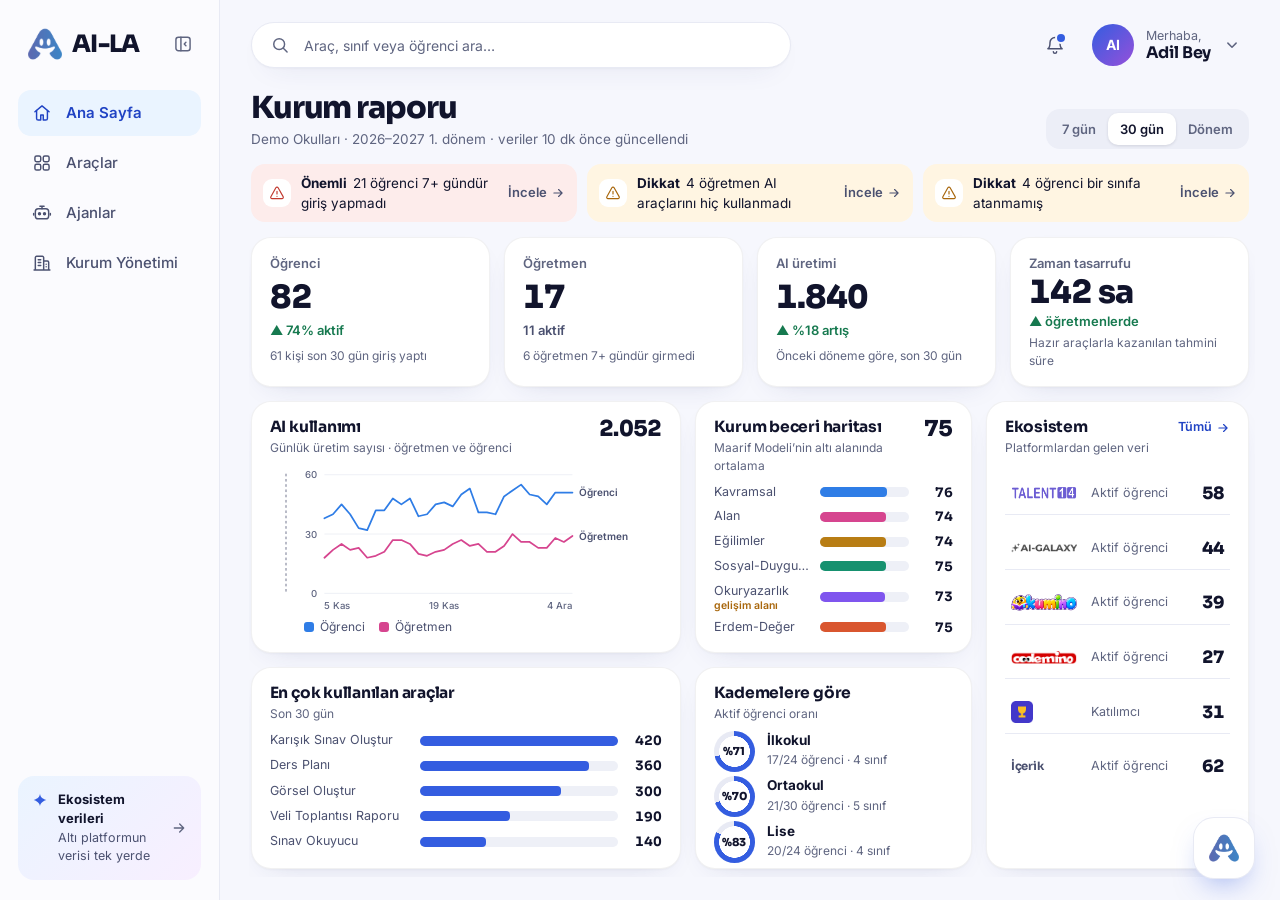
<file: yonetici.html>
<!doctype html>
<html lang="tr">
<head>
  <meta charset="utf-8" />
  <meta name="viewport" content="width=device-width, initial-scale=1" />
  <title>Yönetici · AI-LA</title>
  <meta name="theme-color" content="#f6f7fd" />
  <link rel="icon" type="image/png" href="assets/aila-mark.png" />
  <link rel="preconnect" href="https://fonts.googleapis.com" />
  <link rel="preconnect" href="https://fonts.gstatic.com" crossorigin />
  <link href="https://fonts.googleapis.com/css2?family=Inter:wght@400;500;600;700&family=Sora:wght@600;700;800&display=swap" rel="stylesheet" />
  <link rel="stylesheet" href="css/panel.css" />
  <link rel="stylesheet" href="css/ogretmen.css" />
  <link rel="stylesheet" href="css/ajanlar.css" />
  <link rel="stylesheet" href="css/yonetici.css" />
  <link rel="stylesheet" href="css/koleksiyon.css" />
  <link rel="stylesheet" href="css/toolform.css" />
  <script type="module" src="js/yonetici.js"></script>
</head>
<body>
<!-- tek çizgi ailesi (24px, 1.75 kalınlık, yuvarlak uç) -->
<svg width="0" height="0" style="position:absolute" aria-hidden="true">
  <defs>
    <symbol id="i-home" viewBox="0 0 24 24" fill="none" stroke="currentColor" stroke-width="1.75" stroke-linecap="round" stroke-linejoin="round"><path d="M3.5 10.5 12 3.5l8.5 7"/><path d="M5.5 9v9.5a2 2 0 0 0 2 2h3v-6h3v6h3a2 2 0 0 0 2-2V9"/></symbol>
    <symbol id="i-grid" viewBox="0 0 24 24" fill="none" stroke="currentColor" stroke-width="1.75" stroke-linecap="round" stroke-linejoin="round"><rect x="3.5" y="3.5" width="7" height="7" rx="2"/><rect x="13.5" y="3.5" width="7" height="7" rx="2"/><rect x="3.5" y="13.5" width="7" height="7" rx="2"/><rect x="13.5" y="13.5" width="7" height="7" rx="2"/></symbol>
    <symbol id="i-layers" viewBox="0 0 24 24" fill="none" stroke="currentColor" stroke-width="1.75" stroke-linecap="round" stroke-linejoin="round"><path d="m12 3 9 5-9 5-9-5z"/><path d="m3 12.5 9 5 9-5M3 16.5l9 5 9-5"/></symbol>
    <symbol id="i-compass" viewBox="0 0 24 24" fill="none" stroke="currentColor" stroke-width="1.75" stroke-linecap="round" stroke-linejoin="round"><circle cx="12" cy="12" r="8.5"/><path d="m15.5 8.5-2 5-5 2 2-5z"/></symbol>
    <symbol id="i-folder" viewBox="0 0 24 24" fill="none" stroke="currentColor" stroke-width="1.75" stroke-linecap="round" stroke-linejoin="round"><path d="M3.5 7.5a2 2 0 0 1 2-2h4l2 2.5h7a2 2 0 0 1 2 2v7.5a2 2 0 0 1-2 2h-13a2 2 0 0 1-2-2z"/></symbol>
    <symbol id="i-people" viewBox="0 0 24 24" fill="none" stroke="currentColor" stroke-width="1.75" stroke-linecap="round" stroke-linejoin="round"><circle cx="9" cy="8" r="3.2"/><path d="M3 19.5c.6-3.2 3-5 6-5s5.4 1.8 6 5"/><path d="M15.5 4.9a3.2 3.2 0 0 1 0 6.2M18 14.8c1.6.7 2.7 2.2 3 4.7"/></symbol>
    <symbol id="i-search" viewBox="0 0 24 24" fill="none" stroke="currentColor" stroke-width="1.75" stroke-linecap="round" stroke-linejoin="round"><circle cx="11" cy="11" r="6.5"/><path d="m16 16 4.5 4.5"/></symbol>
    <symbol id="i-bell" viewBox="0 0 24 24" fill="none" stroke="currentColor" stroke-width="1.75" stroke-linecap="round" stroke-linejoin="round"><path d="M6 9a6 6 0 1 1 12 0c0 6 2.5 7.5 2.5 7.5h-17S6 15 6 9"/><path d="M10 20a2 2 0 0 0 4 0"/></symbol>
    <symbol id="i-down" viewBox="0 0 24 24" fill="none" stroke="currentColor" stroke-width="2" stroke-linecap="round" stroke-linejoin="round"><path d="m6.5 9.5 5.5 5.5 5.5-5.5"/></symbol>
    <symbol id="i-arrow" viewBox="0 0 24 24" fill="none" stroke="currentColor" stroke-width="2" stroke-linecap="round" stroke-linejoin="round"><path d="M5 12h14M13 6l6 6-6 6"/></symbol>
    <symbol id="i-spark" viewBox="0 0 24 24" fill="currentColor"><path d="M12 2.5c.5 4.6 2.9 7 9.5 9.5-6.6 2.5-9 4.9-9.5 9.5-.5-4.6-2.9-7-9.5-9.5 6.6-2.5 9-4.9 9.5-9.5z"/></symbol>
    <symbol id="i-image" viewBox="0 0 24 24" fill="none" stroke="currentColor" stroke-width="1.75" stroke-linecap="round" stroke-linejoin="round"><rect x="3.5" y="4.5" width="17" height="15" rx="3"/><circle cx="9" cy="9.5" r="1.6"/><path d="m4 17 5-4.5 4 3.5 3-2.5 4.5 3.5"/></symbol>
    <symbol id="i-video" viewBox="0 0 24 24" fill="none" stroke="currentColor" stroke-width="1.75" stroke-linecap="round" stroke-linejoin="round"><rect x="3.5" y="5" width="17" height="14" rx="3"/><path d="M10.5 9.5v5l4.5-2.5z" fill="currentColor"/></symbol>
    <symbol id="i-chat" viewBox="0 0 24 24" fill="none" stroke="currentColor" stroke-width="1.75" stroke-linecap="round" stroke-linejoin="round"><path d="M4 5.5A2.5 2.5 0 0 1 6.5 3h11A2.5 2.5 0 0 1 20 5.5v8a2.5 2.5 0 0 1-2.5 2.5H10l-4.5 4v-4A1.5 1.5 0 0 1 4 14.5z"/><path d="M8.5 8.5h7M8.5 11.5h4.5"/></symbol>
    <symbol id="i-music" viewBox="0 0 24 24" fill="none" stroke="currentColor" stroke-width="1.75" stroke-linecap="round" stroke-linejoin="round"><path d="M9 17.5V5.5l10-2v12"/><circle cx="6.5" cy="17.5" r="2.5"/><circle cx="16.5" cy="15.5" r="2.5"/></symbol>
    <symbol id="i-code" viewBox="0 0 24 24" fill="none" stroke="currentColor" stroke-width="1.75" stroke-linecap="round" stroke-linejoin="round"><path d="m8.5 7.5-5 4.5 5 4.5M15.5 7.5l5 4.5-5 4.5M13.5 5l-3 14"/></symbol>
    <symbol id="i-cube" viewBox="0 0 24 24" fill="none" stroke="currentColor" stroke-width="1.75" stroke-linecap="round" stroke-linejoin="round"><path d="m12 3 8 4.5v9L12 21l-8-4.5v-9z"/><path d="m4 7.5 8 4.5 8-4.5M12 12v9"/></symbol>
    <symbol id="i-agent" viewBox="0 0 24 24" fill="none" stroke="currentColor" stroke-width="1.75" stroke-linecap="round" stroke-linejoin="round"><rect x="4" y="7" width="16" height="12" rx="3.5"/><path d="M12 7V4M9.5 4h5"/><circle cx="9" cy="13" r="1.2" fill="currentColor"/><circle cx="15" cy="13" r="1.2" fill="currentColor"/><path d="M2 12.5v2M22 12.5v2"/></symbol>
    <symbol id="i-template" viewBox="0 0 24 24" fill="none" stroke="currentColor" stroke-width="1.75" stroke-linecap="round" stroke-linejoin="round"><rect x="3.5" y="3.5" width="17" height="17" rx="3"/><path d="M3.5 9h17M9.5 9v11.5"/></symbol>
    <symbol id="i-book" viewBox="0 0 24 24" fill="none" stroke="currentColor" stroke-width="1.75" stroke-linecap="round" stroke-linejoin="round"><path d="M4 5.5A1.5 1.5 0 0 1 5.5 4H11v15H5.5A1.5 1.5 0 0 0 4 20.5z"/><path d="M20 5.5A1.5 1.5 0 0 0 18.5 4H13v15h5.5a1.5 1.5 0 0 1 1.5 1.5z"/></symbol>
    <symbol id="i-heart" viewBox="0 0 24 24" fill="none" stroke="currentColor" stroke-width="1.75" stroke-linecap="round" stroke-linejoin="round"><path d="M12 20s-7.5-4.6-7.5-10.2A4.3 4.3 0 0 1 12 7.3a4.3 4.3 0 0 1 7.5 2.5C19.5 15.4 12 20 12 20z"/></symbol>
    <symbol id="i-wand" viewBox="0 0 24 24" fill="none" stroke="currentColor" stroke-width="1.75" stroke-linecap="round" stroke-linejoin="round"><path d="m4 20 11-11M14 4v3M19.5 9.5h-3M17.5 5.5l-2 2M18 14v2M19 15h-2"/></symbol>
    <symbol id="i-mic" viewBox="0 0 24 24" fill="none" stroke="currentColor" stroke-width="1.75" stroke-linecap="round" stroke-linejoin="round"><rect x="9" y="3" width="6" height="11" rx="3"/><path d="M5.5 11a6.5 6.5 0 0 0 13 0M12 17.5V21"/></symbol>
    <symbol id="i-doc" viewBox="0 0 24 24" fill="none" stroke="currentColor" stroke-width="1.75" stroke-linecap="round" stroke-linejoin="round"><path d="M6.5 3h7l4 4v12.5a1.5 1.5 0 0 1-1.5 1.5h-9.5A1.5 1.5 0 0 1 5 19.5v-15A1.5 1.5 0 0 1 6.5 3z"/><path d="M13 3v4.5h4.5M8.5 12h7M8.5 15.5h5"/></symbol>
    <symbol id="i-slides" viewBox="0 0 24 24" fill="none" stroke="currentColor" stroke-width="1.75" stroke-linecap="round" stroke-linejoin="round"><rect x="3" y="4" width="18" height="12" rx="2.5"/><path d="M12 16v4M8.5 20h7M7 8.5h6M7 11.5h4"/></symbol>
    <symbol id="i-layout" viewBox="0 0 24 24" fill="none" stroke="currentColor" stroke-width="1.75" stroke-linecap="round" stroke-linejoin="round"><rect x="3.5" y="3.5" width="17" height="17" rx="3"/><path d="M3.5 9h17M9.5 9v11.5"/></symbol>
    <symbol id="i-sidebar" viewBox="0 0 24 24" fill="none" stroke="currentColor" stroke-width="1.75" stroke-linecap="round" stroke-linejoin="round"><rect x="3.5" y="4" width="17" height="16" rx="3"/><path d="M9.5 4v16M15.5 10l-2 2 2 2"/></symbol>
    <symbol id="i-user" viewBox="0 0 24 24" fill="none" stroke="currentColor" stroke-width="1.75" stroke-linecap="round" stroke-linejoin="round"><circle cx="12" cy="8" r="4"/><path d="M4.5 20.5c.8-4 3.8-6 7.5-6s6.7 2 7.5 6"/></symbol>
    <symbol id="i-mail" viewBox="0 0 24 24" fill="none" stroke="currentColor" stroke-width="1.75" stroke-linecap="round" stroke-linejoin="round"><rect x="3" y="5" width="18" height="14" rx="3"/><path d="m4 7.5 8 5.5 8-5.5"/></symbol>
    <symbol id="i-shield" viewBox="0 0 24 24" fill="none" stroke="currentColor" stroke-width="1.75" stroke-linecap="round" stroke-linejoin="round"><path d="M12 3 4.5 6v5.5c0 4.6 3.1 8 7.5 9.5 4.4-1.5 7.5-4.9 7.5-9.5V6z"/><path d="m9 12 2 2 4-4"/></symbol>
    <symbol id="i-lock" viewBox="0 0 24 24" fill="none" stroke="currentColor" stroke-width="1.75" stroke-linecap="round" stroke-linejoin="round"><rect x="4.5" y="10.5" width="15" height="10" rx="2.5"/><path d="M8 10.5V7.5a4 4 0 0 1 8 0v3"/></symbol>
    <symbol id="i-school" viewBox="0 0 24 24" fill="none" stroke="currentColor" stroke-width="1.75" stroke-linecap="round" stroke-linejoin="round"><path d="m12 3 9 4.5-9 4.5-9-4.5z"/><path d="M6.5 9.5v5c1.5 1.6 3.4 2.5 5.5 2.5s4-.9 5.5-2.5v-5M21 7.5v6"/></symbol>
    <symbol id="i-send" viewBox="0 0 24 24" fill="none" stroke="currentColor" stroke-width="2" stroke-linecap="round" stroke-linejoin="round"><path d="M12 19V5M6 11l6-6 6 6"/></symbol>
    <symbol id="i-eye" viewBox="0 0 24 24" fill="none" stroke="currentColor" stroke-width="1.75" stroke-linecap="round" stroke-linejoin="round"><path d="M2.5 12S6 5.5 12 5.5 21.5 12 21.5 12 18 18.5 12 18.5 2.5 12 2.5 12z"/><circle cx="12" cy="12" r="3"/></symbol>
    <symbol id="i-check" viewBox="0 0 24 24" fill="none" stroke="currentColor" stroke-width="2.2" stroke-linecap="round" stroke-linejoin="round"><path d="M5 12.5 10 17l9-10"/></symbol>
    <symbol id="i-camera" viewBox="0 0 24 24" fill="none" stroke="currentColor" stroke-width="1.75" stroke-linecap="round" stroke-linejoin="round"><path d="M4 8.5A2 2 0 0 1 6 6.5h2l1.5-2h5L16 6.5h2a2 2 0 0 1 2 2V17a2 2 0 0 1-2 2H6a2 2 0 0 1-2-2z"/><circle cx="12" cy="12.5" r="3.3"/></symbol>
    <symbol id="i-logout" viewBox="0 0 24 24" fill="none" stroke="currentColor" stroke-width="1.75" stroke-linecap="round" stroke-linejoin="round"><path d="M14 4h3.5A2.5 2.5 0 0 1 20 6.5v11a2.5 2.5 0 0 1-2.5 2.5H14"/><path d="M10 8l-4 4 4 4M6 12h9"/></symbol>
    <symbol id="i-plus" viewBox="0 0 24 24" fill="none" stroke="currentColor" stroke-width="2" stroke-linecap="round"><path d="M12 5v14M5 12h14"/></symbol>
    <symbol id="i-x" viewBox="0 0 24 24" fill="none" stroke="currentColor" stroke-width="2" stroke-linecap="round"><path d="M6 6l12 12M18 6 6 18"/></symbol>
    <symbol id="i-trash" viewBox="0 0 24 24" fill="none" stroke="currentColor" stroke-width="1.75" stroke-linecap="round" stroke-linejoin="round"><path d="M4.5 7h15M9.5 7V4.5h5V7M6.5 7l1 12.5a1.5 1.5 0 0 0 1.5 1.5h6a1.5 1.5 0 0 0 1.5-1.5l1-12.5"/></symbol>
    <symbol id="i-clip" viewBox="0 0 24 24" fill="none" stroke="currentColor" stroke-width="1.75" stroke-linecap="round" stroke-linejoin="round"><path d="m20 11.5-8.2 8.2a5 5 0 0 1-7.1-7.1l8.6-8.6a3.4 3.4 0 0 1 4.8 4.8l-8.6 8.6a1.7 1.7 0 0 1-2.4-2.4l7.9-7.9"/></symbol>
    <symbol id="i-shuffle" viewBox="0 0 24 24" fill="none" stroke="currentColor" stroke-width="1.75" stroke-linecap="round" stroke-linejoin="round"><path d="M3 7h3.5c2 0 3.2 1 4.3 2.7l2.4 4.6c1.1 1.7 2.3 2.7 4.3 2.7H21M18 14l3 3-3 3M3 17h3.5c1.4 0 2.4-.5 3.2-1.4M14.3 8.4c.8-.9 1.8-1.4 3.2-1.4H21M18 4l3 3-3 3"/></symbol>
    <symbol id="i-globe" viewBox="0 0 24 24" fill="none" stroke="currentColor" stroke-width="1.75" stroke-linecap="round" stroke-linejoin="round"><circle cx="12" cy="12" r="8.5"/><path d="M3.5 12h17M12 3.5c2.4 2.3 3.6 5.1 3.6 8.5s-1.2 6.2-3.6 8.5c-2.4-2.3-3.6-5.1-3.6-8.5S9.6 5.8 12 3.5z"/></symbol>
    <symbol id="i-star" viewBox="0 0 24 24" fill="none" stroke="currentColor" stroke-width="1.75" stroke-linejoin="round"><path d="m12 3.5 2.6 5.3 5.9.9-4.3 4.1 1 5.8-5.2-2.8-5.2 2.8 1-5.8-4.3-4.1 5.9-.9z"/></symbol>
    <symbol id="i-type" viewBox="0 0 24 24" fill="none" stroke="currentColor" stroke-width="1.75" stroke-linecap="round" stroke-linejoin="round"><path d="M5 6.5V5h14v1.5M12 5v14M9 19h6"/></symbol>
    <symbol id="i-pen" viewBox="0 0 24 24" fill="none" stroke="currentColor" stroke-width="1.75" stroke-linecap="round" stroke-linejoin="round"><path d="M16.5 3.5a2.1 2.1 0 0 1 3 3L8 18l-4 1 1-4z"/><path d="M14.5 5.5l3 3"/></symbol>
    <symbol id="i-undo" viewBox="0 0 24 24" fill="none" stroke="currentColor" stroke-width="1.75" stroke-linecap="round" stroke-linejoin="round"><path d="M9 14 4 9l5-5"/><path d="M4 9h10.5a5.5 5.5 0 0 1 0 11H11"/></symbol>
    <symbol id="i-share" viewBox="0 0 24 24" fill="none" stroke="currentColor" stroke-width="1.75" stroke-linecap="round" stroke-linejoin="round"><circle cx="18" cy="5.5" r="2.5"/><circle cx="6" cy="12" r="2.5"/><circle cx="18" cy="18.5" r="2.5"/><path d="m8.2 10.8 7.6-4.1M8.2 13.2l7.6 4.1"/></symbol>
    <symbol id="i-board" viewBox="0 0 24 24" fill="none" stroke="currentColor" stroke-width="1.75" stroke-linecap="round" stroke-linejoin="round"><rect x="3" y="4" width="18" height="12" rx="2"/><path d="M8 20l2-4M16 20l-2-4M7 11l3-3 2 2 4-4"/></symbol>
    <symbol id="i-marker" viewBox="0 0 24 24" fill="none" stroke="currentColor" stroke-width="1.75" stroke-linecap="round" stroke-linejoin="round"><path d="M9 14l-4 4h5l2-2M9 14l8-8a2.1 2.1 0 0 1 3 3l-8 8M9 14l3 3"/><path d="M3 21h18" opacity=".5"/></symbol>
    <symbol id="i-eraser" viewBox="0 0 24 24" fill="none" stroke="currentColor" stroke-width="1.75" stroke-linecap="round" stroke-linejoin="round"><path d="M8 20h12M5.5 16.5 14 8l5 5-6.5 6.5H8.5z"/><path d="M10 12l5 5"/></symbol>
    <symbol id="i-note" viewBox="0 0 24 24" fill="none" stroke="currentColor" stroke-width="1.75" stroke-linecap="round" stroke-linejoin="round"><path d="M4 5.5A1.5 1.5 0 0 1 5.5 4h13A1.5 1.5 0 0 1 20 5.5V14l-6 6H5.5A1.5 1.5 0 0 1 4 18.5z"/><path d="M14 20v-4.5a1.5 1.5 0 0 1 1.5-1.5H20M8 9h8M8 12.5h5"/></symbol>
    <symbol id="i-download" viewBox="0 0 24 24" fill="none" stroke="currentColor" stroke-width="1.75" stroke-linecap="round" stroke-linejoin="round"><path d="M12 4v11M7 10l5 5 5-5M5 20h14"/></symbol>
    <symbol id="i-key" viewBox="0 0 24 24" fill="none" stroke="currentColor" stroke-width="1.75" stroke-linecap="round" stroke-linejoin="round"><circle cx="8" cy="15" r="4"/><path d="m11 12 8.5-8.5M16 7l3 3M18.5 4.5l2 2"/></symbol>
    <symbol id="i-inbox" viewBox="0 0 24 24" fill="none" stroke="currentColor" stroke-width="1.75" stroke-linecap="round" stroke-linejoin="round"><path d="M3.5 13.5 6 5h12l2.5 8.5V18a1.5 1.5 0 0 1-1.5 1.5H5A1.5 1.5 0 0 1 3.5 18z"/><path d="M3.5 13.5h5l1.5 2.5h4l1.5-2.5h5"/></symbol>
    <symbol id="i-building" viewBox="0 0 24 24" fill="none" stroke="currentColor" stroke-width="1.75" stroke-linecap="round" stroke-linejoin="round"><path d="M4 20.5V5.5A1.5 1.5 0 0 1 5.5 4h7A1.5 1.5 0 0 1 14 5.5v15M14 9.5h4.5A1.5 1.5 0 0 1 20 11v9.5M2.5 20.5h19M7.5 8h3M7.5 11.5h3M7.5 15h3M17 13.5v.01M17 16.5v.01"/></symbol>
    <symbol id="i-alert" viewBox="0 0 24 24" fill="none" stroke="currentColor" stroke-width="1.75" stroke-linecap="round" stroke-linejoin="round"><path d="M10.3 4.2 2.8 17.5A2 2 0 0 0 4.5 20.5h15a2 2 0 0 0 1.7-3L13.7 4.2a2 2 0 0 0-3.4 0z"/><path d="M12 9.5v4M12 17h.01"/></symbol>
    <symbol id="i-info" viewBox="0 0 24 24" fill="none" stroke="currentColor" stroke-width="1.9" stroke-linecap="round"><circle cx="12" cy="12" r="8.5"/><path d="M12 11v5.5M12 7.8v.01"/></symbol>
    <symbol id="i-calendar" viewBox="0 0 24 24" fill="none" stroke="currentColor" stroke-width="1.75" stroke-linecap="round" stroke-linejoin="round"><rect x="3.5" y="5" width="17" height="15.5" rx="2.5"/><path d="M3.5 10h17M8 3v4M16 3v4"/></symbol>
    <symbol id="i-play" viewBox="0 0 24 24" fill="currentColor"><path d="M8 5.5v13a1 1 0 0 0 1.5.86l10.5-6.5a1 1 0 0 0 0-1.72L9.5 4.64A1 1 0 0 0 8 5.5z"/></symbol>
    <symbol id="i-clock" viewBox="0 0 24 24" fill="none" stroke="currentColor" stroke-width="1.75" stroke-linecap="round" stroke-linejoin="round"><circle cx="12" cy="12" r="8.5"/><path d="M12 7.5V12l3 2"/></symbol>
    <symbol id="i-more" viewBox="0 0 24 24" fill="currentColor"><circle cx="5.5" cy="12" r="1.8"/><circle cx="12" cy="12" r="1.8"/><circle cx="18.5" cy="12" r="1.8"/></symbol>
    <symbol id="i-chart" viewBox="0 0 24 24" fill="none" stroke="currentColor" stroke-width="1.75" stroke-linecap="round" stroke-linejoin="round"><path d="M4 20V4M4 20h16M8 16v-4M12 16V8M16 16v-6"/></symbol>
  </defs>
</svg>

<div class="app">
  <aside class="side">
    <div class="side-head">
      <a class="brand" href="#ana"><img src="assets/aila-mark.png" alt="" width="34" height="34"><span>AI-LA</span></a>
      <button type="button" class="side-toggle" aria-expanded="true" aria-controls="side-nav" aria-label="Menüyü daralt" data-side-toggle><svg class="icon" aria-hidden="true"><use href="#i-sidebar" /></svg></button>
    </div>
    <nav id="side-nav" aria-label="Ana menü">
      <ul class="nav">
        <li><a href="#ana" data-nav="ana" title="Ana Sayfa"><svg class="icon"><use href="#i-home" /></svg><span class="nav-label">Ana Sayfa</span></a></li>
        <li><a href="#araclar" data-nav="araclar" title="Araçlar"><svg class="icon"><use href="#i-grid" /></svg><span class="nav-label">Araçlar</span></a></li>
        <li><a href="#ajanlar" data-nav="ajanlar" title="Ajanlar"><svg class="icon"><use href="#i-agent" /></svg><span class="nav-label">Ajanlar</span></a></li>
        <li><a href="#kurum" data-nav="kurum" title="Kurum Yönetimi"><svg class="icon"><use href="#i-building" /></svg><span class="nav-label">Kurum Yönetimi</span></a></li>
      </ul>
    </nav>
    <a class="side-more" href="#ekosistem" title="Ekosistem verileri">
      <svg class="icon" aria-hidden="true"><use href="#i-spark" /></svg>
      <span><strong>Ekosistem verileri</strong><span>Altı platformun verisi tek yerde</span></span>
      <svg class="icon go" aria-hidden="true"><use href="#i-arrow" /></svg>
    </a>
  </aside>

  <div class="content">
    <header class="bar">
      <label class="search"><svg class="icon" aria-hidden="true"><use href="#i-search" /></svg><input type="search" placeholder="Araç, sınıf veya öğrenci ara…" aria-label="Ara" data-search></label>
      <button type="button" class="icon-btn" aria-label="Bildirimler"><svg class="icon"><use href="#i-bell" /></svg><span class="dot"></span></button>
      <a class="user" href="#profil" aria-label="Profil">
        <span class="avatar" data-avatar>AI</span>
        <span class="user-name"><span>Merhaba,</span><strong data-name>Adil Bey</strong></span>
        <svg class="icon" aria-hidden="true"><use href="#i-down" /></svg>
      </a>
    </header>

    <!-- ana sayfa: raporlarla karşılar. Tek ekran: dikkat, 4 gösterge, trend, beceri, araçlar, ekosistem -->
    <section class="view page dash" data-view="ana" aria-labelledby="dash-h">
      <div class="dash-head">
        <div><h1 id="dash-h">Kurum raporu</h1><p><span data-kurum>Demo Okulları</span> · 2026–2027 1. dönem · veriler 10 dk önce güncellendi</p></div>
        <div class="seg-tabs sm" role="tablist" aria-label="Dönem" data-period>
          <button type="button" role="tab" aria-selected="false" data-p="7">7 gün</button>
          <button type="button" role="tab" aria-selected="true" data-p="30">30 gün</button>
          <button type="button" role="tab" aria-selected="false" data-p="donem">Dönem</button>
        </div>
      </div>
      <ul class="alerts" aria-label="İncelenmesi önerilen durumlar" data-alerts></ul>
      <div class="kpis" data-kpis></div>
      <div class="dash-grid">
        <section class="dcard trend" aria-labelledby="tr-h">
          <div class="dcard-h"><div><h2 id="tr-h">AI kullanımı</h2><p>Günlük üretim sayısı · öğretmen ve öğrenci</p></div><b class="dcard-big" data-tr-total></b></div>
          <div class="chart" data-trend></div>
        </section>
        <section class="dcard skills" aria-labelledby="sk-h">
          <div class="dcard-h"><div><h2 id="sk-h">Kurum beceri haritası</h2><p>Maarif Modeli’nin altı alanında ortalama</p></div><b class="dcard-big" data-sk-avg></b></div>
          <ul class="hbars" data-skills></ul>
        </section>
        <section class="dcard tools-use" aria-labelledby="tu-h">
          <div class="dcard-h"><div><h2 id="tu-h">En çok kullanılan araçlar</h2><p>Son 30 gün</p></div></div>
          <ul class="hbars mono" data-tooluse></ul>
        </section>
        <section class="dcard levels" aria-labelledby="lv-h">
          <div class="dcard-h"><div><h2 id="lv-h">Kademelere göre</h2><p>Aktif öğrenci oranı</p></div></div>
          <ul class="lvls" data-levels></ul>
        </section>
        <section class="dcard eco-sum" aria-labelledby="es-h">
          <div class="dcard-h"><div><h2 id="es-h">Ekosistem</h2><p>Platformlardan gelen veri</p></div><a class="dcard-link" href="#ekosistem">Tümü<svg class="icon" aria-hidden="true"><use href="#i-arrow" /></svg></a></div>
          <ul class="es-list" data-eco-sum></ul>
        </section>
      </div>
    </section>

    <!-- araçlar -->
    <section class="view page fit" data-view="araclar" aria-labelledby="araclar-h" hidden>
      <div class="page-head">
        <div><h1 id="araclar-h">Araçlar</h1><p>Kurumunuzda açık olan yapay zekâ araçları.</p></div>
        <div class="chips" role="group" aria-label="Kategori" data-tool-chips></div>
      </div>
      <ul class="tool-grid all" data-all-tools></ul>
      <p class="empty" data-tools-empty hidden>Bu aramayla eşleşen araç yok.</p>
    </section>

    <!-- ajanlar: her sabah zamanlanmış çalışır, çıktıyı burada bırakır. Kart: ⓘ bilgi, takvim, son çıktı; pencere: zamanlama + girdi + talimat + geçmiş -->
    <section class="view page fit agp" data-view="ajanlar" aria-labelledby="aj-h" hidden>
      <div class="page-head">
        <div><h1 id="aj-h">Ajanlar</h1><p>Her ajanın gününü, saatini ve talimatını planlayıp kaydedin. Ajanlar kurum sisteminde bu plana göre çalışır, çıktıları burada toplanır.</p></div>
        <span class="sync" data-ag-today></span>
      </div>
      <div class="ag-wrap">
        <ul class="ag-grid" data-ag></ul>
        <aside class="ag-feed" aria-labelledby="agf-h">
          <div class="dcard-h"><div><h2 id="agf-h">Son çıktılar</h2><p data-ag-feed-sub></p></div></div>
          <ol class="agf-list" data-ag-feed></ol>
        </aside>
      </div>
      <div class="ag-pop" role="dialog" aria-label="Ajan hakkında" data-ag-pop hidden></div>
      <dialog class="ag-dlg" aria-labelledby="agd-h" data-ag-dlg>
        <div class="agd-head">
          <span class="tool-art" data-agd-art></span>
          <div><h2 id="agd-h" data-agd-name></h2><p data-agd-desc></p></div>
          <button type="button" class="ac-close" aria-label="Kapat" data-agd-close><svg class="icon"><use href="#i-x" /></svg></button>
        </div>
        <div class="seg-tabs sm" role="tablist" aria-label="Ajan">
          <button type="button" role="tab" aria-selected="true" data-agtab="ayar">Zamanlama ve talimat</button>
          <button type="button" role="tab" aria-selected="false" data-agtab="cikti">Çıktılar <b data-agd-count></b></button>
          <button type="button" role="tab" aria-selected="false" data-agtab="bilgi">Ne yapar?</button>
        </div>
        <form class="agd-body" data-agpane="ayar" data-ag-form></form>
        <div class="agd-body" data-agpane="cikti" hidden><ol class="ago-list" data-ag-outs></ol></div>
        <div class="agd-body" data-agpane="bilgi" hidden data-ag-info></div>
      </dialog>
    </section>

    <!-- kurum yönetimi: sınıf yönetimi + öğrenci yönetimi tek menüde -->
    <section class="view page fit km2" data-view="kurum" aria-labelledby="ky-h" hidden>
      <div class="page-head">
        <div><h1 id="ky-h">Kurum Yönetimi</h1><p>Sınıfları ve öğrencileri tek yerden yönetin.</p></div>
        <div class="seg-tabs" role="tablist" aria-label="Kurum yönetimi">
          <button type="button" role="tab" aria-selected="true" data-ktab="sinif">Sınıf Yönetimi <b data-cnt-sinif></b></button>
          <button type="button" role="tab" aria-selected="false" data-ktab="ogrenci">Öğrenci Yönetimi <b data-cnt-ogr></b></button>
        </div>
      </div>
      <div class="kpane" data-kpane="sinif">
        <div class="k-bar">
          <div class="chips" role="group" aria-label="Kademe" data-lvl-chips></div>
          <label class="search k-search"><svg class="icon" aria-hidden="true"><use href="#i-search" /></svg><input type="search" placeholder="Sınıf ara…" aria-label="Sınıf ara" data-cls-q></label>
          <button type="button" class="btn-primary k-add" data-cls-add><svg class="icon" aria-hidden="true"><use href="#i-plus" /></svg>Yeni sınıf</button>
        </div>
        <ul class="cls-grid" data-cls-grid></ul>
      </div>
      <div class="kpane" data-kpane="ogrenci" hidden>
        <div class="k-bar">
          <div class="chips" role="group" aria-label="Durum" data-ogr-chips></div>
          <label class="search k-search"><svg class="icon" aria-hidden="true"><use href="#i-search" /></svg><input type="search" placeholder="Öğrenci ara…" aria-label="Öğrenci ara" data-ogr-q></label>
          <label class="col-sort">Sınıf<select data-ogr-cls><option value="">Tümü</option></select></label>
          <button type="button" class="btn-primary k-add" data-ogr-add><svg class="icon" aria-hidden="true"><use href="#i-plus" /></svg>Öğrenci ekle</button>
        </div>
        <div class="stu-table k-table" role="table" aria-label="Öğrenciler">
          <div class="stu-row th" role="row"><span role="columnheader">Öğrenci</span><span role="columnheader">Sınıf</span><span role="columnheader">Beceri puanı</span><span role="columnheader">Son giriş</span><span role="columnheader" class="r">İşlemler</span></div>
          <div class="stu-body" data-ogr-body></div>
        </div>
      </div>
      <dialog class="pf-dlg rs-dlg" aria-labelledby="kd-h" data-k-dlg>
        <form method="dialog" data-k-form>
          <div class="pf-card-head"><h2 id="kd-h" data-k-title></h2></div>
          <div class="k-fields" data-k-fields></div>
          <p class="rs-text" data-k-msg></p>
          <div class="pf-actions"><button type="button" class="btn-ghost" data-k-close>Vazgeç</button><button type="submit" class="btn-primary" data-k-ok>Kaydet</button></div>
        </form>
      </dialog>
    </section>

    <!-- ekosistem: yalnız veri. SSO ile platforma geçiş yok -->
    <section class="view page fit" data-view="ekosistem" aria-labelledby="eko-h" hidden>
      <div class="page-head">
        <div><h1 id="eko-h">Ekosistem verileri</h1><p>Kurumunuzun kullandığı platformlardan çekilen özet veriler. Platformlara buradan geçiş yapılmaz.</p></div>
        <span class="sync" data-sync><svg class="icon" aria-hidden="true"><use href="#i-check" /></svg>Son eşitleme 10 dk önce</span>
      </div>
      <ul class="eco-data" data-eco-data></ul>
    </section>

    <!-- formlar: #formlar/tani ve #formlar/gelisim; profildeki iki karttan açılır (js: FORMS) -->
    <section class="view page tani" data-view="formlar" aria-labelledby="tani-h" hidden>
      <header class="tani-top">
        <a class="tani-back" href="#profil"><svg class="icon" aria-hidden="true"><use href="#i-arrow" /></svg>Profil</a>
        <div class="tani-title"><h1 id="tani-h" data-form-title>Sizi tanıyalım</h1><span data-form-sub>Yaklaşık 3 dakika</span></div>
        <ol class="tani-dots" aria-label="Adımlar" data-tani-dots></ol>
      </header>
      <div class="tani-card">
        <div class="tani-art" aria-hidden="true">
          <span class="tani-blob b1"></span><span class="tani-blob b2"></span>
          <img src="assets/profil/p05a.png" alt="" data-tani-art>
          <span class="tani-count" data-tani-count>1 / 6</span>
        </div>
        <form class="tani-body" data-tani-form novalidate>
          <div class="tani-step" data-tani-step aria-live="polite"></div>
          <div class="tani-nav">
            <button type="button" class="round-btn" aria-label="Geri" data-tani-prev><svg class="icon" aria-hidden="true"><use href="#i-arrow" /></svg></button>
            <span class="tani-hint" data-tani-hint></span>
            <button type="button" class="tani-skip" data-tani-skip>Atla</button>
            <button type="submit" class="tani-next" data-tani-next><span data-tani-next-label>Başlayalım</span><span class="tani-next-ic"><svg class="icon" aria-hidden="true"><use href="#i-arrow" /></svg></span></button>
          </div>
        </form>
      </div>
    </section>

    <!-- profil: üst sağdaki addan açılır. Masaüstünde tek ekran, kaydırma yok. -->
    <section class="view page profile" data-view="profil" aria-labelledby="pf-h" hidden>
      <div class="pf-cover">
        <div class="pf-id">
          <div class="pf-avatar-wrap">
            <span class="avatar xl" data-avatar>AI</span>
            <button type="button" class="pf-cam" aria-label="Avatarı değiştir" aria-haspopup="menu" aria-expanded="false" data-av-btn><svg class="icon" aria-hidden="true"><use href="#i-camera" /></svg></button>
            <div class="av-menu" role="menu" data-av-menu hidden>
              <button type="button" role="menuitem" data-av="upload"><svg class="icon" aria-hidden="true"><use href="#i-camera" /></svg>Fotoğraf yükle</button>
              <div class="av-presets" aria-label="Hazır avatarlar">
                <button type="button" role="menuitem" aria-label="Kedi avatarı" data-av="assets/kedi-yuz.png"><img src="assets/kedi-yuz.png" alt=""></button>
                <button type="button" role="menuitem" aria-label="AI-LA avatarı" data-av="assets/aila-maskot.png"><img src="assets/aila-maskot.png" alt=""></button>
              </div>
              <button type="button" role="menuitem" class="av-remove" data-av="remove"><svg class="icon" aria-hidden="true"><use href="#i-trash" /></svg>Kaldır, baş harfler kalsın</button>
            </div>
            <input type="file" accept="image/*" hidden data-av-file>
          </div>
          <div class="pf-name">
            <h1 id="pf-h" data-fullname>Adil Işık</h1>
            <p><span class="pf-badge">Yönetici</span><span>Okul müdürü</span><span>Demo Okulları</span></p>
          </div>
        </div>
        <div class="pf-stats">
          <div><strong data-pf-cls>17</strong><span>sınıf</span></div>
          <div><strong data-pf-ogr>75</strong><span>öğrenci</span></div>
          <div><strong data-pf-ogt>17</strong><span>öğretmen</span></div>
          <img class="pf-trophy" src="assets/profil/p08.png" alt="" onerror="this.remove()">
        </div>
      </div>

      <div class="pf-grid">
        <form class="pf-card pf-form" data-pf-form novalidate>
          <img class="pf-art" src="assets/profil/p01.png" alt="" onerror="this.remove()">
          <div class="pf-card-head"><h2>Kişisel bilgiler</h2><span class="pf-hint">Kurumunuzun öğretmenleri görür</span></div>
          <div class="pf-fields">
            <label class="fld wide"><span>Ad soyad</span><input name="ad" value="Adil Işık" autocomplete="name" required data-pf-ad></label>
            <div class="fld ro"><span>E-posta</span><span class="ro-box"><svg class="icon" aria-hidden="true"><use href="#i-mail" /></svg><span>adil@demo.ai-la.ai</span><svg class="icon lock" aria-label="Okul tarafından yönetilir"><use href="#i-lock" /></svg></span></div>
            <div class="fld ro"><span>Kurum</span><span class="ro-box"><svg class="icon" aria-hidden="true"><use href="#i-school" /></svg><span>Demo Okulları · K-12</span><svg class="icon lock" aria-label="Okul tarafından yönetilir"><use href="#i-lock" /></svg></span></div>
            <label class="fld wide about"><span>Hakkımda <em data-pf-count>0/120</em></span><textarea name="hakkimda" rows="2" maxlength="120" data-pf-about placeholder="Kendinizden kısaca bahsedin">Okulumuzda yapay zekâyı güvenli ve ölçülebilir biçimde yaygınlaştırıyoruz.</textarea></label>
            <fieldset class="fld wide"><legend>İlgi alanlarınız <em>en çok 5</em></legend><div class="pf-tags" data-pf-tags></div></fieldset>
          </div>
          <div class="pf-actions"><span class="pf-saved" role="status" data-pf-status></span><button type="submit" class="btn-primary">Kaydet</button></div>
        </form>

        <div class="pf-col forms2">
          <!-- profil altındaki iki form: #formlar/tani ve #formlar/gelisim -->
          <a class="pf-tile form-tile sm" href="#formlar/tanima" data-form-link="tanima">
            <span class="tile-eyebrow">3 dakika</span>
            <strong>Kurum tanıma formu</strong>
            <span class="tile-text">Kurumunuzun kademeleri, büyüklüğü ve yapay zekâ hedefleri.</span>
            <img class="tile-art" src="assets/profil/p05a.png" alt="" onerror="this.remove()">
            <span class="tile-go">Forma git<svg class="icon" aria-hidden="true"><use href="#i-arrow" /></svg></span>
          </a>
          <a class="pf-tile form-tile sm alt" href="#formlar/gelisim" data-form-link="gelisim">
            <span class="tile-eyebrow">4 dakika</span>
            <strong>Kurum gelişim formu</strong>
            <span class="tile-text">Öncelikli gelişim alanları, hedefler ve öğretmen eğitim ihtiyacı.</span>
            <img class="tile-art" src="assets/profil/p08.png" alt="" onerror="this.remove()">
            <span class="tile-go">Forma git<svg class="icon" aria-hidden="true"><use href="#i-arrow" /></svg></span>
          </a>
        </div>

        <div class="pf-col">
            <section class="pf-card pf-account" aria-labelledby="pf-sec-h">
              <img class="pf-art" src="assets/profil/p02.png" alt="" onerror="this.remove()">
              <div class="pf-card-head"><h2 id="pf-sec-h">Hesap ve güvenlik</h2></div>
              <ul class="pf-checks">
                <li><span class="pf-ic ok"><svg class="icon" aria-hidden="true"><use href="#i-shield" /></svg></span><span><strong>Hesabın aktif ve güvende</strong><span>Verilerin uçtan uca şifrelenir.</span></span></li>
                <li><span class="pf-ic"><svg class="icon" aria-hidden="true"><use href="#i-lock" /></svg></span><span><strong>Son giriş</strong><span>Bugün 09:12 · bu cihaz</span></span></li>
              </ul>
              <button type="button" class="pf-tile btn-tile" data-pw-open>
                <img class="tile-art" src="assets/profil/p03.png" alt="" onerror="this.remove()">
                <strong>Parolayı değiştir</strong><span class="tile-text">Son değişiklik 3 ay önce</span>
                <svg class="icon tile-arrow" aria-hidden="true"><use href="#i-arrow" /></svg>
              </button>
            <h3 class="pf-sub" id="pf-pref-h">Tercihler</h3>
            <label class="tg"><img class="tg-art" src="assets/profil/p06.png" alt="" onerror="this.remove()"><span><strong>Bildirimler</strong><span>Haftalık rapor ve kritik uyarılar</span></span><input type="checkbox" role="switch" checked><i aria-hidden="true"></i></label>
            <div class="tg"><span class="tg-ic aa">Aa</span><span><strong>Yazı boyutu</strong><span>Tüm panelde geçerli</span></span>
              <span class="seg" role="radiogroup" aria-label="Yazı boyutu" data-pf-size><button type="button" role="radio" aria-checked="true" data-size="n">A</button><button type="button" role="radio" aria-checked="false" data-size="l">A+</button></span></div>
            <a class="pf-out" href="giris.html"><svg class="icon" aria-hidden="true"><use href="#i-logout" /></svg>Çıkış yap</a>
            </section>
        </div>
      </div>

      <dialog class="pf-dlg" aria-labelledby="pw-h" data-pw-dlg>
        <form data-pf-pass-form novalidate>
          <img class="pf-art" src="assets/profil/p03.png" alt="" onerror="this.remove()">
          <div class="pf-card-head"><h2 id="pw-h">Parolayı değiştir</h2></div>
          <label class="fld"><span>Mevcut parola</span><span class="pw"><input type="password" autocomplete="current-password" required data-pw-old><button type="button" aria-label="Parolayı göster" data-pw-eye><svg class="icon" aria-hidden="true"><use href="#i-eye" /></svg></button></span></label>
          <label class="fld"><span>Yeni parola</span><span class="pw"><input type="password" autocomplete="new-password" required data-pw-new><button type="button" aria-label="Parolayı göster" data-pw-eye><svg class="icon" aria-hidden="true"><use href="#i-eye" /></svg></button></span></label>
          <div class="pw-meter" data-pw-meter aria-hidden="true"><i></i><i></i><i></i><i></i></div>
          <p class="pw-tip" data-pw-tip>En az 8 karakter, bir rakam ve bir büyük harf.</p>
          <label class="fld"><span>Yeni parola (tekrar)</span><span class="pw"><input type="password" autocomplete="new-password" required data-pw-again><button type="button" aria-label="Parolayı göster" data-pw-eye><svg class="icon" aria-hidden="true"><use href="#i-eye" /></svg></button></span></label>
          <div class="pf-actions"><span class="pf-saved" role="status" data-pw-status></span><button type="button" class="btn-ghost" data-pw-close>Vazgeç</button><button type="submit" class="btn-primary">Güncelle</button></div>
        </form>
      </dialog>
    </section>
  </div>
</div>
<!-- sohbet: sağ alttaki AI-LA işareti tam sayfa sohbeti açar. AI Stüdyo'nun yalnız Metin sekmesi: metin modelleri + geçmiş, Keşfet yok -->
<div class="chat" data-chat>
  <button type="button" class="chat-fab" aria-expanded="false" aria-controls="ai-chat" aria-label="AI-LA sohbet" data-chat-fab><img src="assets/aila-mark.png" alt="" width="30" height="30"></button>
</div>
<div class="ai-chat" id="ai-chat" role="dialog" aria-modal="true" aria-label="AI-LA sohbet" data-ai-chat hidden>
  <aside class="ac-side" data-ac-side>
    <div class="ac-side-head">
      <span class="ac-side-ic"><svg class="icon" aria-hidden="true"><use href="#i-chat" /></svg></span>
      <span><strong>Metin Geçmişi</strong><span data-ac-count>0 sohbet</span></span>
      <button type="button" class="ac-ib" aria-label="Geçmişi gizle" data-ac-side-toggle><svg class="icon" aria-hidden="true"><use href="#i-sidebar" /></svg></button>
    </div>
    <button type="button" class="ac-new" data-ac-new><svg class="icon" aria-hidden="true"><use href="#i-plus" /></svg>Yeni Sohbet</button>
    <div class="ac-list" data-ac-list></div>
  </aside>
  <section class="ac-main">
    <header class="ac-top">
      <button type="button" class="ac-ib ac-show-side" aria-label="Geçmişi göster" data-ac-side-toggle><svg class="icon" aria-hidden="true"><use href="#i-sidebar" /></svg></button>
      <strong class="ac-title" data-ac-title>Yeni sohbet</strong>
      <button type="button" class="ac-close" aria-label="Sohbeti kapat" data-ac-close><svg class="icon" aria-hidden="true"><use href="#i-x" /></svg></button>
    </header>
    <div class="ac-scroll" data-ac-scroll>
      <div class="ac-hello" data-ac-hello>
        <span class="ac-mascot" data-ac-cat><img class="cat-fallback" src="assets/kedi-yuz.png" alt=""></span>
        <h2>Merhaba! Ben AI-LA</h2>
        <p>Sana nasıl yardımcı olabilirim?</p>
        <div class="ac-sugs">
          <button type="button" class="ac-sug"><span class="ac-sug-ic"><svg class="icon" aria-hidden="true"><use href="#i-doc" /></svg></span>Bu ayın kurum raporunu özetle<svg class="icon go" aria-hidden="true"><use href="#i-arrow" /></svg></button>
          <button type="button" class="ac-sug"><span class="ac-sug-ic"><svg class="icon" aria-hidden="true"><use href="#i-chart" /></svg></span>Giriş yapmayan öğrenciler için veli mesajı yaz<svg class="icon go" aria-hidden="true"><use href="#i-arrow" /></svg></button>
          <button type="button" class="ac-sug"><span class="ac-sug-ic"><svg class="icon" aria-hidden="true"><use href="#i-mail" /></svg></span>Öğretmenler için AI kullanım duyurusu hazırla<svg class="icon go" aria-hidden="true"><use href="#i-arrow" /></svg></button>
          <button type="button" class="ac-sug"><span class="ac-sug-ic"><svg class="icon" aria-hidden="true"><use href="#i-star" /></svg></span>Okuryazarlık alanını güçlendirecek bir plan öner<svg class="icon go" aria-hidden="true"><use href="#i-arrow" /></svg></button>
        </div>
      </div>
      <ol class="ac-log" aria-live="polite" data-ac-log></ol>
    </div>
    <form class="ac-composer" data-ac-form>
      <textarea rows="2" placeholder="Bir şeyler yaz…" aria-label="Mesaj" data-ac-input></textarea>
      <div class="ac-tools">
        <button type="button" class="ac-ib" aria-label="Dosya ekle" data-ac-attach><svg class="icon" aria-hidden="true"><use href="#i-clip" /></svg></button>
        <span class="ac-sep" aria-hidden="true"></span>
        <div class="ac-model">
          <button type="button" class="ac-model-btn" aria-haspopup="listbox" aria-expanded="false" data-ac-model-btn><img src="assets/kedi-yuz.png" alt=""><span data-ac-model>Gemini 2.5 Flash Lite</span><svg class="icon" aria-hidden="true"><use href="#i-down" /></svg></button>
          <ul class="ac-model-list" role="listbox" aria-label="Metin modeli" data-ac-model-list hidden></ul>
        </div>
        <span class="ac-grow"></span>
        <button type="button" class="ac-ib" aria-label="Sesle yaz" data-ac-mic><svg class="icon" aria-hidden="true"><use href="#i-mic" /></svg></button>
        <button type="button" class="ac-ib" aria-label="Rastgele bir fikir" data-ac-shuffle><svg class="icon" aria-hidden="true"><use href="#i-shuffle" /></svg></button>
        <button type="submit" class="ac-send" aria-label="Gönder" disabled data-ac-send><svg class="icon" aria-hidden="true"><use href="#i-send" /></svg></button>
      </div>
    </form>
    <p class="ac-note">AI-LA AI modelleri hata yapabilir. Bilgileri kontrol etmeyi unutma.</p>
  </section>
</div>
</body>

</html>
</file>
<file: css/panel.css>
/* AI-LA paneli: kenar menü + karşılama + öne çıkan araçlar + sağ sütun (Kendini Tanı, son aktiviteler, Talent Cup).
   Okul rengi --s; --v aynı rengin mora kaydırılmış eşi (JS, OKLCH). Masaüstünde tek ekran, kaydırma yok. */
:root {
  --s: #345de0; --s-ink: #2a4bc0; --s-tint: #eef2fd; --v: #7b5cf0; --v-tint: #f3effe;
  --bg: #f6f7fd; --card: #fff; --ink: #11142c; --ink-2: #4b5170; --ink-3: #5f6580;
  --line: #e8eaf4;
  --font: "Inter", system-ui, -apple-system, "Segoe UI", sans-serif;
  --display: "Sora", "Inter", system-ui, sans-serif;
  --ease: cubic-bezier(.22, 1, .36, 1);
  --shadow: 0 1px 2px rgba(17, 20, 44, .03), 0 10px 30px -18px rgba(40, 50, 120, .22);
  --r: 20px;
}
*, *::before, *::after { box-sizing: border-box; }
html, body { height: 100%; }
body { margin: 0; background: var(--bg); color: var(--ink); font: 400 15px/1.5 var(--font); -webkit-font-smoothing: antialiased; overflow: hidden; }
h1, h2, p { margin: 0; }
ul { margin: 0; padding: 0; list-style: none; }
a { color: inherit; text-decoration: none; }
button, input { font: inherit; color: inherit; }
img, svg { display: block; }
.icon { width: 20px; height: 20px; flex: none; }
:focus-visible { outline: 2px solid var(--s); outline-offset: 2px; border-radius: 10px; }

.app { display: grid; grid-template-columns: 248px minmax(0, 1fr); height: 100dvh; transition: grid-template-columns .35s var(--ease); }
/* daraltılmış menü: yalnız ikonlar; yazılar title ipucunda */
.side-head { display: flex; align-items: center; justify-content: space-between; gap: 8px; }
.side-toggle { display: grid; place-items: center; flex: none; width: 36px; height: 36px; border: 0; border-radius: 10px; background: none; color: var(--ink-3); cursor: pointer; transition: background .2s, color .2s; }
.side-toggle:hover { background: #eef0f8; color: var(--ink); }
.side-toggle .icon { transition: transform .35s var(--ease); }
.app.is-collapsed { grid-template-columns: 80px minmax(0, 1fr); }
.is-collapsed .side { padding-inline: 14px; align-items: center; }
.is-collapsed .side-head { flex-direction: column; gap: 14px; }
.is-collapsed .brand { padding: 0; }
.is-collapsed .brand span, .is-collapsed .nav-label, .is-collapsed .side-more > span, .is-collapsed .side-more .go { display: none; }
.is-collapsed .side-toggle .icon { transform: scaleX(-1); }
.is-collapsed .nav a { justify-content: center; width: 50px; padding: 0; }
.is-collapsed .side-more { grid-template-columns: auto; place-items: center; width: 50px; height: 50px; padding: 0; }
.is-collapsed .side-more > .icon:first-child { width: 18px; height: 18px; margin: 0; align-self: center; }
.content { display: grid; grid-template-rows: auto minmax(0, 1fr); gap: clamp(14px, 2.4vh, 24px); min-width: 0; min-height: 0; padding: 20px clamp(20px, 2.4vw, 40px) clamp(16px, 2.6vh, 28px); }
.home { display: grid; grid-template-columns: minmax(0, 1fr) clamp(290px, 23vw, 340px); gap: clamp(20px, 2vw, 32px); min-height: 0; }

/* ---------- kenar menü ---------- */
.side { display: flex; flex-direction: column; gap: 28px; padding: 26px 18px 20px; background: rgba(255, 255, 255, .6); border-right: 1px solid var(--line); }
.brand { display: flex; flex: none; align-items: center; gap: 10px; white-space: nowrap; padding: 0 10px; font: 800 24px/1 var(--display); letter-spacing: -0.03em; }
.brand img { width: 34px; height: 34px; object-fit: contain; }
.nav { display: grid; gap: 4px; }
.nav a { display: flex; align-items: center; gap: 14px; height: 46px; padding: 0 14px; white-space: nowrap; overflow: hidden; border-radius: 13px; color: var(--ink-2); font-weight: 500; transition: background .2s, color .2s; }
.nav a:hover { background: #eef0f8; color: var(--ink); }
.nav a[aria-current="page"] { background: var(--s-tint); color: var(--s-ink); font-weight: 600; }
.side-more { margin-top: auto; display: grid; grid-template-columns: auto 1fr auto; align-items: center; gap: 10px; padding: 14px; border-radius: 16px; background: linear-gradient(135deg, var(--s-tint), var(--v-tint)); font-size: 12.5px; color: var(--ink-2); }
.side-more > .icon:first-child { width: 16px; height: 16px; color: var(--s); align-self: start; margin-top: 2px; }
.side-more strong { display: block; font-size: 13px; color: var(--ink); }
.side-more .go { width: 16px; height: 16px; color: var(--ink-3); transition: transform .25s var(--ease); }
.side-more:hover .go { transform: translateX(3px); }

/* ---------- üst çubuk ve ana sayfa orta sütunu ---------- */
.main { display: grid; grid-template-rows: minmax(0, 1.05fr) minmax(0, 1fr); gap: clamp(14px, 2.4vh, 26px); min-height: 0; }
.bar { display: flex; align-items: center; gap: 12px; }
.search { display: flex; align-items: center; gap: 12px; flex: 0 1 540px; min-width: 0; height: 46px; padding: 0 18px; border: 1px solid var(--line); border-radius: 23px; background: var(--card); box-shadow: var(--shadow); color: var(--ink-3); }
.search input { flex: 1; min-width: 0; border: 0; outline: 0; background: none; font-size: 14px; color: var(--ink); }
.search input::placeholder { color: var(--ink-3); }
.search:focus-within { border-color: color-mix(in oklab, var(--s) 45%, var(--line)); }
.icon-btn { position: relative; margin-left: auto; display: grid; place-items: center; width: 42px; height: 42px; border: 0; border-radius: 12px; background: none; color: var(--ink-2); cursor: pointer; }
.icon-btn:hover { background: #eceff8; }
.dot { position: absolute; top: 10px; right: 11px; width: 8px; height: 8px; border-radius: 50%; background: var(--s); box-shadow: 0 0 0 2px var(--bg); }
.user { display: flex; align-items: center; gap: 12px; padding: 4px 8px 4px 4px; border: 0; border-radius: 30px; background: none; cursor: pointer; text-align: left; }
.user:hover { background: #eceff8; }
.avatar { display: grid; place-items: center; width: 42px; height: 42px; border-radius: 50%; background: linear-gradient(135deg, var(--s), var(--v)); color: #fff; font: 700 14px/1 var(--font); }
.user-name { display: grid; line-height: 1.2; }
.user-name span { font-size: 12.5px; color: var(--ink-3); }
.user-name strong { font: 700 16px/1.2 var(--display); letter-spacing: -0.01em; }
.user > .icon { width: 18px; height: 18px; color: var(--ink-3); }

.hero { position: relative; overflow: hidden; display: grid; grid-template-columns: minmax(0, 1fr) minmax(0, 1fr); align-items: center; min-height: 0; border-radius: 26px; background:
  linear-gradient(115deg, rgba(255, 255, 255, .95) 0%, rgba(255, 255, 255, .55) 42%, transparent 70%),
  linear-gradient(135deg, var(--s-tint), color-mix(in oklab, var(--v-tint) 70%, var(--v) 12%)); }
.cta { display: inline-flex; align-items: center; gap: 10px; height: 52px; padding: 0 22px; border-radius: 26px; background: var(--s); color: #fff; font-weight: 600; box-shadow: 0 14px 30px -14px var(--s); transition: transform .2s var(--ease), box-shadow .2s; }
.cta .icon { width: 18px; height: 18px; }
.cta .icon:last-child { transition: transform .25s var(--ease); }
.cta:hover { transform: translateY(-1px); box-shadow: 0 18px 34px -14px var(--s); }
.cta:hover .icon:last-child { transform: translateX(3px); }

/* ---------- bu hafta karuseli: slaytlar üst üste, etkin olan görünür ---------- */
.sr-only { position: absolute; width: 1px; height: 1px; margin: -1px; overflow: hidden; clip: rect(0 0 0 0); white-space: nowrap; }
.week { display: block; isolation: isolate; }
.slides { position: absolute; inset: 0; }
.slide { position: absolute; inset: 0; opacity: 0; visibility: hidden; transition: opacity .6s var(--ease), visibility 0s .6s; }
.slide.is-on { opacity: 1; visibility: visible; transition: opacity .6s var(--ease); }
.slide[data-tone="dark"] { background: radial-gradient(120% 150% at 88% 30%, color-mix(in oklab, var(--v) 40%, #0d0c22), #0d0c22 62%); color: #fff; }
.slide-media { position: absolute; inset: 0 0 0 36%; }
.slide-media img, .slide-media video { width: 100%; height: 100%; object-fit: cover; -webkit-mask-image: linear-gradient(90deg, transparent, #000 36%); mask-image: linear-gradient(90deg, transparent, #000 36%); }
/* dikey görsel (kupa): kesilmesin, kenarları zemine erisin */
.slide[data-narrow] .slide-media { inset: 4% 6% 4% 50%; }
.slide[data-narrow] .slide-media img { object-fit: contain; mix-blend-mode: lighten; -webkit-mask-image: radial-gradient(closest-side, #000 72%, transparent); mask-image: radial-gradient(closest-side, #000 72%, transparent); }
.slide-copy { position: relative; z-index: 1; display: grid; align-content: center; justify-items: start; gap: clamp(8px, 1.4vh, 14px); height: 100%; max-width: min(58%, 560px); padding: clamp(18px, 3vh, 36px) clamp(22px, 3vw, 44px) calc(clamp(18px, 3vh, 36px) + 34px); }
.kicker { display: inline-flex; align-items: center; gap: 8px; height: 28px; padding: 0 12px; border-radius: 14px; background: color-mix(in oklab, var(--s) 11%, #fff); color: var(--s-ink); font-size: 12.5px; font-weight: 600; white-space: nowrap; }
.kicker .icon { width: 15px; height: 15px; }
.slide h2 { font: 800 clamp(1.5rem, .7rem + 1.7vw, 2.6rem)/1.06 var(--display); letter-spacing: -0.035em; text-wrap: balance; }
.slide h2 span { display: block; color: var(--s); }
.slide-copy > p { max-width: 36ch; font-size: clamp(14px, 1.05vw, 16px); color: var(--ink-2); }
.slide .cta { height: 46px; padding: 0 20px; }
.slide[data-tone="dark"] .kicker { background: rgba(255, 255, 255, .12); color: #fff; }
.slide[data-tone="dark"] h2 span { color: color-mix(in oklab, var(--v) 45%, #fff); }
.slide[data-tone="dark"] .slide-copy > p { color: rgba(255, 255, 255, .8); }
.slide[data-tone="dark"] .cta { background: #fff; color: var(--ink); box-shadow: none; }

/* görev slaytı: ders + son gün */
.wk-meta { display: flex; align-items: center; gap: 10px; font-size: 13px; font-weight: 500; color: var(--ink-3); }
.ders { padding: 3px 8px; border-radius: 8px; background: color-mix(in oklab, var(--d) 11%, #fff); color: var(--d); font-size: 11.5px; font-weight: 600; white-space: nowrap; }

.slide blockquote { margin: 0; }
.nw { white-space: nowrap; }
.slide blockquote p { font: 700 clamp(1.45rem, .7rem + 1.6vw, 2.4rem)/1.15 var(--display); letter-spacing: -0.03em; text-wrap: balance; }
.slide blockquote footer { margin-top: 12px; font-size: 14px; color: rgba(255, 255, 255, .75); }

.week-nav { position: absolute; z-index: 2; left: clamp(22px, 3vw, 44px); right: 16px; bottom: 14px; display: flex; align-items: center; gap: 6px; }
.dots { display: flex; margin-right: auto; }
.dots button { display: grid; place-items: center; height: 26px; padding: 0 3px; border: 0; background: none; cursor: pointer; }
.dots i { position: relative; display: block; width: 8px; height: 8px; overflow: hidden; border-radius: 4px; background: color-mix(in oklab, var(--ink) 20%, transparent); transition: width .35s var(--ease); }
.dots [aria-selected="true"] i { width: 30px; }
.dots i::after { content: ""; position: absolute; inset: 0; background: var(--s); transform: scaleX(0); transform-origin: left; }
.dots [aria-selected="true"] i::after { transform: scaleX(1); }
.dots .is-fill i::after { animation: wk-fill var(--dur) linear both; }
@keyframes wk-fill { from { transform: scaleX(0); } to { transform: scaleX(1); } }
.wk-btn { display: grid; place-items: center; width: 34px; height: 34px; border: 1px solid var(--line); border-radius: 50%; background: rgba(255, 255, 255, .85); color: var(--ink); cursor: pointer; transition: background .2s; }
.wk-btn:hover { background: #fff; }
.wk-btn .icon { width: 16px; height: 16px; }
[data-prev] .icon { transform: scaleX(-1); }
.week[data-tone="dark"] .dots i { background: rgba(255, 255, 255, .3); }
.week[data-tone="dark"] .dots i::after { background: #fff; }
.week[data-tone="dark"] .wk-btn { border-color: rgba(255, 255, 255, .22); background: rgba(255, 255, 255, .12); color: #fff; }
.week[data-tone="dark"] .wk-btn:hover { background: rgba(255, 255, 255, .22); }
.week[data-tone="dark"] :focus-visible { outline-color: #fff; }

/* ---------- görev sayfası ---------- */
.back { display: inline-flex; align-items: center; gap: 6px; justify-self: start; font-size: 13.5px; font-weight: 500; color: var(--ink-3); }
.back .icon { width: 16px; height: 16px; transform: scaleX(-1); }
.back:hover { color: var(--ink); }
.task-card { display: grid; gap: clamp(16px, 2.6vh, 24px); max-width: 880px; padding: clamp(22px, 3vw, 38px); border-radius: 24px; background: var(--card); box-shadow: var(--shadow); }
.task-meta { display: flex; align-items: center; gap: 10px; font-size: 13px; color: var(--ink-3); }
.task-head h1 { margin-top: 10px; font: 800 clamp(1.6rem, 1.1rem + 1.2vw, 2.3rem)/1.1 var(--display); letter-spacing: -0.035em; }
.task-facts { display: flex; flex-wrap: wrap; gap: 10px 32px; margin: 14px 0 0; }
.task-facts dt { font-size: 12px; color: var(--ink-3); }
.task-facts dd { margin: 2px 0 0; font-weight: 600; }
.state { display: inline-block; padding: 2px 10px; border-radius: 10px; background: #eef0f8; font-size: 13px; }
.state[data-state="Değerlendiriliyor"] { background: #e7eefe; color: #1d4ed8; }
.task-card h2 { margin-bottom: 8px; font: 700 17px/1.3 var(--display); }
.task-card section > p { max-width: 70ch; color: var(--ink-2); }
.crit { display: grid; gap: 8px; margin: 0; padding: 0; list-style: none; counter-reset: c; }
.crit li { display: flex; align-items: center; gap: 12px; padding: 10px 14px; border: 1px solid var(--line); border-radius: 14px; counter-increment: c; }
.crit li::before { content: counter(c); display: grid; place-items: center; flex: none; width: 26px; height: 26px; border-radius: 50%; background: var(--s-tint); color: var(--s-ink); font-size: 12px; font-weight: 600; }
.req { margin-left: auto; padding: 3px 8px; border-radius: 8px; background: #fdecea; color: #b42318; font-size: 11.5px; font-weight: 600; white-space: nowrap; }
.task-actions { display: flex; flex-wrap: wrap; align-items: center; gap: 12px; }
.task-actions .cta { height: 46px; }
.ghost { display: inline-flex; align-items: center; height: 46px; padding: 0 18px; border: 1px solid var(--line); border-radius: 23px; font-weight: 600; color: var(--ink-2); }
.ghost:hover { color: var(--ink); border-color: color-mix(in oklab, var(--s) 35%, var(--line)); }

.head { display: flex; align-items: center; justify-content: space-between; gap: 12px; }
.head h2 { font: 700 19px/1.2 var(--display); letter-spacing: -0.02em; }
.head a { display: inline-flex; align-items: center; gap: 6px; font-size: 13px; font-weight: 500; color: var(--ink-3); }
.head a .icon { width: 15px; height: 15px; transition: transform .25s var(--ease); }
.head a:hover { color: var(--s-ink); }
.head a:hover .icon { transform: translateX(2px); }

.tools { display: grid; grid-template-rows: auto minmax(0, 1fr); gap: 14px; min-height: 0; }
.tool-grid { display: grid; grid-template-columns: repeat(4, minmax(0, 1fr)); grid-template-rows: repeat(2, minmax(0, 1fr)); gap: clamp(10px, 1.2vw, 16px); min-height: 0; }
.tool-grid > li { display: grid; min-height: 0; container-type: size; }
@container (max-height: 146px) { .tool > span:not(.tool-icon):not(.tool-art) { display: none !important; } }
.tool { display: flex; flex-direction: column; gap: 6px; min-height: 0; padding: clamp(14px, 2vh, 20px) 20px; border: 1px solid var(--line); border-radius: var(--r); background: var(--card); box-shadow: var(--shadow); transition: transform .25s var(--ease), box-shadow .25s; }
.tool:hover { transform: translateY(-3px); box-shadow: 0 2px 4px rgba(17, 20, 44, .04), 0 20px 36px -20px rgba(40, 50, 120, .32); }
.tool-icon { flex: none; display: grid; place-items: center; width: 44px; height: 44px; margin-bottom: auto; border-radius: 13px; background: var(--tint); color: var(--hue); }
.tool-icon .icon { width: 22px; height: 22px; }
.tool strong { margin-top: 10px; font: 700 15.5px/1.25 var(--display); letter-spacing: -0.015em; }
.tool > span:not(.tool-icon):not(.tool-art) { display: -webkit-box; -webkit-box-orient: vertical; -webkit-line-clamp: 2; overflow: hidden; font-size: 13px; color: var(--ink-3); line-height: 1.45; }
.tool { position: relative; }
.tool .go { position: absolute; top: clamp(14px, 2vh, 20px); right: 18px; flex: none; width: 16px; height: 16px; color: var(--ink-2); transition: transform .25s var(--ease), color .2s; }
.tool:hover .go { transform: translateX(3px); color: var(--hue); }

/* ---------- sağ sütun ---------- */
.rail { display: flex; flex-direction: column; gap: clamp(12px, 2vh, 20px); min-height: 0; }

/* Kendini Tanı: referanstaki kredi kartının yerinde, okul renginden mora geçen kart */
.kt { position: relative; overflow: hidden; display: grid; gap: 10px; padding: 22px 22px 20px; border-radius: 24px; color: #fff; background: linear-gradient(135deg, var(--s) 0%, var(--v) 100%); box-shadow: 0 22px 40px -24px var(--v); }
.kt::before, .kt::after { content: ""; position: absolute; pointer-events: none; border-radius: 50%; border: 1px solid rgba(255, 255, 255, .22); }
.kt::before { width: 260px; height: 260px; right: -110px; top: -70px; }
.kt::after { width: 180px; height: 180px; right: -40px; bottom: -110px; border-color: rgba(255, 255, 255, .16); }
.kt > * { position: relative; }
.kt-top { display: flex; align-items: center; justify-content: space-between; font-size: 15px; font-weight: 500; color: rgba(255, 255, 255, .9); }
.kt-top .icon { width: 22px; height: 22px; opacity: .85; }
.kt-score { display: flex; align-items: baseline; gap: 10px; }
.kt-score strong { font: 800 40px/1 var(--display); letter-spacing: -0.03em; }
.kt-score span { font-size: 13.5px; color: rgba(255, 255, 255, .8); }
.kt-bars { display: grid; grid-template-columns: repeat(6, 1fr); gap: 5px; }
.kt-bars i { height: 4px; border-radius: 2px; background: linear-gradient(90deg, #fff var(--p), rgba(255, 255, 255, .25) var(--p)); }
.kt-btn { justify-self: start; display: inline-flex; align-items: center; gap: 10px; height: 40px; margin-top: 6px; padding: 0 18px; border-radius: 20px; background: #fff; color: var(--s-ink); font-size: 14px; font-weight: 700; transition: transform .2s var(--ease); }
.kt-btn .icon { width: 16px; height: 16px; transition: transform .25s var(--ease); }
.kt:hover .kt-btn .icon { transform: translateX(3px); }

.acts { flex: 1; min-height: 0; display: flex; flex-direction: column; gap: 10px; padding: 20px; border: 1px solid var(--line); border-radius: var(--r); background: var(--card); box-shadow: var(--shadow); overflow: hidden; }
.acts .head h2 { font-size: 17px; }
/* kart boyu sabit; sığmayan aktiviteler kartın içinde kayar, yarım kalan satır görünmez */
.acts ul { display: grid; align-content: start; gap: clamp(8px, 1.6vh, 16px); min-height: 0; overflow-y: auto; margin-right: -8px; padding-right: 8px; scrollbar-width: thin; scrollbar-color: #d6daea transparent; overscroll-behavior: contain; }
.act { display: grid; grid-template-columns: 54px 1fr; gap: 14px; align-items: center; }
.act-thumb { position: relative; display: grid; place-items: center; width: 54px; height: 54px; overflow: hidden; border-radius: 14px; background: var(--s-tint); box-shadow: 0 6px 14px -8px rgba(17, 20, 44, .45); }
.act-thumb img { width: 100%; height: 100%; object-fit: cover; }
.act-thumb .icon { width: 22px; height: 22px; }
.act-thumb.play::after { content: ""; position: absolute; inset: 0; background: rgba(17, 20, 44, .35); }
.act-thumb.play .icon { position: absolute; z-index: 1; color: #fff; }
.act strong { display: block; font-size: 14px; font-weight: 600; }
.act-text span { display: block; font-size: 12.5px; color: var(--ink-3); line-height: 1.45; }

.cup { display: grid; grid-template-columns: auto 1fr auto; align-items: center; gap: 14px; padding: 16px 18px; border-radius: var(--r); background: linear-gradient(135deg, var(--s-tint), var(--v-tint)); }
.cup img { width: 40px; height: 40px; object-fit: contain; }
.cup strong { display: block; font: 700 15px/1.3 var(--display); }
.cup span span { display: block; font-size: 12.5px; color: var(--ink-3); }
.cup > .icon { width: 18px; height: 18px; color: var(--ink-2); transition: transform .25s var(--ease); }
.cup:hover > .icon { transform: translateX(3px); }

/* =========================================================
   Menü sayfaları: hepsi üst çubuğun altında, kendi içinde kayar; sayfa gövdesi kaymaz
   ========================================================= */
.view[hidden] { display: none !important; }
.page { min-height: 0; overflow-y: auto; display: grid; align-content: start; gap: clamp(16px, 2.4vh, 24px); padding: 4px 6px 8px 2px; margin: -4px -6px 0 -2px; scrollbar-width: thin; }
.page-head { display: flex; align-items: flex-end; justify-content: space-between; gap: 16px 24px; flex-wrap: wrap; }
.page-head h1 { font: 800 clamp(1.6rem, 1.1rem + 1.2vw, 2.2rem)/1.1 var(--display); letter-spacing: -0.035em; }
.page-head p { margin-top: 6px; color: var(--ink-2); max-width: 60ch; }
.chips { display: flex; flex-wrap: wrap; gap: 6px; }
.chip { height: 38px; padding: 0 16px; border: 1px solid var(--line); border-radius: 19px; background: var(--card); color: var(--ink-2); font-size: 14px; font-weight: 500; cursor: pointer; transition: background .2s, color .2s, border-color .2s; }
.chip:hover { border-color: color-mix(in oklab, var(--s) 35%, var(--line)); color: var(--ink); }
.chip[aria-pressed="true"] { background: var(--s); border-color: var(--s); color: #fff; }
.empty { color: var(--ink-3); }

/* Araçlar: tüm araçlar, sabit yükseklikli kartlar */
/* Araçlar ve Ekosistem tek ekrana sığar: başlık + kalan yüksekliği paylaşan ızgara */
.page.fit { grid-template-rows: auto minmax(0, 1fr); align-content: stretch; overflow: hidden; }
.tool-grid.all { grid-template-rows: repeat(4, minmax(0, 1fr)); }

/* Ekosistem: ürün ekranı üstte, logo ve beslediği beceriler altta */
.eco-grid { display: grid; grid-template-columns: repeat(3, minmax(0, 1fr)); grid-template-rows: repeat(2, minmax(0, 1fr)); gap: clamp(12px, 1.4vw, 20px); min-height: 0; }
.eco-grid > li { display: grid; min-height: 0; }
.eco { display: flex; flex-direction: column; min-height: 0; overflow: hidden; border: 1px solid var(--line); border-radius: 22px; background: var(--card); box-shadow: var(--shadow); transition: transform .25s var(--ease), box-shadow .25s; }
.eco:hover { transform: translateY(-3px); box-shadow: 0 2px 4px rgba(17, 20, 44, .04), 0 22px 40px -22px rgba(40, 50, 120, .35); }
.eco-shot { position: relative; flex: 1 1 0; min-height: 60px; overflow: hidden; background: var(--s-tint); } /* ekran görüntüsü kalan yüksekliği alır */
.eco-shot img { width: 100%; height: 100%; object-fit: cover; transition: transform .6s var(--ease); }
.eco:hover .eco-shot img { transform: scale(1.04); }
.eco-body { flex: none; display: grid; gap: 6px; padding: 12px 18px 14px; }
.eco-logo { display: flex; align-items: center; height: 30px; }
.eco-logo img { max-height: 28px; max-width: 150px; width: auto; }
.eco-logo img.mono { filter: brightness(0); }
.eco-tc { display: flex; align-items: center; gap: 8px; font: 800 15.5px/1 var(--display); }
.eco-tc img { height: 28px; }
.eco-word { font: 700 16px/1.2 var(--display); letter-spacing: -0.02em; }
.eco-text { font-size: 13.5px; color: var(--ink-2); line-height: 1.45; }
.eco-feeds { display: flex; align-items: center; gap: 6px; padding-top: 8px; border-top: 1px solid var(--line); font-size: 12.5px; font-weight: 500; color: var(--s-ink); }
.eco-feeds .icon { width: 15px; height: 15px; }

/* Kendini Tanı: solda karne, sağda veri evrenindeki beceri haritası */
.km { grid-template-columns: minmax(280px, 340px) minmax(0, 1fr); align-content: stretch; overflow: hidden; }
.km-side { display: flex; flex-direction: column; gap: 18px; min-height: 0; overflow-y: auto; }
.km-score { display: flex; align-items: center; gap: 14px; padding: 16px 18px; border-radius: 18px; color: #fff; background: linear-gradient(135deg, var(--s), var(--v)); }
.km-score strong { font: 800 42px/1 var(--display); letter-spacing: -0.04em; font-variant-numeric: tabular-nums; }
.km-score span { font-size: 13px; line-height: 1.4; color: rgba(255, 255, 255, .85); }
.km-score b { color: #fff; font-weight: 600; }
.karne { display: grid; border-top: 1px solid var(--line); }
.karne li { display: grid; grid-template-columns: 1fr auto; align-items: center; gap: 6px 12px; padding: 10px 4px; border-bottom: 1px solid var(--line); cursor: pointer; }
.karne .k-name { font-size: 14px; color: var(--ink-2); }
.karne li:hover .k-name, .karne li[aria-selected="true"] .k-name { color: var(--ink); }
.karne li[aria-selected="true"] .k-name { font-weight: 600; }
.karne .k-val { font: 700 14.5px/1 var(--font); font-variant-numeric: tabular-nums; }
.karne .k-bar { grid-column: 1 / -1; height: 3px; border-radius: 2px; background: #e9ecf5; overflow: hidden; }
.karne .k-bar i { display: block; height: 100%; width: 0; border-radius: inherit; background: color-mix(in oklab, var(--c) 80%, #000 20%); transition: width .8s var(--ease); }
.karne li.weak .k-name::after { content: " (gelişim alanı)"; font-size: 12.5px; color: var(--ink-3); font-weight: 400; }
.advice-line { font-size: 14px; line-height: 1.55; color: var(--ink); }
.advice-line span:first-child { font-weight: 600; color: var(--s-ink); }

/* harita sahnesi: veri evreninin koyu zemini; etiket stilleri page.css ile aynı dil */
.km-stage { position: relative; min-height: 420px; overflow: hidden; border-radius: 24px; background: radial-gradient(120% 90% at 50% 45%, #1a1840 0%, #0b0a1c 70%);
  --ink: #f2f3ff; --ink-2: #b9bdd8; --ink-3: #8d92b3; --mono: ui-monospace, "SFMono-Regular", Consolas, monospace; }
.km-stage canvas { position: absolute; inset: 0; width: 100%; height: 100%; }
.km-labels { position: absolute; inset: 0; pointer-events: none; }
.km-stage.no-gl { display: grid; place-items: center; }
.lbl { position: absolute; left: 0; top: 0; will-change: transform, opacity; opacity: 0; transition: opacity .4s var(--ease); }
.lbl.on { opacity: 1; }
.lbl-prod { display: flex; align-items: center; padding: 6px 9px; border-radius: 12px; background: rgba(255, 255, 255, .96); color: #10122c; box-shadow: 0 14px 30px -14px rgba(0, 0, 0, .8); }
.lbl-prod .logo { display: grid; place-items: center; height: 22px; }
.lbl-prod img { height: 16px; width: auto; max-width: 84px; }
.lbl-prod.mono img { filter: brightness(0); }
.lbl-prod .tc { display: flex; align-items: center; gap: 6px; font: 800 11px/1 var(--display); white-space: nowrap; }
.lbl-prod .tc img { height: 16px; }
.lbl-hub { display: grid; grid-template-columns: auto 1fr auto; align-items: center; gap: 4px 8px; min-width: 118px; padding: 6px 10px; pointer-events: auto; cursor: pointer; border: 1px solid color-mix(in oklch, var(--c) 45%, transparent); border-radius: 10px; background: rgba(11, 10, 28, .74); backdrop-filter: blur(6px); color: var(--ink); }
.lbl-hub .glyph { width: 11px; height: 11px; background: var(--c); }
.glyph.circle { border-radius: 50%; }
.glyph.diamond { transform: rotate(45deg) scale(.85); }
.glyph.square { border-radius: 2px; }
.glyph.triangle { clip-path: polygon(50% 0, 100% 100%, 0 100%); }
.glyph.hex { clip-path: polygon(25% 0, 75% 0, 100% 50%, 75% 100%, 25% 100%, 0 50%); }
.glyph.ring { border-radius: 50%; background: transparent !important; box-shadow: inset 0 0 0 3px var(--c); }
.lbl-hub b { font: 600 12.5px/1.2 var(--font); white-space: nowrap; }
.lbl-hub .val { font: 600 13px/1 var(--mono); font-variant-numeric: tabular-nums; }
.lbl-hub .bar { grid-column: 1 / -1; height: 3px; border-radius: 9px; background: rgba(255, 255, 255, .1); overflow: hidden; }
.lbl-hub .bar i { display: block; height: 100%; width: calc(var(--v) * 1%); background: var(--c); border-radius: inherit; transition: width .8s var(--ease); }
.lbl-hub.flash { animation: flash .9s var(--ease); }
@keyframes flash { 30% { background: color-mix(in oklch, var(--c) 35%, rgba(11, 10, 28, .74)); } }
.lbl-leaf { display: inline-flex; gap: 6px; align-items: baseline; padding: 4px 8px; border-radius: 7px; background: rgba(11, 10, 28, .78); font: 500 11.5px/1 var(--font); color: var(--ink-2); white-space: nowrap; }
.lbl-leaf b { font: 600 11.5px/1 var(--mono); color: var(--ink); font-variant-numeric: tabular-nums; }
.lbl-center { display: grid; justify-items: center; gap: 2px; padding: 9px 16px; border-radius: 999px; background: rgba(11, 10, 28, .7); border: 1px solid rgba(255, 255, 255, .16); backdrop-filter: blur(8px); text-align: center; color: var(--ink); }
.lbl-center b { font: 700 13px/1.2 var(--display); }
.lbl-center strong { font: 800 28px/1 var(--display); letter-spacing: -0.04em; font-variant-numeric: tabular-nums; }

/* Projelerim */
.proj-grid { display: grid; grid-template-columns: repeat(4, minmax(0, 1fr)); gap: clamp(12px, 1.4vw, 20px); }
.proj { display: grid; gap: 10px; }
.proj-shot, .post-shot { position: relative; display: block; aspect-ratio: 4 / 3; overflow: hidden; border-radius: 18px; background: var(--s-tint); box-shadow: var(--shadow); }
.proj-shot img, .post-shot img, .top-shot img { width: 100%; height: 100%; object-fit: cover; transition: transform .6s var(--ease); }
.proj:hover .proj-shot img { transform: scale(1.05); }
.proj-shot.play::after, .post-shot.play::after { content: ""; position: absolute; inset: 0; background: rgba(17, 20, 44, .25); }
.proj-shot.play .icon, .post-shot.play .icon { position: absolute; z-index: 1; left: 50%; top: 50%; width: 44px; height: 44px; margin: -22px 0 0 -22px; color: #fff; }
.proj-meta { display: grid; gap: 2px; padding: 0 4px; }
.proj-meta strong { font: 600 15px/1.3 var(--display); letter-spacing: -0.01em; }
.proj-meta span { font-size: 13px; color: var(--ink-3); }
.proj-meta b { font-weight: 600; color: var(--s-ink); }

/* Topluluk */
.com { display: grid; grid-template-columns: minmax(0, 1fr) clamp(280px, 24vw, 340px); gap: clamp(16px, 2vw, 28px); align-items: start; }
.feed { display: grid; grid-template-columns: repeat(3, minmax(0, 1fr)); gap: clamp(12px, 1.4vw, 20px); }
.post { overflow: hidden; border: 1px solid var(--line); border-radius: 20px; background: var(--card); box-shadow: var(--shadow); }
.post .post-shot { border-radius: 0; box-shadow: none; }
.post-meta { display: grid; grid-template-columns: auto minmax(0, 1fr) auto; align-items: center; gap: 10px; padding: 12px 14px; }
.post-av { display: grid; place-items: center; width: 34px; height: 34px; border-radius: 50%; background: var(--s-tint); color: var(--s-ink); font: 700 12px/1 var(--font); }
.post-text strong { display: block; font-size: 13.5px; font-weight: 600; line-height: 1.3; white-space: nowrap; overflow: hidden; text-overflow: ellipsis; }
.post-text span { display: block; font-size: 12px; color: var(--ink-3); }
.like { display: inline-flex; align-items: center; gap: 5px; height: 32px; padding: 0 10px; border: 1px solid var(--line); border-radius: 16px; background: none; color: var(--ink-2); font-size: 12.5px; cursor: pointer; }
.like .icon { width: 16px; height: 16px; }
.like[aria-pressed="true"] { border-color: #f9c2d6; background: #fff0f5; color: #c0265e; }
.like[aria-pressed="true"] .icon { fill: currentColor; }
.com-side { display: grid; gap: 16px; }
.challenge { position: relative; overflow: hidden; display: grid; gap: 8px; padding: 22px; border-radius: 24px; color: #fff; background: linear-gradient(135deg, var(--s), var(--v)); }
.challenge::before { content: ""; position: absolute; width: 240px; height: 240px; right: -100px; top: -90px; border-radius: 50%; border: 1px solid rgba(255, 255, 255, .22); pointer-events: none; }
.challenge > * { position: relative; }
.ch-top { font-size: 13px; font-weight: 600; color: rgba(255, 255, 255, .8); }
.challenge strong { font: 700 20px/1.2 var(--display); letter-spacing: -0.02em; }
.challenge > span:not(.ch-top):not(.kt-btn) { font-size: 13.5px; color: rgba(255, 255, 255, .85); }
.challenge .ch-meta b { color: #fff; }
.top-list { padding: 18px; border: 1px solid var(--line); border-radius: 20px; background: var(--card); box-shadow: var(--shadow); }
.top-list h2 { margin-bottom: 12px; font: 700 16px/1.2 var(--display); }
.top-list ol { margin: 0; padding: 0; list-style: none; display: grid; gap: 12px; }
.top-list li { display: grid; grid-template-columns: 18px 48px minmax(0, 1fr); align-items: center; gap: 10px; }
.rank { font: 700 14px/1 var(--display); color: var(--ink-3); }
.top-shot { display: block; width: 48px; height: 48px; overflow: hidden; border-radius: 12px; }
.top-text strong { display: block; font-size: 13.5px; font-weight: 600; white-space: nowrap; overflow: hidden; text-overflow: ellipsis; }
.top-text span { display: block; font-size: 12px; color: var(--ink-3); }

/* dar masaüstü: sağ sütun daralır, araç kartları 4 sütun kalır */
@media (max-width: 1280px) {
  .app { grid-template-columns: 220px minmax(0, 1fr); }
  .home { grid-template-columns: minmax(0, 1fr) 280px; }
  .eco-grid, .feed { grid-template-columns: repeat(2, minmax(0, 1fr)); }
  .proj-grid { grid-template-columns: repeat(3, minmax(0, 1fr)); }
  .tool > span:not(.tool-icon):not(.tool-art) { display: none; }
}
/* tablet ve telefon ya da çok kısa ekran: tek ekran zorlanmaz, sayfa akar */
@media (max-width: 1080px), (max-height: 640px) {
  body { overflow: visible; }
  .app { display: block; height: auto; }
  .side { flex-direction: row; align-items: center; gap: 12px; padding: 12px 16px; border-right: 0; border-bottom: 1px solid var(--line); overflow-x: auto; }
  .nav { display: flex; gap: 4px; }
  .nav a { height: 40px; white-space: nowrap; }
  .side-more { display: none; }
  .side-toggle { display: none; }
  .app.is-collapsed .nav-label, .app.is-collapsed .brand span { display: inline; }
  .app.is-collapsed .side { padding-inline: 16px; align-items: center; }
  .app.is-collapsed .side-head { flex-direction: row; }
  .app.is-collapsed .nav a { width: auto; padding: 0 14px; }
  .content { padding: 16px; }
  .home, .km, .com { grid-template-columns: 1fr; }
  .page { overflow: visible; }
  .km-stage { min-height: 460px; }
  .main { grid-template-rows: none; }
  .hero { min-height: 360px; }
  .task-card { max-width: none; }
  .tool-grid { grid-template-rows: none; grid-template-columns: repeat(2, minmax(0, 1fr)); }
  .tool-grid > li { container-type: normal; }
  .tool { min-height: 150px; }
  .tool > span:not(.tool-icon):not(.tool-art) { display: -webkit-box; }
  .page.fit { overflow: visible; grid-template-rows: none; }
  .tool-grid.all, .eco-grid { grid-template-rows: none; }
  .tool-grid.all > li { container-type: normal; }
  .eco-shot { flex: none; aspect-ratio: 16 / 9; }
}
@media (max-width: 600px) {
  .nav a { padding: 0 12px; font-size: 14px; }
  .nav a .icon { display: none; }
  .search { height: 42px; }
  .user-name, .user > .icon { display: none; }
  /* telefon: görsel üstte, yazı altta */
  .hero { min-height: 560px; }
  .slide-media, .slide[data-narrow] .slide-media { inset: 0 0 auto 0; height: 230px; }
  .slide-media img, .slide-media video { -webkit-mask-image: linear-gradient(180deg, #000 60%, transparent); mask-image: linear-gradient(180deg, #000 60%, transparent); }
  .slide[data-narrow] .slide-media img { -webkit-mask-image: none; mask-image: none; }
  .slide-copy { align-content: start; max-width: none; padding: 206px 20px 64px; }
  .eco-grid, .feed, .proj-grid { grid-template-columns: 1fr; }
  .tool-grid, .tool-grid.all { grid-template-columns: 1fr; }
}
@media (prefers-reduced-motion: reduce) { *, *::before { transition: none !important; } }

/* =====================================================================
   2026-10-31 eklenenler: görselli araç kartları, sol altta profil sekmesi,
   profil sayfası, sağ altta sohbet (onaylanan v2, 2026-11-01).
   ===================================================================== */

/* ---------- araç kartı: ikonun yerinde aracın görseli (Apple tarzı sade kart) ----------
   Görsel beyaz zeminli; yumuşak tonlu karenin içinde multiply ile zemini kaybolur, hafif saydam durur. */
.tool { gap: 4px; padding: clamp(14px, 2vh, 18px) 18px; border: 1px solid rgba(17, 20, 44, .06); border-radius: 22px; background: #fff;
  box-shadow: 0 1px 1px rgba(17, 20, 44, .02), 0 8px 24px -16px rgba(40, 50, 120, .18); }
.tool:hover { transform: translateY(-3px); box-shadow: 0 2px 4px rgba(17, 20, 44, .03), 0 22px 40px -22px rgba(40, 50, 120, .3); }
.tool-art { flex: none; display: grid; place-items: center; width: clamp(46px, 6.4vh, 58px); aspect-ratio: 1; margin-bottom: auto; border-radius: 18px; overflow: hidden;
  background: linear-gradient(150deg, color-mix(in oklab, var(--tint) 70%, #fff), var(--tint)); }
.tool-art img { width: 88%; height: 88%; object-fit: contain; mix-blend-mode: multiply; opacity: .82; transition: opacity .3s, transform .45s var(--ease); }
.tool:hover .tool-art img { opacity: 1; transform: scale(1.08); }
/* açıklama tek satır: kısa kartta iki satırın alt yarısı kesiliyordu */
.tool > span:not(.tool-icon):not(.tool-art) { -webkit-line-clamp: 1; line-clamp: 1; }
.tool .tool-icon { display: none; }
.tool.no-art .tool-icon { display: grid; }
.tool.no-art .tool-art { display: none; }
.tool strong { margin-top: 12px; font-weight: 650; letter-spacing: -0.02em; }
.tool .go { top: 16px; right: 16px; width: 28px; height: 28px; padding: 7px; border-radius: 50%; background: #f2f3f8; color: var(--ink-3); opacity: 0; transform: translateX(-4px); transition: opacity .25s, transform .25s var(--ease), background .2s, color .2s; }
.tool:hover .go, .tool:focus-visible .go { opacity: 1; transform: none; background: var(--tint); color: var(--hue); }
@container (max-height: 146px) { .tool > span:not(.tool-icon):not(.tool-art) { display: none !important; } }
@media (max-width: 1280px) { .tool > span:not(.tool-icon):not(.tool-art) { display: none; } }
@media (max-width: 1080px), (max-height: 640px) { .tool > span:not(.tool-icon):not(.tool-art) { display: -webkit-box; } }
@media (hover: none) { .tool .go { opacity: 1; transform: none; } }

/* avatar degradesi (sol alttaki profil sekmesi kaldırıldı; profil üst sağdaki addan açılır) */
.avatar { background: linear-gradient(135deg, var(--av, var(--s)), var(--v)); }

/* profil avatarı: kamera düğmesi + menü (fotoğraf yükle, hazır avatar, kaldır) */
.avatar.has-img { background-size: cover; background-position: center; color: transparent; }
.pf-cam { position: absolute; right: -6px; bottom: -4px; display: grid; place-items: center; width: 30px; height: 30px; border: 3px solid var(--s); border-radius: 50%; background: #fff; color: var(--s-ink); cursor: pointer; transition: transform .2s var(--ease); }
.pf-cam:hover { transform: scale(1.1); }
.pf-cam .icon { width: 14px; height: 14px; }
.av-menu { position: absolute; z-index: 5; left: 0; top: calc(100% + 10px); display: grid; gap: 4px; width: 230px; padding: 8px; border-radius: 16px; background: #fff; color: var(--ink); box-shadow: 0 24px 48px -18px rgba(20, 30, 90, .45); animation: chat-in .22s var(--ease); }
.av-menu[hidden] { display: none; }
.av-menu > button { display: flex; align-items: center; gap: 10px; height: 40px; padding: 0 10px; border: 0; border-radius: 10px; background: none; font: inherit; font-size: 14px; font-weight: 500; color: var(--ink); text-align: left; cursor: pointer; }
.av-menu > button:hover { background: #f2f3fa; }
.av-menu > button .icon { width: 17px; height: 17px; color: var(--s); }
.av-menu .av-remove { color: #c2392f; }
.av-menu .av-remove .icon { color: #c2392f; }
.av-presets { display: flex; gap: 8px; padding: 6px 10px 8px; border-bottom: 1px solid var(--line); margin-bottom: 2px; }
.av-presets button { width: 48px; height: 48px; padding: 0; border: 2px solid transparent; border-radius: 50%; background: #f2f3fa; cursor: pointer; overflow: hidden; transition: border-color .2s, transform .2s var(--ease); }
.av-presets button:hover { border-color: var(--s); transform: scale(1.06); }
.av-presets img { width: 100%; height: 100%; object-fit: cover; }
.av-presets button:last-child img { object-fit: contain; padding: 4px; }

/* ---------- profil sayfası: masaüstünde tek ekran, kaydırma yok ----------
   Kapak + üç sütun (bilgiler | form bağlantısı ve güvenlik | tercihler). Parola ayrı pencerede.
   Görseller (assets/profil/pNN.png) araç kartlarıyla aynı aile: beyaz zemin, multiply ile saydam. */
.page.profile { grid-template-rows: auto minmax(0, 1fr); align-content: stretch; overflow: hidden; gap: clamp(12px, 1.8vh, 18px); }
.pf-cover { position: relative; z-index: 3; display: flex; align-items: center; justify-content: space-between; gap: 20px; flex-wrap: wrap; padding: clamp(14px, 2vh, 20px) 26px; border-radius: 22px; color: #fff; overflow: visible; isolation: isolate;
  background: radial-gradient(90% 140% at 100% 0%, color-mix(in oklab, var(--v) 70%, transparent), transparent 60%), linear-gradient(120deg, var(--s-ink), var(--s) 55%, var(--v)); box-shadow: 0 24px 50px -30px color-mix(in oklab, var(--s) 70%, transparent); }
.pf-cover::after { content: ""; position: absolute; z-index: -1; inset: 0; border-radius: inherit; pointer-events: none;   /* halkalar band içinde: kapak taşmaya açık (avatar menüsü) */
  background: radial-gradient(circle at calc(100% - 100px) calc(100% + 20px), transparent 0 158px, rgba(255, 255, 255, .18) 159px 160px, rgba(255, 255, 255, .05) 161px 200px, rgba(255, 255, 255, .03) 201px 250px, transparent 251px); }
.pf-id { display: flex; align-items: center; gap: 18px; }
.pf-avatar-wrap { position: relative; }
.avatar.xl { width: clamp(60px, 8vh, 76px); height: clamp(60px, 8vh, 76px); font: 800 26px/1 var(--display); letter-spacing: -0.02em; border: 3px solid rgba(255, 255, 255, .9); box-shadow: 0 12px 30px -10px rgba(0, 0, 0, .35); }
.pf-name h1 { font: 800 clamp(1.5rem, 1rem + 1vw, 2rem)/1.1 var(--display); letter-spacing: -0.035em; }
.pf-name p { display: flex; flex-wrap: wrap; align-items: center; gap: 6px 12px; margin-top: 8px; font-size: 14px; color: rgba(255, 255, 255, .85); }
.pf-name p span + span::before { content: "·"; margin-right: 12px; opacity: .6; }
.pf-name p .pf-badge + span::before { content: none; }
.pf-badge { padding: 5px 11px; border-radius: 999px; background: rgba(255, 255, 255, .18); border: 1px solid rgba(255, 255, 255, .3); font: 700 11.5px/1 var(--font); letter-spacing: .08em; text-transform: uppercase; color: #fff; }
.pf-stats { position: relative; z-index: 1; display: flex; align-items: center; gap: 10px; }
.pf-stats div { display: grid; min-width: 96px; padding: 10px 14px; border-radius: 14px; background: rgba(255, 255, 255, .14); border: 1px solid rgba(255, 255, 255, .22); }
.pf-stats strong { font: 800 24px/1 var(--display); letter-spacing: -0.03em; }
.pf-stats span { margin-top: 4px; font-size: 12px; color: rgba(255, 255, 255, .8); }
.pf-trophy { width: 64px; height: 64px; object-fit: contain; margin-left: 4px; filter: drop-shadow(0 8px 14px rgba(20, 10, 80, .35)); }

.pf-grid { display: grid; grid-template-columns: minmax(0, 1.3fr) minmax(0, 1fr) minmax(0, .95fr); gap: clamp(14px, 1.4vw, 20px); min-height: 0; }
.pf-col { display: grid; grid-template-rows: minmax(0, 1fr); gap: clamp(14px, 1.4vw, 20px); min-height: 0; }
.pf-col.one { grid-template-rows: minmax(0, 1fr); }   /* form kartı sütunun tamamı */
.pf-card { position: relative; isolation: isolate; overflow: hidden; display: flex; flex-direction: column; min-height: 0; padding: clamp(16px, 2.2vh, 22px) 22px; border: 1px solid var(--line); border-radius: var(--r); background: var(--card); box-shadow: var(--shadow); }
/* kart köşesindeki saydam görsel: başlığın sağında, içeriğin arkasında */
.pf-art { position: absolute; z-index: -1; top: clamp(12px, 1.8vh, 18px); right: clamp(14px, 1.2vw, 20px); width: clamp(60px, 8.5vh, 82px); height: clamp(60px, 8.5vh, 82px); object-fit: contain; mix-blend-mode: multiply; opacity: .55; pointer-events: none; }
.pf-card-head { display: grid; gap: 2px; margin-bottom: clamp(10px, 1.6vh, 16px); padding-right: 84px; }
.pf-card-head h2 { font: 700 18px/1.2 var(--display); letter-spacing: -0.02em; }
.pf-hint { font-size: 12.5px; color: var(--ink-3); }
/* minmax(0,…): uzun e-posta sütunu genişletip yan kutuya taşmasın; Hakkımda boş yüksekliği alır */
.pf-fields { flex: 1; min-height: 0; display: grid; grid-template-columns: repeat(2, minmax(0, 1fr)); grid-template-rows: auto auto minmax(64px, 150px) auto; gap: clamp(8px, 1.3vh, 12px) 14px; }
/* alanlar üstte toplanır; boşluk Kaydet'in üstünde kalır */
.pf-fields { align-content: start; }
.fld.about { grid-template-rows: auto minmax(0, 1fr); }
.fld.about textarea { height: 100%; }
.fld { display: grid; grid-template-columns: minmax(0, 1fr); gap: 5px; min-width: 0; margin: 0; padding: 0; border: 0; }
.fld.wide { grid-column: 1 / -1; }
.fld > span:first-child, .fld legend { display: flex; justify-content: space-between; width: 100%; padding: 0; font-size: 12.5px; font-weight: 600; letter-spacing: .02em; color: var(--ink-2); }
.fld em { font-style: normal; font-weight: 500; color: var(--ink-3); }
.fld input, .fld textarea, .ro-box { width: 100%; min-height: clamp(38px, 5vh, 44px); padding: 8px 13px; border: 1px solid var(--line); border-radius: 12px; background: #fbfbfe; font-size: 14.5px; color: var(--ink); transition: border-color .2s, box-shadow .2s, background .2s; }
.fld textarea { resize: none; line-height: 1.45; font-family: inherit; }
.fld input:focus, .fld textarea:focus { outline: 0; border-color: var(--s); background: #fff; box-shadow: 0 0 0 4px color-mix(in oklab, var(--s) 15%, transparent); }
.fld input[aria-invalid="true"] { border-color: #d0453a; box-shadow: 0 0 0 4px rgba(208, 69, 58, .12); }
.ro-box { display: flex; align-items: center; gap: 10px; background: #f3f4f9; color: var(--ink-2); }
.ro-box > span { flex: 1; min-width: 0; overflow: hidden; text-overflow: ellipsis; white-space: nowrap; }
.ro-box .icon { width: 18px; height: 18px; color: var(--ink-3); }
.ro-box .lock { width: 15px; height: 15px; }
.pf-tags { display: flex; flex-wrap: wrap; gap: 7px; margin-top: 2px; }
.tag { height: 32px; padding: 0 13px; border: 1px solid var(--line); border-radius: 16px; background: #fff; font-size: 13px; font-weight: 500; color: var(--ink-2); cursor: pointer; transition: background .2s, border-color .2s, color .2s; }
.tag:hover { border-color: color-mix(in oklab, var(--s) 35%, var(--line)); }
.tag[aria-pressed="true"] { border-color: transparent; background: var(--s-tint); color: var(--s-ink); font-weight: 600; box-shadow: inset 0 0 0 1.5px color-mix(in oklab, var(--s) 45%, transparent); }
.pf-actions { display: flex; align-items: center; justify-content: flex-end; gap: 12px; margin-top: auto; padding-top: 14px; }
.btn-primary { height: 42px; padding: 0 22px; border: 0; border-radius: 12px; background: var(--s); color: #fff; font-weight: 600; cursor: pointer; transition: background .2s, transform .2s var(--ease); }
.btn-primary:hover { background: var(--s-ink); }
.btn-primary:active { transform: scale(.98); }
.btn-ghost { height: 42px; padding: 0 18px; border: 1px solid var(--line); border-radius: 12px; background: #fff; color: var(--ink-2); font-weight: 600; cursor: pointer; }
.btn-ghost:hover { background: #f3f4f9; }
.pf-saved { margin-right: auto; font-size: 13.5px; font-weight: 600; color: #1f8a5b; opacity: 0; transform: translateY(4px); transition: opacity .25s, transform .25s var(--ease); }
.pf-saved.on { opacity: 1; transform: none; }
.pf-saved.bad { color: #c2392f; }

/* görselli butonlar: araç kartıyla aynı dil, görsel sağda saydam */
.pf-tile { position: relative; isolation: isolate; overflow: hidden; display: grid; align-content: start; gap: 6px; width: 100%; padding: 18px 20px; border: 1px solid var(--line); border-radius: 18px; text-align: left; cursor: pointer; color: var(--ink);
  background: linear-gradient(155deg, #fff 30%, var(--s-tint)); transition: transform .25s var(--ease), box-shadow .25s, border-color .2s; font: inherit; }
.pf-tile:hover { transform: translateY(-2px); border-color: color-mix(in oklab, var(--s) 30%, var(--line)); box-shadow: 0 2px 4px rgba(17, 20, 44, .04), 0 18px 32px -20px rgba(40, 50, 120, .3); }
.tile-art { position: absolute; z-index: -1; right: -4px; bottom: -8px; height: 82%; max-width: 46%; object-fit: contain; object-position: right bottom; mix-blend-mode: multiply; opacity: .6; transition: opacity .3s, transform .45s var(--ease); pointer-events: none; }
.pf-tile:hover .tile-art { opacity: 1; transform: scale(1.05) rotate(-2deg); }
.pf-tile strong { max-width: 64%; font: 700 17px/1.25 var(--display); letter-spacing: -0.015em; }
.tile-text { max-width: 60%; font-size: 13px; line-height: 1.45; color: var(--ink-3); }
.form-tile { align-content: stretch; grid-template-rows: auto auto 1fr auto; min-height: 0; padding: clamp(16px, 2.2vh, 22px) 22px; border-radius: var(--r); background: linear-gradient(150deg, #fff 10%, var(--s-tint) 55%, var(--v-tint)); box-shadow: var(--shadow); }
.form-tile .tile-art { height: 88%; max-width: 54%; opacity: .7; }
.form-tile strong { font-size: clamp(18px, 2.4vh, 21px); }
.tile-eyebrow { justify-self: start; padding: 5px 10px; border-radius: 999px; background: #fff; box-shadow: inset 0 0 0 1px color-mix(in oklab, var(--v) 30%, transparent); font: 700 11px/1 var(--font); letter-spacing: .08em; text-transform: uppercase; color: var(--v); }
.tile-go { display: inline-flex; align-items: center; justify-self: start; align-self: end; gap: 8px; height: 38px; padding: 0 16px; border-radius: 11px; background: var(--s); color: #fff; font-size: 14px; font-weight: 600; transition: background .2s; }
.tile-go .icon { width: 16px; height: 16px; transition: transform .25s var(--ease); }
.form-tile:hover .tile-go .icon { transform: translateX(3px); }
.form-tile.soon .tile-go { background: var(--v); }
.btn-tile { grid-template-columns: 1fr; margin-top: auto; padding: 14px 18px; min-height: 76px; }
.btn-tile .tile-art { height: 74%; max-width: 30%; right: 12px; bottom: 50%; transform: translateY(50%); }
.btn-tile:hover .tile-art { transform: translateY(50%) scale(1.05) rotate(-2deg); }
.btn-tile .tile-arrow { display: none; }   /* görsel sağda; ok fazlalık */
.btn-tile strong { font-size: 15.5px; }
.tile-arrow { position: absolute; top: 16px; right: 16px; width: 16px; height: 16px; color: var(--ink-2); }

.pf-checks { display: grid; gap: 10px; margin-bottom: 14px; }
.pf-checks li { display: flex; align-items: center; gap: 12px; }
.pf-checks li > span:last-child { display: grid; line-height: 1.35; }
.pf-checks strong { font-size: 14px; }
.pf-checks li > span:last-child span { font-size: 12.5px; color: var(--ink-3); }
.pf-ic { display: grid; place-items: center; flex: none; width: 38px; height: 38px; border-radius: 12px; background: var(--s-tint); color: var(--s-ink); }
.pf-ic.ok { background: #e6f6ee; color: #1f8a5b; }

/* tercihler: her satırın solunda küçük görsel ya da ikon */
.tg { display: grid; grid-template-columns: auto minmax(0, 1fr) auto; align-items: center; gap: 12px; padding: clamp(8px, 1.3vh, 12px) 0; border-top: 1px solid var(--line); cursor: pointer; }
.pf-card-head + .tg { border-top: 0; padding-top: 0; }
.tg > span:not(.seg):not(.tg-ic):not(.pf-colors):not(.tg-row), .tg-row > span { display: grid; line-height: 1.35; }
.tg strong { font-size: 14px; }
.tg > span:not(.seg):not(.tg-ic) span, .tg-row > span span { font-size: 12.5px; color: var(--ink-3); }
.tg-art { width: 38px; height: 38px; object-fit: contain; mix-blend-mode: multiply; }
.tg-ic { display: grid; place-items: center; width: 38px; height: 38px; border-radius: 12px; background: var(--s-tint); color: var(--s-ink); }
.tg-ic.aa { font: 800 14px/1 var(--display); }
.tg input { position: absolute; opacity: 0; pointer-events: none; }
.tg i { position: relative; flex: none; width: 44px; height: 26px; border-radius: 13px; background: #d9dcea; transition: background .25s; }
.tg i::after { content: ""; position: absolute; top: 3px; left: 3px; width: 20px; height: 20px; border-radius: 50%; background: #fff; box-shadow: 0 1px 3px rgba(0, 0, 0, .2); transition: transform .25s var(--ease); }
.tg input:checked + i { background: var(--s); }
.tg input:checked + i::after { transform: translateX(18px); }
.tg input:focus-visible + i { outline: 2px solid var(--s); outline-offset: 2px; }
div.tg { cursor: default; }
.tg.col { grid-template-columns: 1fr; gap: 10px; }
.tg-row { display: flex; align-items: center; gap: 12px; }
.seg { display: inline-flex; padding: 3px; border-radius: 11px; background: #eef0f8; }
.seg button { min-width: 40px; height: 30px; border: 0; border-radius: 8px; background: none; font-weight: 700; color: var(--ink-3); cursor: pointer; }
.seg button[data-size="l"] { font-size: 16px; }
.seg button[aria-checked="true"] { background: #fff; color: var(--ink); box-shadow: 0 1px 3px rgba(17, 20, 44, .12); }
.pf-out { display: inline-flex; align-items: center; gap: 8px; margin-top: auto; padding-top: 10px; font-size: 14px; font-weight: 600; color: #c2392f; }
.pf-out .icon { width: 18px; height: 18px; }
html.text-l { font-size: 112.5%; }
html.text-l body { font-size: 16.5px; }


/* form kartı: başlık üstte, görsel ortada büyük, buton altta */
.form-tile { grid-template-rows: auto auto auto minmax(0, 1fr) auto; }
.form-tile .tile-text { max-width: none; }
.tile-art.mid { position: static; z-index: auto; align-self: center; justify-self: center; width: 100%; height: 100%; max-width: 260px; max-height: 260px; min-height: 0; object-fit: contain; object-position: center; opacity: .9; padding: 8px 0; mix-blend-mode: normal; }  /* şeffaf zeminli p05a: ortadaki görselde multiply tutmadı */
.form-tile:hover .tile-art.mid { opacity: 1; transform: scale(1.04) rotate(-2deg); }
.form-tile .tile-go { justify-self: stretch; justify-content: center; height: 44px; }
/* hesap kartı: güvenlik + tercihler; altta saydam görsel */
.pf-account .btn-tile { margin-top: 2px; }
.pf-sub { margin: clamp(12px, 2vh, 20px) 0 2px; font: 600 12px/1 var(--font); letter-spacing: .08em; text-transform: uppercase; color: var(--ink-3); }
.pf-sub + .tg { border-top: 0; }

/* tercihler kartında görsel, satırların değil alttaki boşluğun arkasında */
.pf-prefs .pf-art { top: auto; bottom: -14px; right: -10px; width: clamp(120px, 18vh, 170px); height: clamp(120px, 18vh, 170px); opacity: .45; }
.pf-prefs .pf-card-head { padding-right: 0; }

/* parola penceresi */
.pf-dlg { width: min(440px, calc(100vw - 32px)); padding: 0; border: 0; border-radius: 22px; background: #fff; color: var(--ink); box-shadow: 0 40px 80px -30px rgba(20, 30, 90, .45); }
.pf-dlg::backdrop { background: rgba(17, 20, 44, .35); backdrop-filter: blur(3px); }
.pf-dlg[open] { animation: chat-in .28s var(--ease); }
.pf-dlg form { position: relative; isolation: isolate; overflow: hidden; display: grid; gap: 12px; padding: 24px; }
.pf-dlg .pf-card-head { margin-bottom: 4px; }
.pw { position: relative; display: block; }
.pw input { padding-right: 46px; }
.pw button { position: absolute; top: 50%; right: 6px; display: grid; place-items: center; width: 34px; height: 34px; border: 0; border-radius: 9px; background: none; color: var(--ink-3); cursor: pointer; transform: translateY(-50%); }
.pw button:hover { background: #eef0f8; color: var(--ink); }
.pw-meter { display: grid; grid-template-columns: repeat(4, 1fr); gap: 6px; margin-top: -4px; }
.pw-meter i { height: 5px; border-radius: 3px; background: #e7e9f3; transition: background .25s; }
.pw-meter[data-level="1"] i:nth-child(-n+1) { background: #d0453a; }
.pw-meter[data-level="2"] i:nth-child(-n+2) { background: #e08a2e; }
.pw-meter[data-level="3"] i:nth-child(-n+3) { background: #3c9f6a; }
.pw-meter[data-level="4"] i { background: #1f8a5b; }
.pw-tip { margin-top: -6px; font-size: 12.5px; color: var(--ink-3); }
.pf-dlg .pf-actions { padding-top: 6px; }

/* kısa ya da dar ekranda sayfa akar */
@media (max-height: 700px), (max-width: 1180px) {
  .page.profile { overflow-y: auto; grid-template-rows: none; grid-auto-rows: max-content; }
  .pf-grid { grid-template-columns: 1fr 1fr; }
  .pf-prefs { grid-column: 1 / -1; }
  .pf-col { grid-template-rows: none; }
}

/* ---------- formlar: Seni tanıyalım (tek ekran, adım adım) ----------
   Solda adımın görseli, sağda soru + seçenekler; altta yuvarlak geri ve hap biçimli Devam. */
.page.tani { grid-template-rows: auto minmax(0, 1fr); align-content: stretch; overflow: hidden; gap: clamp(12px, 2vh, 20px); }
.tani-top { display: grid; grid-template-columns: auto 1fr auto; align-items: center; gap: 20px; }
.tani-back { display: inline-flex; align-items: center; gap: 8px; height: 40px; padding: 0 16px 0 12px; border-radius: 20px; background: #fff; border: 1px solid var(--line); font-size: 14px; font-weight: 600; color: var(--ink-2); transition: background .2s, color .2s; }
.tani-back:hover { background: var(--s-tint); color: var(--s-ink); }
.tani-back .icon { width: 16px; height: 16px; transform: scaleX(-1); }
.tani-title h1 { font: 800 clamp(1.4rem, 1rem + .9vw, 1.9rem)/1.1 var(--display); letter-spacing: -0.035em; }
.tani-title span { display: block; margin-top: 4px; font-size: 13px; color: var(--ink-3); }
.tani-dots { display: flex; align-items: center; gap: 0; }
.tani-dots li { display: flex; align-items: center; }
.tani-dots li + li::before { content: ""; width: clamp(14px, 1.6vw, 26px); height: 3px; border-radius: 2px; background: #e3e6f2; }
.tani-dots button { display: grid; place-items: center; width: 34px; height: 34px; border: 2px solid #e3e6f2; border-radius: 50%; background: #fff; font: 700 13px/1 var(--font); color: var(--ink-3); cursor: pointer; transition: background .25s, border-color .25s, color .25s, transform .25s var(--ease); }
.tani-dots button:disabled { cursor: default; }
.tani-dots button.done { background: var(--s-tint); border-color: transparent; color: var(--s-ink); }
.tani-dots li:has(button.done) + li::before, .tani-dots li:has(button.now)::before { background: color-mix(in oklab, var(--s) 45%, #e3e6f2); }
.tani-dots button.now { background: var(--s); border-color: var(--s); color: #fff; transform: scale(1.12); box-shadow: 0 6px 16px -6px color-mix(in oklab, var(--s) 70%, transparent); }

.tani-card { display: grid; grid-template-columns: minmax(0, .82fr) minmax(0, 1.6fr); min-height: 0; border: 1px solid rgba(17, 20, 44, .06); border-radius: 28px; background: #fff; box-shadow: 0 1px 1px rgba(17, 20, 44, .02), 0 24px 48px -30px rgba(40, 50, 120, .3); overflow: hidden; }
.tani-art { position: relative; display: grid; place-items: center; overflow: hidden; background: linear-gradient(160deg, var(--s-tint), var(--v-tint)); }
.tani-blob { position: absolute; border-radius: 50%; filter: blur(2px); }
.tani-blob.b1 { width: 62%; aspect-ratio: 1; left: -12%; top: -10%; background: radial-gradient(circle at 40% 40%, #fff, transparent 70%); opacity: .9; }
.tani-blob.b2 { width: 50%; aspect-ratio: 1; right: -14%; bottom: -8%; background: radial-gradient(circle, color-mix(in oklab, var(--v) 22%, transparent), transparent 70%); }
.tani-art img { position: relative; width: min(74%, 300px); max-height: 62%; object-fit: contain; mix-blend-mode: multiply; }   /* filtre yok: drop-shadow beyaz zemini kutu gibi gösterir */
.tani-art img.pop { animation: tani-pop .6s var(--ease); }
@keyframes tani-pop { 0% { opacity: 0; transform: translateY(14px) scale(.9) rotate(-4deg); } 60% { transform: translateY(-4px) scale(1.03) rotate(1deg); } }
.tani-count { position: absolute; left: 22px; bottom: 20px; padding: 6px 12px; border-radius: 999px; background: rgba(255, 255, 255, .85); font: 700 12.5px/1 var(--font); letter-spacing: .04em; color: var(--s-ink); }

.tani-body { display: grid; grid-template-rows: minmax(0, 1fr) auto; min-height: 0; padding: clamp(20px, 3.2vh, 34px) clamp(22px, 2.6vw, 40px) clamp(16px, 2.4vh, 24px); }
.tani-step { display: flex; flex-direction: column; justify-content: center; min-height: 0; }
.tani-step.in-r { animation: tani-in-r .45s var(--ease); }
.tani-step.in-l { animation: tani-in-l .45s var(--ease); }
@keyframes tani-in-r { from { opacity: 0; transform: translateX(28px); } }
@keyframes tani-in-l { from { opacity: 0; transform: translateX(-28px); } }
.tani-step h2 { font: 800 clamp(1.35rem, 1rem + 1vw, 2rem)/1.15 var(--display); letter-spacing: -0.03em; max-width: 26ch; }
.tani-text { margin-top: 8px; font-size: 15px; line-height: 1.5; color: var(--ink-3); max-width: 58ch; }
.tani-opts { display: grid; grid-template-columns: repeat(3, minmax(0, 1fr)); gap: clamp(8px, 1.2vh, 12px); margin-top: clamp(14px, 2.4vh, 24px); }
.tani-opts.many { grid-template-columns: repeat(4, minmax(0, 1fr)); }
.opt { position: relative; display: grid; justify-items: center; align-content: center; gap: 8px; min-height: clamp(96px, 14vh, 128px); padding: 12px 10px; border: 1.5px solid var(--line); border-radius: 20px; background: #fff; cursor: pointer; font: inherit; color: var(--ink); text-align: center; transition: border-color .2s, background .2s, transform .25s var(--ease), box-shadow .25s; }
.opt:hover { transform: translateY(-2px); border-color: color-mix(in oklab, var(--s) 35%, var(--line)); box-shadow: 0 14px 26px -18px rgba(40, 50, 120, .35); }
.opt-img { display: grid; place-items: center; width: clamp(44px, 6.4vh, 58px); aspect-ratio: 1; border-radius: 16px; background: linear-gradient(150deg, #f6f5fd, var(--s-tint)); }
.opt-img img { width: 86%; height: 86%; object-fit: contain; mix-blend-mode: multiply; opacity: .85; transition: transform .35s var(--ease), opacity .2s; }
.opt-t { font-size: 13.5px; font-weight: 600; line-height: 1.3; }
.opt-check { position: absolute; top: 8px; right: 8px; display: grid; place-items: center; width: 22px; height: 22px; border-radius: 50%; background: var(--s); color: #fff; opacity: 0; transform: scale(.4); transition: opacity .2s, transform .3s var(--ease); }
.opt-check .icon { width: 13px; height: 13px; }
.opt[aria-pressed="true"] { border-color: var(--s); background: color-mix(in oklab, var(--s-tint) 70%, #fff); }
.opt[aria-pressed="true"] .opt-check { opacity: 1; transform: none; }
.opt[aria-pressed="true"] .opt-img img { opacity: 1; transform: scale(1.1) rotate(-3deg); }
.opt.nope { animation: nope .35s; }
@keyframes nope { 25% { transform: translateX(-4px); } 75% { transform: translateX(4px); } }
.tani-input { position: relative; display: block; margin-top: 20px; }
.tani-input textarea { width: 100%; min-height: 120px; padding: 16px 18px 28px; border: 1.5px solid var(--line); border-radius: 20px; background: #fbfbfe; resize: none; font: inherit; font-size: 16px; line-height: 1.5; color: var(--ink); }
.tani-input textarea:focus { outline: 0; border-color: var(--s); background: #fff; box-shadow: 0 0 0 4px color-mix(in oklab, var(--s) 14%, transparent); }
.tani-input em { position: absolute; right: 16px; bottom: 10px; font-style: normal; font-size: 12px; color: var(--ink-3); }
.tani-sum { display: flex; flex-wrap: wrap; gap: 8px; margin-top: 18px; }
.tani-sum span { padding: 8px 14px; border-radius: 999px; background: var(--s-tint); color: var(--s-ink); font-size: 13.5px; font-weight: 600; }

.tani-nav { display: flex; align-items: center; gap: 12px; padding-top: clamp(12px, 2vh, 20px); border-top: 1px solid var(--line); }
.round-btn { display: grid; place-items: center; flex: none; width: 50px; height: 50px; border: 1.5px solid var(--line); border-radius: 50%; background: #fff; color: var(--ink-2); cursor: pointer; transition: background .2s, border-color .2s, transform .2s var(--ease); }
.round-btn:hover { background: var(--s-tint); border-color: transparent; color: var(--s-ink); transform: translateX(-2px); }
.round-btn .icon { transform: scaleX(-1); }
.round-btn[hidden] { display: none; }
.tani-hint { flex: 1; font-size: 13px; font-weight: 600; color: var(--ink-3); }
.tani-skip { height: 44px; padding: 0 16px; border: 0; border-radius: 22px; background: none; color: var(--ink-3); font: inherit; font-size: 14px; font-weight: 600; cursor: pointer; }
.tani-skip:hover { background: #f2f3f8; color: var(--ink); }
.tani-skip[hidden] { display: none; }
.tani-next { display: inline-flex; align-items: center; gap: 14px; height: 54px; padding: 0 6px 0 24px; border: 0; border-radius: 27px; background: var(--s); color: #fff; font: 700 15.5px/1 var(--font); cursor: pointer; box-shadow: 0 12px 24px -12px color-mix(in oklab, var(--s) 80%, transparent); transition: background .2s, transform .2s var(--ease); }
.tani-next:hover { background: var(--s-ink); }
.tani-next:active { transform: scale(.98); }
.tani-next-ic { display: grid; place-items: center; width: 42px; height: 42px; border-radius: 50%; background: rgba(255, 255, 255, .2); transition: transform .25s var(--ease); }
.tani-next:hover .tani-next-ic { transform: translateX(3px); }
.tani-next-ic .icon { width: 18px; height: 18px; }

/* formda sağ alttaki sohbet düğmesi Devam'ın üstüne biner */
body[data-page="formlar"] .chat { display: none; }

@media (max-height: 700px), (max-width: 1080px) {
  .page.tani { overflow-y: auto; grid-template-rows: none; }
  .tani-top { grid-template-columns: auto 1fr; }
  .tani-dots { grid-column: 1 / -1; }
  .tani-card { grid-template-columns: 1fr; }
  .tani-art { min-height: 200px; }
}
@media (max-width: 600px) {
  .tani-opts, .tani-opts.many { grid-template-columns: repeat(2, minmax(0, 1fr)); }
  .tani-dots button { width: 28px; height: 28px; }
}

/* ---------- sohbet: sağ altta işaret; tıklanınca tam sayfa sohbet (geçmiş + metin modeli) ---------- */
.chat { position: fixed; z-index: 50; right: clamp(16px, 2vw, 28px); bottom: clamp(16px, 2.4vh, 26px); }
.chat-fab { display: grid; place-items: center; width: 60px; height: 60px; border: 0; border-radius: 20px; background: #fff; cursor: pointer;
  box-shadow: 0 0 0 1px var(--line), 0 14px 30px -12px color-mix(in oklab, var(--s) 55%, transparent); transition: transform .25s var(--ease), box-shadow .25s; }
.chat-fab:hover { transform: translateY(-2px) scale(1.04); }
.chat-fab img { width: 30px; height: 30px; object-fit: contain; }
body.chat-full .chat { display: none; }
body[data-page="formlar"] .chat { display: none; }

.ai-chat { position: fixed; inset: 0; z-index: 100; display: grid; grid-template-columns: 300px minmax(0, 1fr); transition: grid-template-columns .35s var(--ease);
  background: radial-gradient(70% 60% at 0% 0%, #f1ecfd, transparent 60%), radial-gradient(60% 60% at 100% 100%, #f4eefb, transparent 60%), #f8f8fd; animation: ac-in .3s var(--ease); }
.ai-chat[hidden] { display: none; }
@keyframes ac-in { from { opacity: 0; transform: scale(.985); } }
.ai-chat.side-off { grid-template-columns: 0 minmax(0, 1fr); }
.ac-side { display: flex; flex-direction: column; gap: 14px; min-width: 0; overflow: hidden; margin: 12px 0 12px 12px; padding: 16px; border-radius: 22px; background: #fff; box-shadow: 0 1px 2px rgba(17, 20, 44, .04), 0 20px 40px -28px rgba(40, 50, 120, .3); }
.side-off .ac-side { padding: 0; margin: 0; }
.ac-side-head { display: grid; grid-template-columns: auto 1fr auto; align-items: center; gap: 12px; padding-bottom: 14px; border-bottom: 1px solid var(--line); }
.ac-side-ic { display: grid; place-items: center; width: 40px; height: 40px; border-radius: 12px; background: linear-gradient(135deg, var(--v), #c04fd8); color: #fff; }
.ac-side-head strong { display: block; font: 700 16px/1.2 var(--display); }
.ac-side-head span span { font-size: 12px; color: var(--s); }
.ac-ib { display: grid; place-items: center; flex: none; width: 40px; height: 40px; border: 0; border-radius: 12px; background: none; color: var(--ink-3); cursor: pointer; transition: background .2s, color .2s; }
.ac-ib:hover { background: #f0f1f8; color: var(--ink); }
.ac-new { display: flex; align-items: center; justify-content: center; gap: 8px; height: 46px; border: 0; border-radius: 14px; background: #f1f3fb; color: var(--ink); font: inherit; font-weight: 600; cursor: pointer; transition: background .2s; }
.ac-new:hover { background: var(--s-tint); color: var(--s-ink); }
.ac-new .icon { width: 18px; height: 18px; }
.ac-list { flex: 1; min-height: 0; overflow-y: auto; scrollbar-width: thin; margin-right: -8px; padding-right: 8px; }
.ac-group { margin: 12px 4px 6px; font: 600 11.5px/1 var(--font); letter-spacing: .08em; text-transform: uppercase; color: var(--ink-3); }
.ac-item { display: grid; grid-template-columns: minmax(0, 1fr) auto; align-items: center; border-radius: 12px; transition: background .2s; }
.ac-item:hover, .ac-item.on { background: #f1f3fb; }
.ac-item.on .ac-open { color: var(--s-ink); font-weight: 600; }
.ac-open { overflow: hidden; padding: 10px 12px; border: 0; background: none; font: inherit; font-size: 14px; color: var(--ink-2); text-align: left; text-overflow: ellipsis; white-space: nowrap; cursor: pointer; }
.ac-del { display: grid; place-items: center; width: 32px; height: 32px; margin-right: 4px; border: 0; border-radius: 9px; background: none; color: var(--ink-3); opacity: 0; cursor: pointer; transition: opacity .2s, background .2s, color .2s; }
.ac-item:hover .ac-del, .ac-del:focus-visible { opacity: 1; }
.ac-del:hover { background: #fde8e6; color: #c2392f; }
.ac-del .icon { width: 16px; height: 16px; }
.ac-empty { display: grid; justify-items: center; gap: 6px; margin-top: 40px; padding: 0 10px; text-align: center; }
.ac-empty-ic { display: grid; place-items: center; width: 56px; height: 56px; margin-bottom: 8px; border-radius: 16px; background: #f1f3fb; color: var(--s); }
.ac-empty strong { font-size: 14.5px; color: var(--s-ink); }
.ac-empty span { font-size: 12.5px; color: var(--s); }

.ac-main { display: grid; grid-template-rows: auto minmax(0, 1fr) auto auto; min-width: 0; min-height: 0; padding: 12px clamp(16px, 3vw, 48px) 10px; }
.ac-top { display: flex; align-items: center; gap: 10px; height: 48px; }
.ac-show-side { display: none; }
.side-off .ac-show-side { display: grid; }
.ac-title { flex: 1; overflow: hidden; text-overflow: ellipsis; white-space: nowrap; font: 600 15px/1.2 var(--display); color: var(--ink-2); }
.ac-close { display: grid; place-items: center; width: 44px; height: 44px; border: 1px solid var(--line); border-radius: 50%; background: #fff; color: var(--ink-2); cursor: pointer; transition: background .2s, color .2s, transform .2s var(--ease); }
.ac-close:hover { background: var(--ink); color: #fff; transform: rotate(90deg); }
.ac-scroll { min-height: 0; overflow-y: auto; scrollbar-width: thin; }
.ac-hello { display: grid; justify-items: center; align-content: center; height: 100%; padding: 4px 0 12px; text-align: center; overflow: hidden; }
/* karşılama ekranında kaydırma yok: içerik yüksekliğe göre küçülür */
.ac-scroll:has(.ac-hello:not([hidden])) { overflow: hidden; }
.ac-log:empty { display: none; }   /* boş listenin iç boşluğu karşılamayı 40px taşırıyordu */
.ac-hello[hidden] { display: none; }
/* fareyi takip eden kedi (js/kedi.js); yüklenemezse yüz resmi görünür */
/* kedi boyu, karşılamanın geri kalanı (~540px) sığdıktan sonra kalan yükseklik: kısa ekranda küçülür, kesilmez */
.ac-mascot { position: relative; flex: none; display: grid; place-items: center; width: clamp(96px, calc(100vh - 500px), 260px); aspect-ratio: 1; }
.ac-mascot canvas { position: absolute; inset: 0; width: 100%; height: 100%; }
.ac-mascot .cat-fallback { display: none; width: 70%; border-radius: 50%; }
.ac-mascot.cat-fail .cat-fallback { display: block; }

@keyframes float { 50% { transform: translateY(-8px); } }
.ac-hello h2 { margin-top: 10px; font: 800 clamp(1.8rem, 1.2rem + 1.6vw, 2.6rem)/1.1 var(--display); letter-spacing: -0.03em; background: linear-gradient(90deg, #8a6cf0, #c06ae0, #8a6cf0); -webkit-background-clip: text; background-clip: text; color: transparent; }
.ac-hello > p { margin-top: 8px; font-size: 16px; color: var(--s); }
.ac-sugs { display: grid; grid-template-columns: repeat(2, minmax(0, 1fr)); gap: clamp(8px, 1.2vh, 12px); width: min(1120px, 100%); margin-top: clamp(12px, 3vh, 32px); }
.ac-sug { display: grid; grid-template-columns: auto 1fr auto; align-items: center; gap: 14px; min-height: clamp(50px, 7vh, 64px); padding: 12px 18px 12px 14px; border: 1px solid rgba(17, 20, 44, .05); border-radius: 18px; background: rgba(255, 255, 255, .85); font: inherit; font-size: 15px; font-weight: 500; color: var(--ink); text-align: left; cursor: pointer; box-shadow: 0 1px 2px rgba(17, 20, 44, .03); transition: transform .25s var(--ease), box-shadow .25s, background .2s; }
.ac-sug:hover { transform: translateY(-2px); background: #fff; box-shadow: 0 16px 30px -20px rgba(40, 50, 120, .35); }
.ac-sug-ic { display: grid; place-items: center; width: 40px; height: 40px; border-radius: 12px; background: var(--s-tint); color: var(--s); }
.ac-sug-ic .icon { width: 18px; height: 18px; }
.ac-sug .go { width: 16px; height: 16px; color: var(--ink-3); transition: transform .25s var(--ease); }
.ac-sug:hover .go { transform: translateX(3px); color: var(--s); }

.ac-log { display: grid; gap: 18px; width: min(860px, 100%); margin: 0 auto; padding: 16px 0 24px; list-style: none; }
.ac-msg.me { justify-self: end; max-width: 78%; padding: 12px 16px; border-radius: 20px 20px 6px 20px; background: var(--s); color: #fff; font-size: 15px; line-height: 1.5; white-space: pre-wrap; }
.ac-msg.ai { display: grid; grid-template-columns: auto minmax(0, 1fr); gap: 12px; align-items: start; max-width: 92%; }
.ac-av { width: 36px; height: 36px; object-fit: cover; margin-top: 2px; border-radius: 50%; box-shadow: 0 0 0 2px #fff, 0 4px 10px -4px rgba(80, 60, 200, .35); }
.ac-who { display: block; margin-bottom: 4px; font-size: 12px; font-weight: 600; color: var(--ink-3); }
.ac-msg.ai p { padding: 12px 16px; border-radius: 6px 20px 20px 20px; background: #fff; box-shadow: 0 1px 2px rgba(17, 20, 44, .04); font-size: 15px; line-height: 1.6; color: var(--ink); }
.ac-typing { display: inline-flex !important; gap: 5px; }
.ac-typing i { width: 7px; height: 7px; border-radius: 50%; background: var(--ink-3); animation: dot 1s infinite; }
.ac-typing i:nth-child(2) { animation-delay: .15s; } .ac-typing i:nth-child(3) { animation-delay: .3s; }
@keyframes dot { 50% { opacity: .25; transform: translateY(-3px); } }

.ac-composer { width: 100%; padding: 14px 14px 10px 22px; border: 1px solid rgba(17, 20, 44, .07); border-radius: 26px; background: #fff; box-shadow: 0 1px 2px rgba(17, 20, 44, .03), 0 20px 40px -30px rgba(40, 50, 120, .35); transition: border-color .2s, box-shadow .2s; }
.ac-composer:focus-within { border-color: color-mix(in oklab, var(--s) 45%, transparent); box-shadow: 0 0 0 4px color-mix(in oklab, var(--s) 10%, transparent), 0 20px 40px -30px rgba(40, 50, 120, .35); }
.ac-composer textarea { width: 100%; min-height: 52px; max-height: 200px; padding: 4px 0; border: 0; outline: 0; resize: none; background: none; font: inherit; font-size: 16px; line-height: 1.5; color: var(--ink); }
.ac-tools { display: flex; align-items: center; gap: 8px; margin-top: 6px; }
.ac-sep { width: 1px; height: 24px; background: var(--line); }
.ac-grow { flex: 1; }
.ac-model { position: relative; }
.ac-model-btn { display: flex; align-items: center; gap: 10px; height: 46px; padding: 0 14px 0 10px; border: 0; border-radius: 14px; background: #f4f5fb; font: inherit; font-size: 15px; font-weight: 600; color: var(--ink); cursor: pointer; transition: background .2s; }
.ac-model-btn:hover { background: var(--s-tint); }
.ac-model-btn img { width: 28px; height: 28px; object-fit: cover; border-radius: 50%; }
.ac-model-btn .icon { width: 16px; height: 16px; color: var(--ink-3); }
.ac-model-list { position: absolute; left: 0; bottom: calc(100% + 8px); min-width: 240px; padding: 6px; border: 1px solid var(--line); border-radius: 16px; background: #fff; box-shadow: 0 24px 48px -20px rgba(30, 40, 110, .35); }
.ac-model-list[hidden] { display: none; }
.ac-model-list li { display: flex; align-items: center; justify-content: space-between; gap: 12px; padding: 10px 12px; border-radius: 10px; font-size: 14px; cursor: pointer; }
.ac-model-list li:hover, .ac-model-list li:focus-visible { background: #f2f3fa; }
.ac-model-list li .icon { width: 16px; height: 16px; color: var(--s); visibility: hidden; }
.ac-model-list li[aria-selected="true"] { font-weight: 600; color: var(--s-ink); }
.ac-model-list li[aria-selected="true"] .icon { visibility: visible; }
.ac-send { display: grid; place-items: center; width: 52px; height: 52px; border: 0; border-radius: 16px; background: var(--s); color: #fff; cursor: pointer; transition: background .2s, transform .2s var(--ease); }
.ac-send:hover:not(:disabled) { background: var(--s-ink); transform: translateY(-1px); }
.ac-send:disabled { background: #eceef6; color: #a4a9c2; cursor: default; }
.ac-note { padding-top: 8px; text-align: center; font: 600 11px/1.2 var(--font); letter-spacing: .1em; text-transform: uppercase; color: var(--ink-3); }

@media (max-width: 860px) {
  .ai-chat { grid-template-columns: 0 minmax(0, 1fr); }
  .ai-chat:not(.side-off) .ac-side { position: absolute; z-index: 2; inset: 0 auto 0 0; width: min(300px, 86vw); padding: 16px; margin: 0; border-radius: 0 22px 22px 0; }
  .ai-chat .ac-show-side { display: grid; }
  .ac-sugs { grid-template-columns: 1fr; }
}

@media (max-width: 600px) {
  .pf-fields { grid-template-columns: 1fr; }
  .pf-stats { width: 100%; }
  .pf-stats div { flex: 1; min-width: 0; }
  .pf-id { gap: 16px; }
  .avatar.xl { width: 72px; height: 72px; font-size: 24px; }
}
</file>
<file: css/koleksiyon.css>
/* Araçlar sayfası sekmeleri ve koleksiyon: öğrenci, öğretmen ve yönetici panelleri ortak kullanır. */

/* ---------- ortak: sekmeler, ikincil buton ---------- */
.seg-tabs { display: inline-flex; padding: 4px; border-radius: 14px; background: #eceef7; }
.seg-tabs button { display: inline-flex; align-items: center; gap: 8px; height: 38px; padding: 0 18px; border: 0; border-radius: 10px; background: none; font: inherit; font-size: 14px; font-weight: 600; color: var(--ink-3); cursor: pointer; }
.seg-tabs button[aria-selected="true"] { background: #fff; color: var(--ink); box-shadow: 0 1px 3px rgba(17, 20, 44, .12); }
.seg-tabs b { min-width: 22px; padding: 2px 7px; border-radius: 999px; background: var(--s-tint); font-size: 12px; color: var(--s-ink); }
.seg-tabs.sm button { height: 32px; padding: 0 12px; font-size: 13px; }
.btn-ghost { display: inline-flex; align-items: center; gap: 8px; text-decoration: none; }
.btn-ghost .icon { width: 16px; height: 16px; }
.btn-ghost.sm { height: 34px; padding: 0 12px; border-radius: 10px; font-size: 13px; }
.col-side-h { margin: 0 6px 8px; font: 600 11.5px/1 var(--font); letter-spacing: .08em; text-transform: uppercase; color: var(--ink-3); }

/* ---------- araçlar sayfası: koleksiyon ---------- */
.tools-page .tab-pane { display: grid; grid-template-rows: auto minmax(0, 1fr) auto; gap: 14px; min-height: 0; }
.tools-page .tab-pane[hidden] { display: none; }
.tools-page .tab-pane.col { grid-template-rows: none; grid-template-columns: 248px minmax(0, 1fr); gap: 20px; }
.col-side, .stu-side { display: flex; flex-direction: column; min-height: 0; padding: 16px 12px; border: 1px solid var(--line); border-radius: var(--r); background: var(--card); box-shadow: var(--shadow); }
.col-folders, .stu-cls { display: grid; gap: 2px; overflow-y: auto; }
.col-f { display: grid; grid-template-columns: auto minmax(0, 1fr) auto; align-items: center; gap: 10px; width: 100%; padding: 10px 10px; border: 0; border-radius: 12px; background: none; font: inherit; font-size: 14px; color: var(--ink-2); text-align: left; cursor: pointer; }
.col-f:hover { background: #f2f3fa; }
.col-f[aria-pressed="true"] { background: var(--s-tint); color: var(--s-ink); font-weight: 600; }
.col-f .icon { width: 18px; height: 18px; }
.col-f span { overflow: hidden; text-overflow: ellipsis; white-space: nowrap; }
.col-f small { display: block; font-size: 11.5px; font-weight: 400; color: var(--ink-3); }
.col-f b { min-width: 24px; padding: 2px 7px; border-radius: 999px; background: #eef0f7; font-size: 12px; text-align: center; color: var(--ink-3); }
.col-f.pool { margin-top: 10px; border-top: 1px dashed var(--line); border-radius: 0 0 12px 12px; padding-top: 14px; }
.col-new { display: flex; align-items: center; justify-content: center; gap: 8px; margin-top: auto; height: 42px; border: 1.5px dashed var(--line); border-radius: 12px; background: none; font: inherit; font-size: 14px; font-weight: 600; color: var(--ink-3); cursor: pointer; }
.col-new:hover { border-color: var(--s); color: var(--s-ink); }
.col-new .icon { width: 16px; height: 16px; }
.col-f-new { width: 100%; height: 40px; padding: 0 12px; border: 1.5px solid var(--s); border-radius: 12px; font: inherit; font-size: 14px; outline: 0; }
.col-side-h.fh { margin-top: 16px; }
/* ortak seçim kutuları (yönetici: sınıf filtresi ve satırdaki sınıf seçimi) */
.col-sort { display: inline-flex; align-items: center; gap: 8px; font-size: 13px; color: var(--ink-3); }
.col-sort select, .assign select { height: 36px; padding: 0 10px; border: 1px solid var(--line); border-radius: 10px; background: #fff; font: inherit; font-size: 13.5px; color: var(--ink); cursor: pointer; }
.col-sort select:focus, .assign select:focus { outline: 0; border-color: var(--s); }
.col-main { display: grid; grid-template-rows: auto auto minmax(0, 1fr); gap: 10px; min-height: 0; }
/* tek filtre çubuğu: arama + araç + sınıf + ders + atanabilir + sıralama + görünüm (eski açılır liste ve pencere yerine) */
.col-bar { display: flex; flex-wrap: wrap; align-items: center; gap: 8px; }
.col-q { flex: 1 1 200px; height: 40px; }
.fsel { position: relative; display: inline-flex; align-items: center; gap: 6px; height: 40px; padding: 0 4px 0 12px; border: 1px solid var(--line); border-radius: 12px; background: #fff; font-size: 12.5px; color: var(--ink-3); }
.fsel:focus-within { border-color: var(--s); }
.fsel select { max-width: 150px; height: 38px; border: 0; background: none; font: inherit; font-size: 13.5px; font-weight: 600; color: var(--ink); cursor: pointer; outline: 0; }
.fchip { display: inline-flex; align-items: center; gap: 6px; height: 40px; padding: 0 14px; border: 1px solid var(--line); border-radius: 12px; background: #fff; font: inherit; font-size: 13.5px; font-weight: 600; color: var(--ink-2); cursor: pointer; }
.fchip .icon { width: 15px; height: 15px; opacity: .35; }
.fchip[aria-pressed="true"] { border-color: transparent; background: #e6f6ee; color: #16794f; }
.fchip[aria-pressed="true"] .icon { opacity: 1; }
.vtoggle { display: inline-flex; padding: 3px; border-radius: 12px; background: #eceef7; }
.vtoggle button { display: grid; place-items: center; width: 34px; height: 34px; border: 0; border-radius: 9px; background: none; color: var(--ink-3); cursor: pointer; }
.vtoggle button[aria-pressed="true"] { background: #fff; color: var(--ink); box-shadow: 0 1px 3px rgba(17, 20, 44, .12); }
.vtoggle .icon { width: 17px; height: 17px; }
.col-active { display: flex; flex-wrap: wrap; align-items: center; gap: 6px; }
.col-active:empty { display: none; }
.apill { display: inline-flex; align-items: center; gap: 6px; height: 30px; padding: 0 8px 0 12px; border: 0; border-radius: 15px; background: var(--s-tint); font: inherit; font-size: 12.5px; font-weight: 600; color: var(--s-ink); cursor: pointer; }
.apill .icon { width: 13px; height: 13px; }
.linkish { border: 0; background: none; padding: 0 4px; font: inherit; font-size: 12.5px; font-weight: 600; color: var(--ink-3); text-decoration: underline; cursor: pointer; }
.col-scroll { min-height: 0; overflow-y: auto; padding: 2px 2px 72px; }
.col-grid { display: grid; grid-template-columns: repeat(auto-fill, minmax(200px, 1fr)); align-content: start; gap: 14px; }
.col-item { position: relative; display: grid; grid-template-rows: auto 1fr; gap: 10px; padding: 10px; border: 1px solid rgba(17, 20, 44, .06); border-radius: 18px; background: #fff; box-shadow: var(--shadow); transition: transform .25s var(--ease), box-shadow .25s; }
.col-item:hover { transform: translateY(-2px); box-shadow: 0 2px 4px rgba(17, 20, 44, .03), 0 20px 36px -22px rgba(40, 50, 120, .32); }
.col-shot { position: relative; display: grid; place-items: center; aspect-ratio: 16 / 10; overflow: hidden; border-radius: 12px; background: #eef0f7; }
.col-shot img { width: 100%; height: 100%; object-fit: cover; }
.col-shot.doc { background: linear-gradient(150deg, #f6f5fd, var(--s-tint)); }
.col-shot.doc img { width: 50%; height: 62%; object-fit: contain; mix-blend-mode: multiply; opacity: .85; }
.col-shot .play { position: absolute; width: 34px; height: 34px; padding: 8px; border-radius: 50%; background: rgba(255, 255, 255, .9); color: var(--ink); }
/* kart işlemleri: üzerine gelince görselin üstünde */
.col-acts { position: absolute; inset: auto 8px 8px 8px; display: flex; justify-content: center; gap: 6px; opacity: 0; transform: translateY(4px); transition: opacity .2s, transform .25s var(--ease); }
.col-item:hover .col-acts, .col-acts:focus-within { opacity: 1; transform: none; }
.ca { position: relative; display: grid; place-items: center; width: 36px; height: 36px; border: 0; border-radius: 11px; background: rgba(255, 255, 255, .96); color: var(--ink-2); box-shadow: 0 6px 14px -8px rgba(20, 30, 90, .45); cursor: pointer; }
.ca:hover { background: var(--s); color: #fff; }
.ca .icon { width: 17px; height: 17px; }
.ca select { position: absolute; inset: 0; opacity: 0; cursor: pointer; }
.col-meta { display: grid; align-content: start; gap: 4px; padding: 0 4px 2px; min-width: 0; }
.col-meta strong { display: -webkit-box; -webkit-box-orient: vertical; -webkit-line-clamp: 2; overflow: hidden; font-size: 14px; line-height: 1.3; }
.col-tool { font-size: 12px; font-weight: 600; color: var(--s-ink); }
.col-tags { display: flex; flex-wrap: wrap; gap: 4px; margin-top: 2px; }
.col-tags i { padding: 3px 8px; border-radius: 999px; background: #eef0f7; font-style: normal; font-size: 11.5px; font-weight: 600; color: var(--ink-2); }
.col-tags i.ok { background: #e6f6ee; color: #16794f; }
.col-tags i.as { background: var(--s-tint); color: var(--s-ink); }
.col-tags i.sh { background: #f3e8ff; color: #7b3fbf; }
.col-foot { display: flex; align-items: center; justify-content: space-between; gap: 8px; margin-top: 4px; font-size: 11.5px; color: var(--ink-3); }
.col-fb { display: inline-flex; align-items: center; gap: 4px; min-width: 0; overflow: hidden; white-space: nowrap; text-overflow: ellipsis; }
.col-fb .icon { width: 12px; height: 12px; flex: none; }
/* liste görünümü: işlemler satırın sağında sabit */
.col-grid.list { grid-template-columns: 1fr; gap: 8px; }
.col-grid.list .col-item { grid-template-rows: none; grid-template-columns: 96px minmax(0, 1fr); align-items: center; padding: 8px 8px 8px 8px; }
.col-grid.list .col-shot { position: static; aspect-ratio: 16 / 11; }
.col-grid.list .col-acts { inset: 50% 14px auto auto; opacity: 1; transform: translateY(-50%); }
.col-grid.list .col-meta { padding-right: 180px; }
.col-grid.list .col-meta strong { -webkit-line-clamp: 1; }
.col-more { display: flex; flex-direction: column; align-items: center; gap: 10px; padding: 18px 0 4px; font-size: 12.5px; color: var(--ink-3); }
.col-more:empty { display: none; }
.as-cls { display: grid; grid-template-columns: repeat(3, minmax(0, 1fr)); gap: 8px; }
.as-cls label { position: relative; cursor: pointer; }
.as-cls input { position: absolute; opacity: 0; }
.as-cls span { display: grid; gap: 2px; padding: 12px; border: 1.5px solid var(--line); border-radius: 14px; font: 800 18px/1 var(--display); color: var(--ink); transition: border-color .2s, background .2s; }
.as-cls small { font: 500 11.5px/1.2 var(--font); color: var(--ink-3); }
.as-cls input:checked + span { border-color: var(--s); background: var(--s-tint); }
.as-cls input:focus-visible + span { outline: 2px solid var(--s); outline-offset: 2px; }
.rs-text { font-size: 14.5px; line-height: 1.5; color: var(--ink-2); }
.col-tags i.sent { background: #e6f6ee; color: #16794f; }
/* Araçlar sekmesi: tüm araçlar kaydırmadan sığsın diye yatay, kompakt kartlar (görsel solda, ad + tek satır açıklama sağda) */
.tools-page .tool-grid.all { grid-template-columns: repeat(auto-fill, minmax(236px, 1fr)); grid-template-rows: none; grid-auto-rows: 80px; gap: 12px; align-content: start; min-height: 0; overflow-y: auto; padding: 2px; }
.tools-page .tool-grid.all > li { container-type: normal; }
.tools-page .tool-grid.all .tool { display: grid; grid-template-columns: auto minmax(0, 1fr); grid-template-rows: auto auto; align-content: center; column-gap: 14px; row-gap: 3px; padding: 12px 40px 12px 12px; border-radius: 18px; }
.tools-page .tool-grid.all .tool-art { grid-row: 1 / 3; width: 52px; margin: 0; border-radius: 15px; }
.tools-page .tool-grid.all .tool strong { align-self: end; margin: 0; font-size: 14.5px; }
.tools-page .tool-grid.all .tool > span:not(.tool-icon):not(.tool-art) { display: -webkit-box !important; align-self: start; -webkit-line-clamp: 1; line-clamp: 1; font-size: 12.5px; }
.tools-page .tool-grid.all .tool .go { top: 50%; right: 12px; margin-top: -14px; }
</file>
<file: css/toolform.css>
/* Araç formu (js/toolform.js): tek ekran, sayfa kaymaz. Solda adımlı kart (üstte adımlar, ortada adımın alanları, altta Geri/Devam),
   sağda araç kartı + canlı özet + ana düğme. Müfredat adımında sağ yarı öğrenme çıktıları paneli; uzun listeler yalnız kendi kutusunda kayar. */
.page.tf { grid-template-rows: minmax(0, 1fr); align-content: stretch; overflow: hidden; }
.tf-grid { display: grid; grid-template-columns: minmax(0, 1fr) 320px; gap: 18px; min-height: 0; }
.tf-main { display: grid; min-height: 0; min-width: 0; }
.has-out .tf-card, .has-out .tf-go, .has-out .tf-prog { display: none; }
.tf-card { display: grid; grid-template-rows: auto minmax(0, 1fr) auto; min-height: 0; border: 1px solid rgba(17, 20, 44, .06); border-radius: 24px; background: #fff; box-shadow: var(--shadow); overflow: hidden; }
/* adımlar */
.tf-steps { display: flex; gap: 4px; padding: 10px 12px 0; border-bottom: 1px solid var(--line); overflow-x: auto; scrollbar-width: none; }
.tfst { position: relative; display: inline-flex; align-items: center; gap: 9px; height: 50px; padding: 0 14px; border: 0; background: none; font: 600 14px/1 var(--font); color: var(--ink-3); white-space: nowrap; cursor: pointer; }
.tfst::after { content: ""; position: absolute; inset: auto 10px -1px; height: 2px; border-radius: 2px; background: transparent; }
.tfst.on { color: var(--ink); }
.tfst.on::after { background: var(--s); }
.tfst em { font: 500 11.5px/1 var(--font); font-style: normal; color: var(--ink-3); }
.tfst.solo { cursor: default; font: 700 15px/1 var(--display); color: var(--ink); }
.tfst.solo::after { display: none; }
.tfst.solo .icon { width: 18px; height: 18px; color: var(--s); }
.tfs-n { display: grid; place-items: center; width: 24px; height: 24px; border-radius: 50%; background: #eef0f7; font: 700 12px/1 var(--display); color: var(--ink-3); transition: background .2s, color .2s; }
.tfst.on .tfs-n { background: var(--s); color: #fff; }
.tfst.done:not(.on) .tfs-n { background: var(--s-tint); color: var(--s-ink); }
.tf-body { min-height: 0; overflow-y: auto; padding: 20px 24px; scrollbar-width: thin; }
.tf-body:has(> .mf) { overflow: hidden; }
.tf-foot { display: grid; grid-template-columns: auto 1fr auto; align-items: center; gap: 12px; padding: 12px 24px; border-top: 1px solid var(--line); }
.tf-foot[hidden] { display: none; }
.tf-foot [hidden] { visibility: hidden; display: inline-flex; }
.tf-dots { display: flex; justify-content: center; gap: 6px; }
.tf-dots i { width: 6px; height: 6px; border-radius: 3px; background: #dfe2ee; transition: width .3s var(--ease), background .3s; }
.tf-dots i.on { width: 20px; background: var(--s); }
.tf-next { display: inline-flex; align-items: center; gap: 8px; }
.tf-next .icon { width: 15px; height: 15px; }
.btn-primary.sm { height: 36px; padding: 0 16px; border-radius: 10px; font-size: 13.5px; }
/* alanlar */
.tfs-b { display: grid; grid-template-columns: repeat(2, minmax(0, 1fr)); align-content: start; gap: 18px; }
.ff { display: grid; align-content: start; gap: 8px; grid-column: 1 / -1; min-width: 0; }
.ff.half { grid-column: auto; }
/* müfredat: solda sınıf/ders/tema, sağda çıktı paneli tam yükseklikte */
.tfs-b.mf { grid-template-rows: auto auto minmax(0, 1fr); height: 100%; min-height: 0; }
.tfs-b.mf > [data-f="tema"] { grid-template-rows: auto minmax(0, 1fr); min-height: 0; }
.tfs-b.mf .fchips.cap { max-height: none; min-height: 0; align-content: flex-start; }
.tfs-b.mf > .ff:not(.ff-kz) { grid-column: 1; }
.tfs-b.mf > .ff.ff-kz { grid-column: 2; grid-row: 1 / -1; grid-template-rows: auto minmax(0, 1fr); align-content: stretch; min-height: 0; }
.ff-l { display: flex; align-items: baseline; gap: 6px; font-size: 13px; font-weight: 600; color: var(--ink-2); }
.ff-l .ff-req { font-style: normal; color: var(--s); }
.ff-l em { font-style: normal; font-weight: 500; font-size: 12px; color: var(--ink-3); }
.ff-n { margin-left: auto; padding: 2px 8px; border-radius: 999px; background: var(--s-tint); font-size: 11.5px; color: var(--s-ink); }
.ff-h { font-size: 12px; color: var(--ink-3); }
.ff-wait { padding: 10px 14px; border: 1px dashed var(--line); border-radius: 12px; font-size: 13px; color: var(--ink-3); }
/* çipler */
.fchips { display: flex; flex-wrap: wrap; gap: 6px; }
.fchips.cap { max-height: 142px; overflow-y: auto; scrollbar-width: thin; padding: 1px; }
.fc { position: relative; display: inline-flex; align-items: center; gap: 7px; min-height: 36px; padding: 0 14px; border: 1.5px solid var(--line); border-radius: 11px; background: #fff; font: inherit; font-size: 13.5px; font-weight: 500; color: var(--ink-2); cursor: pointer; transition: border-color .2s, background .2s, color .2s; }
.fc:hover { border-color: color-mix(in oklab, var(--s) 40%, var(--line)); }
.fc.on { border-color: var(--s); background: var(--s-tint); color: var(--s-ink); font-weight: 600; }
.fc .icon { width: 16px; height: 16px; }
.fc:focus-visible, .fstep button:focus-visible, .fcn button:focus-visible, .tfst:focus-visible { outline: 2px solid var(--s); outline-offset: 2px; }
.fchips.seg { display: inline-flex; flex-wrap: nowrap; justify-self: start; gap: 2px; padding: 4px; border-radius: 13px; background: #eef0f7; }
.fchips.seg .fc { min-height: 34px; border: 0; border-radius: 9px; background: none; }
.fchips.seg .fc.on { background: #fff; color: var(--ink); box-shadow: 0 1px 3px rgba(17, 20, 44, .12); }
/* sınıf: üç kademe tek satır, Maarif sınıfları noktalı */
.fgrade { display: flex; flex-wrap: wrap; align-items: center; gap: 6px 12px; }
.fgrade > div { display: flex; gap: 4px; }
.fgrade .fc { justify-content: center; width: 34px; min-height: 36px; padding: 0; font: 700 13.5px/1 var(--display); }
.mf-dot { display: inline-block; width: 5px; height: 5px; border-radius: 50%; background: #e0a100; }
.fgrade .fc .mf-dot { position: absolute; top: 4px; right: 4px; }
.fg-key { display: inline-flex; align-items: center; gap: 6px; font-size: 11.5px; color: var(--ink-3); }
/* öğrenme çıktıları paneli */
.kz-empty { display: grid; place-content: center; justify-items: center; gap: 6px; min-height: 180px; padding: 20px; border: 1.5px dashed var(--line); border-radius: 16px; text-align: center; }
.kz-empty .icon { width: 30px; height: 30px; color: var(--s); opacity: .6; }
.kz-empty b { font-size: 13.5px; }
.kz-empty small { max-width: 34ch; font-size: 12.5px; line-height: 1.45; color: var(--ink-3); }
.kz { display: grid; align-content: start; gap: 8px; min-height: 0; overflow-y: auto; padding: 8px; border: 1px solid var(--line); border-radius: 16px; background: #fafbfe; scrollbar-width: thin; }
.kz-g { border-radius: 12px; background: #fff; box-shadow: 0 0 0 1px rgba(17, 20, 44, .06); }
.kz-g summary { display: grid; grid-template-columns: minmax(0, 1fr) auto auto auto; align-items: center; gap: 8px; padding: 10px 12px; list-style: none; cursor: pointer; }
.kz-g summary::-webkit-details-marker { display: none; }
.kz-g summary span { overflow: hidden; text-overflow: ellipsis; white-space: nowrap; font-size: 13.5px; font-weight: 700; }
.kz-g summary b { padding: 2px 7px; border-radius: 999px; background: #e6f6ee; font-size: 11.5px; color: #16794f; }
.kz-g summary > .icon { width: 15px; height: 15px; color: var(--ink-3); transition: transform .2s; }
.kz-g:not([open]) summary > .icon { transform: rotate(-90deg); }
.kz-all { border: 0; background: none; padding: 2px 4px; font: inherit; font-size: 12px; font-weight: 600; color: var(--s-ink); cursor: pointer; }
.kz-g ul { display: grid; margin: 0; padding: 0 6px 6px; list-style: none; }
.kz-g label { display: grid; grid-template-columns: auto minmax(0, 1fr); gap: 10px; padding: 7px 6px; border-radius: 9px; cursor: pointer; }
.kz-g label:hover { background: #f4f5fb; }
.kz-g input { width: 16px; height: 16px; margin-top: 1px; accent-color: var(--s); }
.kz-g label span { font-size: 12.5px; line-height: 1.45; color: var(--ink-2); }
.kz-g code { display: inline-block; margin-right: 6px; padding: 1px 5px; border-radius: 5px; background: #eef0f7; font: 600 10.5px/1.5 ui-monospace, SFMono-Regular, Consolas, monospace; color: var(--ink-3); }
.kz-g input:not(:checked) + span { color: var(--ink-3); }
/* metin */
.fin { width: 100%; min-height: 42px; padding: 10px 14px; border: 1px solid var(--line); border-radius: 12px; background: #fbfbfe; font: inherit; font-size: 14px; line-height: 1.45; color: var(--ink); transition: border-color .2s, box-shadow .2s, background .2s; }
textarea.fin { resize: none; }
.fin:focus { outline: 0; border-color: var(--s); background: #fff; box-shadow: 0 0 0 4px color-mix(in oklab, var(--s) 15%, transparent); }
/* adımlı sayı */
.fstep { display: inline-flex; justify-self: start; align-items: center; border: 1px solid var(--line); border-radius: 12px; background: #fff; }
.fstep button { width: 40px; height: 40px; border: 0; background: none; font-size: 19px; color: var(--ink-2); cursor: pointer; }
.fstep button:hover { color: var(--s-ink); }
.fstep input { width: 60px; height: 40px; border: 0; border-inline: 1px solid var(--line); font: 700 15px/1 var(--display); text-align: center; color: var(--ink); -moz-appearance: textfield; }
.fstep input::-webkit-inner-spin-button { -webkit-appearance: none; }
.fstep input:focus { outline: 0; background: var(--s-tint); }
/* soru türü dağılımı */
.fcount { display: grid; grid-template-columns: repeat(2, minmax(0, 1fr)); gap: 8px; }
.fcn { display: flex; align-items: center; justify-content: space-between; gap: 10px; padding: 8px 8px 8px 14px; border: 1.5px solid var(--line); border-radius: 14px; font-size: 13.5px; font-weight: 500; color: var(--ink-2); transition: border-color .2s, background .2s; }
.fcn.on { border-color: color-mix(in oklab, var(--s) 55%, transparent); background: var(--s-tint); color: var(--s-ink); }
.fcn.tot { border-style: dashed; padding-right: 16px; color: var(--ink-3); }
.fcn.tot b { font: 700 15px/1 var(--display); color: var(--ink); }
.fcn div { display: flex; align-items: center; gap: 2px; }
.fcn button { width: 32px; height: 32px; border: 0; border-radius: 9px; background: #fff; font-size: 17px; color: var(--ink-2); box-shadow: 0 0 0 1px var(--line); cursor: pointer; }
.fcn div b { min-width: 30px; font: 700 15px/1 var(--display); text-align: center; color: var(--ink); }
/* dosya */
.fdrop { display: flex; align-items: center; gap: 14px; padding: 16px; border: 1.5px dashed var(--line); border-radius: 16px; background: #fbfbfe; cursor: pointer; transition: border-color .2s, background .2s; }
.fdrop:hover, .fdrop.hover { border-color: var(--s); background: var(--s-tint); }
.fdrop.on { border-style: solid; border-color: color-mix(in oklab, var(--s) 55%, transparent); background: var(--s-tint); }
.fdrop > .icon { flex: none; width: 40px; height: 40px; padding: 10px; border-radius: 12px; background: #fff; color: var(--s); box-shadow: 0 0 0 1px var(--line); }
.fdrop span { display: grid; gap: 2px; min-width: 0; }
.fdrop b { overflow: hidden; text-overflow: ellipsis; white-space: nowrap; font-size: 14px; color: var(--ink); }
.fdrop small { font-size: 12.5px; color: var(--ink-3); }
/* sağ sütun */
.tf-side { display: grid; grid-template-rows: auto minmax(0, 1fr) auto; gap: 12px; min-height: 0; }
.tf-hero { display: grid; grid-template-columns: auto minmax(0, 1fr); align-items: center; gap: 14px; padding: 16px; border-radius: 22px; background: linear-gradient(150deg, #fff, var(--tint)); box-shadow: 0 0 0 1px rgba(17, 20, 44, .06), var(--shadow); }
.tf-hero h1 { font: 800 18px/1.2 var(--display); letter-spacing: -0.02em; }
.tf-hero p { margin-top: 4px; font-size: 12.5px; line-height: 1.45; color: var(--ink-2); }
.tf-art { display: grid; place-items: center; width: 60px; aspect-ratio: 1; border-radius: 17px; overflow: hidden; background: linear-gradient(150deg, color-mix(in oklab, var(--tint) 60%, #fff), var(--tint)); box-shadow: 0 0 0 1px rgba(17, 20, 44, .05); }
.tf-art.sm { width: 52px; border-radius: 15px; }
.tf-art img { width: 86%; height: 86%; object-fit: contain; mix-blend-mode: multiply; opacity: .88; }
.tf-sumbox { display: grid; grid-template-rows: auto minmax(0, 1fr) auto; min-height: 0; padding: 16px 18px; border: 1px solid rgba(17, 20, 44, .06); border-radius: 20px; background: #fff; box-shadow: var(--shadow); }
.tf-sh { margin-bottom: 8px; font: 600 11.5px/1 var(--font); letter-spacing: .08em; text-transform: uppercase; color: var(--ink-3); }
.tf-sum { display: grid; align-content: start; gap: 8px; min-height: 0; margin: 0; padding: 0; overflow-y: auto; list-style: none; scrollbar-width: thin; }
.tf-sum li { display: grid; grid-template-columns: 104px minmax(0, 1fr); gap: 10px; font-size: 12.5px; }
.tf-sum span { color: var(--ink-3); }
.tf-sum b { font-weight: 600; color: var(--ink); overflow-wrap: anywhere; }
.tf-sum li.none { display: block; color: var(--ink-3); }
.tf-prog { display: grid; gap: 6px; margin-top: 12px; padding-top: 12px; border-top: 1px solid var(--line); font-size: 12px; color: var(--ink-3); }
.tf-prog i { position: relative; height: 6px; border-radius: 3px; background: #eef0f7; overflow: hidden; }
.tf-prog i::after { content: ""; position: absolute; inset: 0 auto 0 0; width: var(--p); border-radius: 3px; background: var(--s); transition: width .35s var(--ease); }
.tf-go { display: inline-flex; align-items: center; justify-content: center; gap: 10px; height: 52px; border: 0; border-radius: 16px; background: var(--s); font: 700 15px/1 var(--display); color: #fff; cursor: pointer; box-shadow: 0 14px 28px -16px color-mix(in oklab, var(--s) 80%, transparent); transition: background .2s, transform .2s var(--ease), opacity .2s; }
.tf-go .icon { width: 19px; height: 19px; }
.tf-go:hover:not(:disabled) { background: var(--s-ink); }
.tf-go:active:not(:disabled) { transform: scale(.98); }
.tf-go:disabled { opacity: .42; cursor: not-allowed; box-shadow: none; }
.tf-terms { font-size: 11.5px; line-height: 1.5; text-align: center; color: var(--ink-3); }
.tf-terms a { color: inherit; }
/* çıktı */
.tf-out { display: grid; min-height: 0; }
.tf-out[hidden] { display: none; }
.tfo-card { display: grid; grid-template-rows: auto minmax(0, 1fr) auto; gap: 16px; min-height: 0; padding: 22px 26px; border: 1px solid rgba(17, 20, 44, .06); border-radius: 24px; background: #fff; box-shadow: var(--shadow); animation: tf-in .35s var(--ease); }
.tfo-load { display: grid; place-content: center; justify-items: center; gap: 8px; grid-row: 1 / -1; text-align: center; }
.tfo-load b { font: 700 16px/1.2 var(--display); }
.tfo-load small { font-size: 13px; color: var(--ink-3); }
.tf-spin { width: 34px; height: 34px; border: 3px solid var(--s-tint); border-top-color: var(--s); border-radius: 50%; animation: tf-spin .8s linear infinite; }
.tfo-h { display: flex; align-items: center; gap: 14px; }
.tfo-h small { font-size: 12px; font-weight: 600; color: #16794f; }
.tfo-h h2 { font: 800 18px/1.25 var(--display); letter-spacing: -0.02em; }
.tfo-body { min-height: 0; overflow-y: auto; }
.tfo-note { font-size: 13.5px; color: var(--ink-2); }
.tfo-in { display: grid; margin: 10px 0 0; padding: 0; list-style: none; border: 1px solid var(--line); border-radius: 14px; }
.tfo-in li { display: grid; grid-template-columns: 170px minmax(0, 1fr); gap: 12px; padding: 9px 14px; border-top: 1px solid var(--line); font-size: 13.5px; overflow-wrap: anywhere; }
.tfo-in li:first-child { border-top: 0; }
.tfo-in span { color: var(--ink-3); }
.tfo-act { display: flex; flex-wrap: wrap; justify-content: flex-end; gap: 8px; }
.tfo-act .btn-ghost, .tfo-act .btn-primary { display: inline-flex; align-items: center; gap: 8px; text-decoration: none; }
.tfo-act .icon { width: 16px; height: 16px; }
.tfo-saved { background: #16794f; line-height: 42px; }
@keyframes tf-spin { to { transform: rotate(360deg); } }
@keyframes tf-in { from { opacity: 0; transform: translateY(8px); } }
/* dar ekran: sayfa normal akar (telefonda tek ekrana sığdırma yok) */
@media (max-width: 1080px) {
  .page.tf { overflow-y: auto; grid-template-rows: none; }
  .tf-grid { grid-template-columns: 1fr; }
  .tf-side { display: contents; }
  .tf-hero { order: -1; }
  .tf-sumbox, .tf-go, .tf-terms { order: 1; }
  .tfs-b.mf { grid-template-columns: 1fr; grid-template-rows: none; height: auto; }
  .tfs-b.mf > .ff.ff-kz { grid-column: 1; grid-row: auto; }
  .kz { max-height: 360px; }
}
@media (max-width: 640px) { .tf-body { padding: 16px; } .tfs-b { grid-template-columns: 1fr; } .ff.half { grid-column: 1 / -1; } .fcount { grid-template-columns: 1fr; } .tf-sum li, .tfo-in li { grid-template-columns: 1fr; gap: 2px; } }
@media (prefers-reduced-motion: reduce) { .tfo-card, .tf-spin { animation: none; } }
body[data-page="arac"] .chat { display: none; }   /* sağ alttaki sohbet düğmesi ana düğmenin üstüne biniyordu */
.tfs-b.mf .ff-wait { align-self: start; }
</file>
<file: css/ogretmen.css>
/* AI-LA öğretmen paneli: panel.css'in üstüne yalnız öğretmene özel bölümler.
   Whiteboard kartı ve sayfası, sınıfların durumu, koleksiyon, ajanlar, öğrencilerim, beceri haritası. */

/* ---------- ana sayfa sağ sütun: whiteboard kartı (öğrencide haftanın görevinin durduğu yer) ---------- */
.wb-card { display: grid; grid-template-columns: auto minmax(0, 1fr); grid-template-rows: auto auto; align-items: center; gap: 10px 14px; padding: 14px 16px; border: 1px solid var(--line); border-radius: var(--r); background: linear-gradient(140deg, #fff 40%, var(--s-tint)); box-shadow: var(--shadow); transition: transform .25s var(--ease), box-shadow .25s; }
.wb-card:hover { transform: translateY(-2px); box-shadow: 0 2px 4px rgba(17, 20, 44, .03), 0 20px 36px -22px rgba(40, 50, 120, .32); }
.wbc-board { position: relative; grid-row: span 2; display: block; width: clamp(84px, 11vh, 104px); aspect-ratio: 12 / 8; border-radius: 12px; background: #fff radial-gradient(circle, #dfe3f1 1px, transparent 1.2px) 0 0 / 10px 10px; box-shadow: 0 0 0 1px var(--line), 0 10px 20px -14px rgba(40, 50, 120, .5); color: var(--s); transform: rotate(-3deg); }
.wbc-board svg { position: absolute; inset: 10%; width: 80%; height: 80%; }
.wbc-note { position: absolute; right: -6px; top: -6px; padding: 3px 6px; border-radius: 6px; background: #fff4c2; font: 700 10px/1 var(--font); font-style: normal; color: var(--ink); box-shadow: 0 4px 8px -4px rgba(40, 50, 120, .4); transform: rotate(6deg); }
.wbc-t { display: grid; gap: 2px; min-width: 0; }
.wbc-t strong { font: 700 16px/1.2 var(--display); letter-spacing: -0.015em; }
.wbc-t span { overflow: hidden; text-overflow: ellipsis; white-space: nowrap; font-size: 12.5px; color: var(--ink-3); }
.wbc-go { display: inline-flex; align-items: center; justify-self: start; gap: 6px; height: 34px; padding: 0 14px; border-radius: 17px; background: var(--s); color: #fff; font-size: 13px; font-weight: 600; }
.wbc-go .icon { width: 15px; height: 15px; }

/* sağ sütun: sınıfların durumu */
.cls-mini ul { gap: 10px; }
.clsm { display: grid; grid-template-columns: auto minmax(0, 1fr) auto; align-items: center; gap: 12px; padding: 10px 12px; border-radius: 14px; background: #f7f8fc; transition: background .2s; }
.clsm:hover { background: var(--s-tint); }
.clsm-name { display: grid; place-items: center; width: 44px; height: 44px; border-radius: 12px; background: #fff; box-shadow: inset 0 0 0 1px var(--line); font: 800 14px/1 var(--display); color: var(--s-ink); }
.clsm-mid { display: grid; gap: 6px; min-width: 0; font-size: 12px; color: var(--ink-3); }
.clsm-bars { display: grid; grid-template-columns: repeat(6, 1fr); gap: 3px; height: 26px; align-items: end; }
.clsm-bars i { height: calc((var(--v) - 45) * .5px); min-height: 4px; border-radius: 3px; background: var(--c); }
.clsm > b { font: 800 20px/1 var(--display); letter-spacing: -0.03em; color: var(--ink); }

/* ---------- whiteboard sayfası (js/whiteboard.js): üstte araçlar, solda biçim, altta yakınlaştırma ve dosya ---------- */
.page.wb { grid-template-rows: auto minmax(0, 1fr); align-content: stretch; overflow: hidden; gap: 12px; }
.wb-top { display: grid; grid-template-columns: auto 1fr auto; align-items: center; gap: 16px; }
.wb-title input { width: min(420px, 100%); border: 0; border-radius: 10px; padding: 4px 8px; background: none; font: 800 clamp(1.3rem, 1rem + .8vw, 1.8rem)/1.1 var(--display); letter-spacing: -0.03em; color: var(--ink); }
.wb-title input:hover, .wb-title input:focus { outline: 0; background: #fff; box-shadow: inset 0 0 0 1px var(--line); }
.wb-actions { display: flex; align-items: center; gap: 8px; }
.wb-ib { display: grid; place-items: center; width: 42px; height: 42px; border: 1px solid var(--line); border-radius: 50%; background: #fff; color: var(--ink-2); cursor: pointer; transition: background .2s, color .2s; }
.wb-ib:hover { background: var(--s-tint); color: var(--s-ink); }
.wb-ib.flip .icon { transform: scaleX(-1); }
.wb-full { display: inline-flex; align-items: center; gap: 8px; height: 42px; padding: 0 18px; border-radius: 21px; }
.wb-full .icon { width: 17px; height: 17px; }
.wb-full[aria-pressed="true"] .icon { transform: rotate(180deg); }
.wb-stage { position: relative; min-height: 0; overflow: hidden; border-radius: 24px; border: 1px solid rgba(17, 20, 44, .07); background: #fff radial-gradient(circle, #dfe3f1 1.2px, transparent 1.4px) 0 0 / 22px 22px; box-shadow: var(--shadow); touch-action: none; }
.wb-stage canvas { position: absolute; inset: 0; width: 100%; height: 100%; cursor: crosshair; }
.wb-stage[data-tool="secim"] canvas { cursor: default; }
.wb-stage[data-tool="el"] canvas, .wb-stage.can-pan canvas { cursor: grab; }
.wb-stage.panning canvas { cursor: grabbing; }
.wb-stage[data-tool="metin"] canvas { cursor: text; }
.wb-stage[data-tool="not"] canvas { cursor: copy; }
.wb-stage[data-tool="silgi"] canvas { cursor: cell; }
.wb-editor { position: absolute; display: none; z-index: 3; min-height: 1.6em; padding: 0; border: 0; outline: 2px dashed color-mix(in oklab, var(--s) 60%, transparent); outline-offset: 4px; border-radius: 4px; resize: none; overflow: hidden; font-family: Inter, sans-serif; font-weight: 500; line-height: 1.3; field-sizing: content; }
/* araç çubuğu: üstte ortada, kısayol harfleriyle */
.wb-tools { position: absolute; left: 50%; top: 14px; display: flex; align-items: center; gap: 2px; padding: 6px; border-radius: 18px; background: rgba(255, 255, 255, .97); box-shadow: 0 0 0 1px var(--line), 0 16px 32px -20px rgba(30, 40, 110, .45); transform: translateX(-50%); }
.wb-tool { position: relative; display: grid; place-items: center; width: 40px; height: 40px; border: 0; border-radius: 12px; background: none; color: var(--ink-2); cursor: pointer; transition: background .2s, color .2s; }
.wb-tool:hover { background: #f2f3fa; }
.wb-tool[aria-pressed="true"] { background: var(--s); color: #fff; }
.wb-tool .icon { width: 19px; height: 19px; }
.wb-tool kbd { position: absolute; right: 3px; bottom: 2px; font: 600 8.5px/1 var(--font); color: var(--ink-3); opacity: .8; }
.wb-tool[aria-pressed="true"] kbd { color: rgba(255, 255, 255, .8); }
.wb-sep { width: 1px; height: 26px; margin: 0 4px; background: var(--line); }
.wb-sep.h { width: 100%; height: 1px; margin: 4px 0; }
/* biçim paneli: solda dikey */
.wb-props { position: absolute; left: 14px; top: 50%; display: flex; flex-direction: column; align-items: center; gap: 6px; padding: 10px 8px; border-radius: 18px; background: rgba(255, 255, 255, .97); box-shadow: 0 0 0 1px var(--line), 0 16px 32px -20px rgba(30, 40, 110, .45); transform: translateY(-50%); }
.wb-colors, .wb-sizes { display: flex; flex-direction: column; align-items: center; gap: 6px; }
.wb-c { width: 24px; height: 24px; border: 3px solid #fff; border-radius: 50%; background: var(--c); box-shadow: 0 0 0 1px var(--line); cursor: pointer; transition: transform .2s var(--ease); }
.wb-c[aria-pressed="true"] { box-shadow: 0 0 0 2px var(--ink); transform: scale(1.1); }
.wb-s { display: grid; place-items: center; width: 32px; height: 30px; border: 0; border-radius: 9px; background: none; cursor: pointer; }
.wb-s i { width: var(--d); height: var(--d); border-radius: 50%; background: var(--ink-2); }
.wb-s[aria-pressed="true"] { background: var(--s-tint); }
.wb-s[aria-pressed="true"] i { background: var(--s-ink); }
.wb-fillbtn { display: grid; justify-items: center; gap: 3px; padding: 4px 2px; border: 0; border-radius: 9px; background: none; font: 600 10px/1 var(--font); color: var(--ink-3); cursor: pointer; }
.wb-fillbtn i { width: 20px; height: 16px; border: 2px solid currentColor; border-radius: 4px; }
.wb-fillbtn[aria-pressed="true"] { color: var(--s-ink); background: var(--s-tint); }
.wb-fillbtn[aria-pressed="true"] i { background: color-mix(in oklab, var(--s) 25%, transparent); }
/* alt köşeler */
.wb-zoombar, .wb-io { position: absolute; bottom: 14px; display: flex; align-items: center; gap: 2px; padding: 5px; border-radius: 14px; background: rgba(255, 255, 255, .97); box-shadow: 0 0 0 1px var(--line), 0 12px 24px -18px rgba(30, 40, 110, .45); }
.wb-zoombar { left: 14px; }
.wb-io { right: 88px; }
.wb-zoombar button, .wb-io button { display: inline-flex; align-items: center; justify-content: center; gap: 6px; min-width: 34px; height: 34px; padding: 0 8px; border: 0; border-radius: 10px; background: none; font: inherit; font-size: 13px; font-weight: 600; color: var(--ink-2); cursor: pointer; }
.wb-zoombar button:hover, .wb-io button:hover { background: #f2f3fa; color: var(--ink); }
.wb-zoombar .wb-zv { min-width: 56px; font-variant-numeric: tabular-nums; }
.wb-zoombar .icon, .wb-io .icon { width: 16px; height: 16px; }
.wb-hint { position: absolute; left: 50%; bottom: 62px; max-width: calc(100% - 140px); overflow: hidden; text-overflow: ellipsis; white-space: nowrap; font-size: 11.5px; color: var(--ink-3); transform: translateX(-50%); pointer-events: none; }
/* tam ekran: Fullscreen API ya da sayfayı kaplayan sınıf; Esc ile küçülür */
.page.wb.wb-max { position: fixed; inset: 0; z-index: 300; padding: 14px 16px 16px; margin: 0; background: var(--bg); }
.page.wb.wb-max .wb-back { display: none; }
.page.wb.wb-max .wb-top { grid-template-columns: 1fr auto; }
.page.wb.wb-max .wb-io { right: 14px; }
body.wb-on .chat { display: none; }
body.wb-on { overflow: hidden; }
.wb-stage.drop { box-shadow: inset 0 0 0 3px var(--s), var(--shadow); }
.wb-stage.drop::after { content: "Görseli bırakın"; position: absolute; inset: 0; display: grid; place-items: center; background: color-mix(in oklab, var(--s) 8%, transparent); font: 700 18px/1 var(--display); color: var(--s-ink); pointer-events: none; }
@media (max-width: 1180px) { .wb-hint { display: none; } .wb-io button { font-size: 0; gap: 0; } }

/* ---------- öğrencilerim ---------- */
.stu-search { flex: 0 1 300px; height: 42px; }
.stu-wrap { display: grid; grid-template-columns: 230px minmax(0, 1fr); gap: 20px; min-height: 0; }
.stu-main { display: grid; grid-template-rows: auto minmax(0, 1fr); gap: 14px; min-height: 0; }
.stu-head { display: flex; flex-wrap: wrap; align-items: center; justify-content: space-between; gap: 12px; }
.stu-head h2 { font: 800 22px/1.15 var(--display); letter-spacing: -0.03em; }
.stu-head h2 span { margin-left: 8px; font: 500 13.5px/1 var(--font); letter-spacing: 0; color: var(--ink-3); }
.stu-head p { margin-top: 4px; font-size: 13px; color: var(--ink-3); }
.stu-table { display: grid; grid-template-rows: auto minmax(0, 1fr); min-height: 0; overflow: hidden; border: 1px solid var(--line); border-radius: var(--r); background: var(--card); box-shadow: var(--shadow); }
.stu-body { min-height: 0; overflow-y: auto; padding-bottom: 72px; }   /* son satır sağ alttaki sohbet düğmesinin altında kalmasın */
.stu-row { display: grid; grid-template-columns: minmax(200px, 1.4fr) minmax(130px, .8fr) minmax(110px, .7fr) minmax(300px, 1.5fr); align-items: center; gap: 12px; padding: 10px 18px; border-bottom: 1px solid var(--line); }
.stu-row.th { padding: 12px 18px; background: #f8f9fc; font: 600 11.5px/1 var(--font); letter-spacing: .08em; text-transform: uppercase; color: var(--ink-3); }
.stu-body .stu-row:hover { background: #fafbff; }
.stu-row .r { justify-self: end; }
.stu-who { display: flex; align-items: center; gap: 12px; min-width: 0; }
.stu-who strong { display: block; font-size: 14px; }
.stu-who small { font-size: 12px; color: var(--ink-3); }
.avatar.sm { width: 36px; height: 36px; flex: none; font-size: 12.5px; }
.sc { display: grid; grid-template-columns: minmax(0, 1fr) auto; align-items: center; gap: 10px; max-width: 160px; }
.sc i { position: relative; height: 6px; border-radius: 3px; background: #e8eaf4; overflow: hidden; }
.sc i::after { content: ""; position: absolute; inset: 0 auto 0 0; width: var(--p); border-radius: 3px; background: linear-gradient(90deg, var(--s), var(--v)); }
.sc b { font: 700 14px/1 var(--display); }
.stu-login { font-size: 13px; color: var(--ink-3); }
.stu-act { display: flex; flex-wrap: wrap; justify-content: flex-end; gap: 8px; }
.rs-text { font-size: 14.5px; line-height: 1.5; color: var(--ink-2); }
.rs-pass { display: grid; gap: 4px; padding: 14px 16px; border-radius: 14px; background: var(--s-tint); }
.rs-pass[hidden] { display: none; }
.rs-pass span { font-size: 12px; font-weight: 600; letter-spacing: .06em; text-transform: uppercase; color: var(--s-ink); }
.rs-pass b { font: 800 24px/1.2 var(--display); letter-spacing: .04em; }
.rs-pass small { font-size: 12.5px; color: var(--ink-3); }

/* ---------- beceri haritası ---------- */
.page.bm { grid-template-rows: auto minmax(0, 1fr); }
.crumbs { display: flex; flex-wrap: wrap; align-items: center; gap: 6px; margin-bottom: 6px; font-size: 13px; color: var(--ink-3); }
.crumbs:empty { display: none; }
.crumbs a { color: var(--s-ink); font-weight: 600; }
.crumbs .icon { width: 13px; height: 13px; }
.bm-body { min-height: 0; overflow-y: auto; padding-bottom: 72px; }
.bm-body[hidden], .bm-map[hidden] { display: none !important; }
.bm-grid { display: grid; grid-template-columns: repeat(auto-fill, minmax(300px, 1fr)); gap: 16px; padding: 2px; }
.bm-card { display: grid; align-content: start; gap: 16px; padding: 20px; border: 1px solid rgba(17, 20, 44, .06); border-radius: 22px; background: #fff; box-shadow: var(--shadow); color: inherit; }
a.bm-card { transition: transform .25s var(--ease), box-shadow .25s; }
a.bm-card:hover { transform: translateY(-2px); box-shadow: 0 2px 4px rgba(17, 20, 44, .03), 0 22px 40px -24px rgba(40, 50, 120, .32); }
.bm-card-h { display: grid; grid-template-columns: auto minmax(0, 1fr) auto; align-items: center; gap: 14px; }
.bm-card-h h2 { font: 800 20px/1.1 var(--display); letter-spacing: -0.03em; }
.bm-card-h p { margin-top: 3px; font-size: 13px; color: var(--ink-3); }
.bm-card-h .go { width: 18px; height: 18px; color: var(--ink-3); }
.ring { display: grid; place-items: center; width: 58px; aspect-ratio: 1; border-radius: 50%; background: radial-gradient(closest-side, #fff 78%, transparent 80% 100%), conic-gradient(var(--s) calc(var(--p) * 1%), #e8eaf4 0); }
.ring b { font: 800 18px/1 var(--display); letter-spacing: -0.03em; }
.ring.lg { width: 76px; }
.ring.lg b { font-size: 24px; }
.abars { display: grid; gap: 9px; }
.abars li { display: grid; grid-template-columns: 112px minmax(0, 1fr) 30px; align-items: center; gap: 10px; font-size: 13px; color: var(--ink-2); }
.abars b { font: 700 13.5px/1 var(--display); text-align: right; color: var(--ink); }
.abar { position: relative; display: block; height: 8px; border-radius: 4px; background: #eef0f7; overflow: hidden; }
.abar i { position: absolute; inset: 0 auto 0 0; width: var(--p); border-radius: 4px; background: var(--c, linear-gradient(90deg, var(--s), var(--v))); }
.bm-cls { display: grid; grid-template-columns: minmax(300px, .9fr) minmax(0, 1.4fr); gap: 18px; align-items: start; }
.bm-note { padding: 12px 14px; border-radius: 14px; background: #fff7e8; font-size: 13.5px; line-height: 1.5; color: var(--ink-2); }
.bm-list h2 { font: 700 17px/1.2 var(--display); }
.bm-list ul { display: grid; gap: 4px; }
.bm-list a { display: grid; grid-template-columns: auto minmax(0, 1fr) 120px 34px auto; align-items: center; gap: 12px; padding: 8px 10px; border-radius: 12px; color: inherit; }
.bm-list a:hover { background: #f5f6fb; }
.bl-name strong { display: block; font-size: 14px; }
.bl-name small { font-size: 12px; color: var(--ink-3); }
.mini6 { display: grid; grid-template-columns: repeat(6, 1fr); gap: 3px; height: 24px; align-items: end; }
.mini6 i { height: calc((var(--v) - 45) * .45px); min-height: 3px; border-radius: 2px; background: var(--c); }
.bm-list b { font: 800 17px/1 var(--display); text-align: right; }
.bm-list .go { width: 16px; height: 16px; color: var(--ink-3); }
.bm-map.km { display: grid; grid-template-columns: minmax(280px, 340px) minmax(0, 1fr); gap: clamp(16px, 2vw, 28px); min-height: 0; }
.bm-map .km-side { gap: 14px; }
.reports { display: grid; gap: 8px; }
.reports[hidden] { display: none; }
.rep { display: grid; grid-template-columns: 56px minmax(0, 1fr) auto; align-items: center; gap: 12px; padding: 10px 12px; border: 1px solid var(--line); border-radius: 14px; background: #fff; }
.rep-logo { display: grid; place-items: center; height: 36px; }
.rep-logo img { max-width: 52px; max-height: 26px; object-fit: contain; }
.rep-logo img.mono { filter: grayscale(1) brightness(.35); }
.rep-logo b { font-size: 11px; font-weight: 700; color: var(--ink-3); }
.rep-txt { display: grid; gap: 4px; min-width: 0; }
.rep-txt strong { font-size: 13.5px; }
.rep-txt > span:not(.abar) { font-size: 12.5px; color: var(--ink-2); }
.rep-txt small { font-size: 11.5px; color: var(--ink-3); }
.rep-txt .abar { height: 6px; }
.rep > b { font: 800 17px/1 var(--display); }

/* ---------- profil: iki form kartı alt alta ---------- */
.pf-col.forms2 { grid-template-rows: 1fr 1fr; }
.form-tile.sm { grid-template-rows: auto auto 1fr auto; }
.form-tile.sm .tile-art { height: 70%; max-width: 40%; opacity: .75; }
.form-tile.sm .tile-text { max-width: 62%; }
.form-tile.sm .tile-go { justify-self: start; padding: 0 20px; }   /* görsel sağda açıkta kalsın */
.form-tile.sm .tile-art { right: 14px; bottom: 14px; }
.form-tile.alt { background: linear-gradient(150deg, #fff 10%, #fff6e6 55%, var(--v-tint)); }
.form-tile.alt .tile-eyebrow { color: #b4690e; box-shadow: inset 0 0 0 1px rgba(214, 140, 40, .35); }

@media (max-height: 700px), (max-width: 1180px) {
  .tools-page .tab-pane.col, .stu-wrap { grid-template-columns: 1fr; }
  .bm-cls, .bm-map.km { grid-template-columns: 1fr; }
  .bm-map .km-stage { min-height: 460px; }
  .pf-col.forms2 { grid-template-rows: none; }
}
@media (max-width: 1080px) {
  .stu-row { grid-template-columns: 1fr; }
  .stu-row .r { justify-self: start; }
  .stu-row.th { display: none; }
}

/* satır sonu ⋯ menüsü (js/rowmenu.js): ana eylem satırda, diğerleri menüde */
.more-btn { display: grid; place-items: center; flex: none; width: 34px; height: 34px; border: 0; border-radius: 10px; background: none; color: var(--ink-3); cursor: pointer; transition: background .2s, color .2s; }
.more-btn:hover, .more-btn[aria-expanded="true"] { background: #eef0f7; color: var(--ink); }
.more-btn .icon { width: 18px; height: 18px; }
.row-menu { position: fixed; z-index: 400; min-width: 190px; padding: 6px; border-radius: 14px; background: #fff; box-shadow: 0 0 0 1px var(--line), 0 18px 36px -16px rgba(20, 30, 90, .4); animation: chat-in .16s var(--ease); }
.row-menu[hidden] { display: none; }
.row-menu button { display: flex; align-items: center; gap: 10px; width: 100%; height: 38px; padding: 0 12px; border: 0; border-radius: 9px; background: none; font: inherit; font-size: 13.5px; font-weight: 500; color: var(--ink); text-align: left; cursor: pointer; }
.row-menu button:hover, .row-menu button:focus-visible { background: #f2f3fa; outline: 0; }
.row-menu .icon { width: 16px; height: 16px; color: var(--ink-3); }
.row-menu .danger { color: #c2392f; }
.stu-act { align-items: center; gap: 4px; }
.stu-row { grid-template-columns: minmax(200px, 1.4fr) minmax(130px, .8fr) minmax(110px, .7fr) auto; }
</file>
<file: css/ajanlar.css>
/* Ajanlar sayfası (js/agents.js): yönetici ve öğretmen ortak. */
/* ---------- ajanlar: kartlar (ⓘ, takvim, son çıktı) + sağda bu sabahın çıktıları + ayar penceresi ---------- */
.page.agp { grid-template-rows: auto minmax(0, 1fr); }
.ag-wrap { display: grid; grid-template-columns: minmax(0, 1fr) 320px; gap: 18px; min-height: 0; }
.ag-grid { display: grid; grid-template-columns: repeat(auto-fill, minmax(290px, 1fr)); align-content: start; gap: 14px; min-height: 0; overflow-y: auto; padding: 2px 2px 72px; }
/* kart: Apple tarzı sade. Üstte kimlik (tıklayınca ayarlar), sağ üstte ⓘ; altta plan hapı ve yuvarlak oynat; varsa son çıktı tek satır */
.ag { position: relative; display: flex; flex-direction: column; gap: 14px; padding: 18px; border-radius: 22px; background: #fff; box-shadow: 0 1px 2px rgba(17, 20, 44, .04), 0 10px 30px -20px rgba(40, 50, 120, .25); transition: box-shadow .25s, transform .25s var(--ease); }
.ag:hover { transform: translateY(-2px); box-shadow: 0 1px 2px rgba(17, 20, 44, .04), 0 22px 40px -24px rgba(40, 50, 120, .35); }
.ag-main { display: grid; grid-template-columns: auto minmax(0, 1fr); align-items: center; gap: 14px; padding: 0 36px 0 0; border: 0; background: none; font: inherit; color: inherit; text-align: left; cursor: pointer; }
.ag .tool-art, .agd-head .tool-art { display: grid; place-items: center; width: 52px; aspect-ratio: 1; border-radius: 16px; overflow: hidden; background: linear-gradient(150deg, color-mix(in oklab, var(--tint) 70%, #fff), var(--tint)); }
.ag .tool-art img, .agd-head .tool-art img { width: 86%; height: 86%; object-fit: contain; mix-blend-mode: multiply; opacity: .88; }
.ag-t strong { display: block; font: 650 16px/1.25 var(--display); letter-spacing: -0.02em; }
.ag-t span { display: -webkit-box; -webkit-box-orient: vertical; -webkit-line-clamp: 2; overflow: hidden; margin-top: 3px; font-size: 13px; line-height: 1.4; color: var(--ink-3); }
.ag-i { position: absolute; top: 14px; right: 14px; display: grid; place-items: center; width: 28px; height: 28px; border: 0; border-radius: 50%; background: none; color: #a3a8bf; cursor: pointer; transition: background .2s, color .2s; }
.ag-i:hover, .ag-i:focus-visible { background: #f2f3f8; color: var(--ink-2); }
.ag-i .icon { width: 18px; height: 18px; }
.ag-row { display: flex; align-items: center; justify-content: space-between; gap: 10px; margin-top: auto; }
.ag-plan { display: inline-flex; align-items: center; height: 32px; padding: 0 14px; border: 0; border-radius: 16px; background: #f2f3f8; font: inherit; font-size: 13px; font-weight: 600; color: var(--ink-2); cursor: pointer; transition: background .2s, color .2s; }
.ag-plan::before { content: ""; width: 7px; height: 7px; margin-right: 8px; border-radius: 50%; background: #30b37a; }
.ag-plan.none { color: var(--ink-3); font-weight: 500; }
.ag-plan.none::before { background: #c9ccda; }
.ag-plan:hover { background: var(--s-tint); color: var(--s-ink); }
.ag-play { display: grid; place-items: center; flex: none; width: 42px; height: 42px; border: 0; border-radius: 50%; background: var(--s); color: #fff; cursor: pointer; box-shadow: 0 8px 18px -10px color-mix(in oklab, var(--s) 80%, transparent); transition: transform .2s var(--ease), background .2s; }
.ag-play:hover { transform: scale(1.06); background: var(--s-ink); }
.ag-play .icon { width: 15px; height: 15px; margin-left: 2px; }
.ag-play.busy { cursor: default; transform: none; }
.ag-out { display: grid; grid-template-columns: auto minmax(0, 1fr) auto; align-items: center; gap: 10px; margin: 0 -6px -6px; padding: 10px 10px; border: 0; border-top: 1px solid #f0f1f6; border-radius: 0 0 14px 14px; background: none; font: inherit; text-align: left; cursor: pointer; }
.ag-out:hover { background: #fafbfe; }
.ag-out span { font-size: 12px; color: var(--ink-3); }
.ag-out b { overflow: hidden; text-overflow: ellipsis; white-space: nowrap; font-size: 13px; font-weight: 600; }
.ag-out .go { width: 14px; height: 14px; color: var(--ink-3); }
.spin { width: 15px; height: 15px; border: 2px solid rgba(255, 255, 255, .45); border-top-color: #fff; border-radius: 50%; animation: spin .7s linear infinite; }
@keyframes spin { to { transform: rotate(360deg); } }
.ag-runbtn { display: inline-flex; align-items: center; gap: 8px; }
.ag-runbtn .icon { width: 13px; height: 13px; }
.agp .sync { background: #f2f3f8; color: var(--ink-2); }
/* sağ: bu sabahın çıktıları */
.ag-feed { display: flex; flex-direction: column; min-height: 0; padding: 18px; border-radius: 22px; background: #fff; box-shadow: 0 1px 2px rgba(17, 20, 44, .04), 0 10px 30px -20px rgba(40, 50, 120, .25); }
.agf-list { display: grid; align-content: start; gap: 4px; list-style: none; margin: 0; padding-left: 0; min-height: 0; overflow-y: auto; padding-bottom: 64px; }
.agf { display: grid; grid-template-columns: 46px minmax(0, 1fr) auto; align-items: center; gap: 10px; width: 100%; padding: 10px 8px; border: 0; border-radius: 12px; background: none; font: inherit; text-align: left; cursor: pointer; }
.agf:hover { background: var(--s-tint); }
.agf time { font: 700 13px/1 var(--display); color: var(--s-ink); font-variant-numeric: tabular-nums; }
.agf small { display: block; font-size: 11.5px; color: var(--ink-3); }
.agf strong { display: block; overflow: hidden; text-overflow: ellipsis; white-space: nowrap; font-size: 13px; }
.agf .go { width: 15px; height: 15px; color: var(--ink-3); }
.agf-empty { padding: 14px 8px; font-size: 13px; color: var(--ink-3); }
/* ⓘ bilgi kutusu */
.ag-pop { position: absolute; z-index: 20; width: 320px; padding: 16px 18px; border-radius: 16px; background: #fff; box-shadow: 0 0 0 1px var(--line), 0 24px 48px -20px rgba(20, 30, 90, .45); animation: chat-in .2s var(--ease); }
.ag-pop[hidden] { display: none; }
.ag-pop h3, .agd-body > h3 { font: 700 15px/1.2 var(--display); }
.ag-pop dl, [data-ag-info] dl { display: grid; gap: 8px; margin: 10px 0 8px; }
.ag-pop dt, [data-ag-info] dt { font-size: 11.5px; font-weight: 700; letter-spacing: .06em; text-transform: uppercase; color: var(--s-ink); }
.ag-pop dd, [data-ag-info] dd { margin: 0; font-size: 13.5px; line-height: 1.5; color: var(--ink-2); }
.ag-pop .linkish { padding: 0; color: var(--s-ink); }
/* ayar penceresi */
.ag-dlg { width: min(720px, calc(100vw - 32px)); max-height: calc(100dvh - 48px); padding: 0; border: 0; border-radius: 24px; background: #fff; color: var(--ink); box-shadow: 0 40px 80px -30px rgba(20, 30, 90, .45); }
.ag-dlg::backdrop { background: rgba(17, 20, 44, .35); backdrop-filter: blur(3px); }
.ag-dlg[open] { display: flex; flex-direction: column; animation: chat-in .25s var(--ease); }
.agd-head { display: grid; grid-template-columns: auto minmax(0, 1fr) auto; align-items: center; gap: 14px; padding: 20px 22px 14px; }
.agd-head h2 { font: 800 20px/1.2 var(--display); letter-spacing: -0.02em; }
.agd-head p { margin-top: 2px; font-size: 13px; color: var(--ink-3); }
.ag-dlg > .seg-tabs { margin: 0 22px; align-self: flex-start; }
.agd-body { display: grid; gap: 16px; padding: 16px 22px 20px; overflow-y: auto; }
.agd-body[hidden] { display: none; }
.agd-sec { display: grid; gap: 10px; padding-bottom: 16px; border-bottom: 1px solid var(--line); }
.agd-sec h3 { display: flex; align-items: center; gap: 8px; font: 700 14.5px/1.2 var(--display); }
.agd-sec h3 .icon { width: 17px; height: 17px; color: var(--s); }
.agd-sec h3 small { font: 500 12px/1 var(--font); color: var(--ink-3); }
.agd-sec .seg-tabs { justify-self: start; }
.seg-tabs button[aria-checked="true"] { background: #fff; color: var(--ink); box-shadow: 0 1px 3px rgba(17, 20, 44, .12); }
.ag-days { display: flex; gap: 6px; }
.ag-days[hidden] { display: none; }
.ag-days button { width: 44px; height: 38px; border: 1.5px solid var(--line); border-radius: 11px; background: #fff; font: inherit; font-size: 13px; font-weight: 600; color: var(--ink-2); cursor: pointer; }
.ag-days button[aria-pressed="true"] { border-color: var(--s); background: var(--s-tint); color: var(--s-ink); }
.ag-time { max-width: 160px; }
.ag-time[hidden] { display: none; }
.ag-next { font-size: 13px; color: var(--ink-3); }
.ag-next b { color: var(--ink); }
.agd-sec textarea { width: 100%; padding: 10px 13px; border: 1px solid var(--line); border-radius: 12px; background: #fbfbfe; font: inherit; font-size: 14px; line-height: 1.45; resize: vertical; }
.agd-sec textarea:focus { outline: 0; border-color: var(--s); background: #fff; }
.agd-sec select { width: 100%; min-height: 40px; padding: 0 12px; border: 1px solid var(--line); border-radius: 12px; background: #fbfbfe; font: inherit; font-size: 14px; }
.agd-sec .tg { border-top: 0; padding: 4px 0; grid-template-columns: minmax(0, 1fr) auto; }
.ag-ex { display: flex; flex-wrap: wrap; gap: 6px; }
.tagc { position: relative; cursor: pointer; }
.tagc input { position: absolute; opacity: 0; }
.tagc span { display: inline-flex; align-items: center; height: 32px; padding: 0 12px; border: 1px solid var(--line); border-radius: 16px; font-size: 13px; font-weight: 500; color: var(--ink-2); }
.tagc input:checked + span { border-color: transparent; background: var(--s-tint); color: var(--s-ink); font-weight: 600; box-shadow: inset 0 0 0 1.5px color-mix(in oklab, var(--s) 45%, transparent); }
.tagc input:focus-visible + span { outline: 2px solid var(--s); outline-offset: 2px; }
.agd-body .pf-actions { padding-top: 0; }
.agd-body .btn-ghost .icon { width: 13px; height: 13px; }
.ago-list { display: grid; gap: 8px; list-style: none; }
.ago details { border: 1px solid var(--line); border-radius: 14px; }
.ago summary { display: grid; grid-template-columns: 110px minmax(0, 1fr) auto auto; align-items: center; gap: 10px; padding: 12px 14px; cursor: pointer; list-style: none; }
.ago summary::-webkit-details-marker { display: none; }
.ago time { font-size: 12.5px; font-weight: 600; color: var(--ink-3); }
.ago summary strong { overflow: hidden; text-overflow: ellipsis; white-space: nowrap; font-size: 14px; }
.ago summary i { padding: 3px 8px; border-radius: 999px; background: #eef0f7; font-style: normal; font-size: 11px; font-weight: 600; color: var(--ink-2); }
.ago summary i.sch { background: var(--s-tint); color: var(--s-ink); }
.ago summary .icon { width: 16px; height: 16px; color: var(--ink-3); transition: transform .2s; }
.ago details[open] summary .icon { transform: rotate(180deg); }
.ago ul { display: grid; gap: 6px; margin: 0; padding: 0 16px 14px 32px; list-style: disc; font-size: 13.5px; line-height: 1.5; color: var(--ink-2); }


/* aktif / pasif: aktif kart canlı (marka tonu, nabız atan nokta), pasif kart soluk; anahtar her durumda net */
.ag:not(.off) { background: linear-gradient(160deg, #fff 55%, color-mix(in oklab, var(--s-tint) 80%, #fff)); box-shadow: 0 0 0 1px color-mix(in oklab, var(--s) 14%, transparent), 0 14px 34px -22px color-mix(in oklab, var(--s) 55%, transparent); }
.ag:not(.off) .ag-plan { background: #fff; box-shadow: inset 0 0 0 1px color-mix(in oklab, var(--s) 18%, transparent); color: var(--ink); }
.ag:not(.off) .ag-plan::before { animation: agpulse 2.4s ease-in-out infinite; }
@keyframes agpulse { 0%, 100% { box-shadow: 0 0 0 0 rgba(48, 179, 122, .5); } 50% { box-shadow: 0 0 0 5px rgba(48, 179, 122, 0); } }
.ag.off { background: #fafbfd; box-shadow: 0 0 0 1px #eceef4; }
.ag.off:hover { transform: none; }
.ag.off .ag-main, .ag.off .ag-plan, .ag.off .ag-out, .ag.off .ag-i { opacity: .5; filter: grayscale(.9); }
.ag.off .ag-plan::before { background: #c9ccda; }
.ag-sw { display: inline-flex; align-items: center; gap: 10px; cursor: pointer; }
.ag-sw span { font-size: 12.5px; font-weight: 600; color: var(--s-ink); }
.ag.off .ag-sw span { color: var(--ink-3); }
.ag-sw input { position: absolute; opacity: 0; pointer-events: none; }
.ag-sw i { position: relative; width: 46px; height: 28px; border-radius: 14px; background: #d9dcea; transition: background .25s; }
.ag-sw i::after { content: ""; position: absolute; top: 3px; left: 3px; width: 22px; height: 22px; border-radius: 50%; background: #fff; box-shadow: 0 1px 3px rgba(0, 0, 0, .2); transition: transform .25s var(--ease); }
.ag-sw input:checked + i { background: var(--s); }
.ag-sw input:checked + i::after { transform: translateX(18px); }
.ag-sw input:focus-visible + i { outline: 2px solid var(--s); outline-offset: 2px; }
@media (max-width: 1180px) { .ag-wrap { grid-template-columns: 1fr; } .ag-feed { max-height: 320px; } }
.agd-sec .pf-fields { flex: none; grid-template-rows: none; }   /* profil formunun satır kuralı burada boşluk açıyordu */
</file>
<file: css/yonetici.css>
/* AI-LA yönetici paneli: panel.css + ogretmen.css üstüne. Rapor panosu, kurum yönetimi, ekosistem verileri.
   Grafik renkleri js/yonetici.js AREA_INK (beyaz kartta kontrol edilmiş palet); yazılar her zaman metin renginde. */

/* ---------- ana sayfa: kurum raporu (masaüstünde tek ekran) ---------- */
.page.dash { grid-template-rows: auto auto auto minmax(0, 1fr); align-content: stretch; overflow: hidden; gap: clamp(10px, 1.6vh, 16px); }
.dash-head { display: flex; flex-wrap: wrap; align-items: flex-end; justify-content: space-between; gap: 12px; }
.dash-head h1 { font: 800 clamp(1.5rem, 1.1rem + 1vw, 2.1rem)/1.1 var(--display); letter-spacing: -0.035em; }
.dash-head p { margin-top: 4px; font-size: 13.5px; color: var(--ink-3); }

.alerts { display: flex; flex-wrap: wrap; gap: 10px; }
.alert { display: flex; align-items: center; gap: 10px; flex: 1 1 260px; padding: 9px 12px; border-radius: 14px; font-size: 13.5px; color: var(--ink); }
.alert.serious { background: #fdeceb; }
.alert.warning { background: #fff5e2; }
.al-ic { display: grid; place-items: center; flex: none; width: 28px; height: 28px; border-radius: 9px; background: #fff; }
.alert.serious .al-ic { color: #c2392f; }
.alert.warning .al-ic { color: #a8660b; }
.al-ic .icon { width: 16px; height: 16px; }
.al-t { flex: 1; min-width: 0; }
.al-t b { margin-right: 6px; font-weight: 700; }
.alert a { display: inline-flex; align-items: center; gap: 4px; flex: none; font-size: 13px; font-weight: 600; color: var(--ink-2); }
.alert a .icon { width: 14px; height: 14px; }
.alert a:hover { color: var(--ink); }

.kpis { display: grid; grid-template-columns: repeat(4, minmax(0, 1fr)); gap: 14px; }
.kpi { display: grid; gap: 2px; padding: clamp(12px, 1.8vh, 16px) 18px; border: 1px solid rgba(17, 20, 44, .06); border-radius: 20px; background: #fff; box-shadow: var(--shadow); }
.kpi-t { font-size: 13px; font-weight: 600; color: var(--ink-3); }
.kpi strong { font: 800 clamp(1.6rem, 1.2rem + 1vw, 2.1rem)/1.1 var(--display); letter-spacing: -0.035em; font-variant-numeric: tabular-nums; }
.kpi-d { font-size: 13px; font-weight: 600; color: var(--ink-2); }
.kpi-d.up { color: #16794f; }
.kpi small { font-size: 12px; color: var(--ink-3); }

.dash-grid { display: grid; grid-template-columns: minmax(0, 1.55fr) minmax(0, 1fr) minmax(0, .95fr); grid-template-rows: minmax(0, 1.25fr) minmax(0, 1fr); gap: 14px; min-height: 0; }
.dcard { display: flex; flex-direction: column; min-height: 0; overflow: hidden; padding: clamp(12px, 1.8vh, 16px) 18px; border: 1px solid rgba(17, 20, 44, .06); border-radius: 20px; background: #fff; box-shadow: var(--shadow); }
.dcard-h { display: flex; align-items: flex-start; justify-content: space-between; gap: 10px; margin-bottom: 8px; }
.dcard-h h2 { font: 700 15.5px/1.2 var(--display); letter-spacing: -0.015em; }
.dcard-h p { margin-top: 2px; font-size: 12px; color: var(--ink-3); }
.dcard-big { font: 800 22px/1 var(--display); letter-spacing: -0.03em; font-variant-numeric: tabular-nums; }
.dcard-link { display: inline-flex; align-items: center; gap: 4px; font-size: 12.5px; font-weight: 600; color: var(--s-ink); }
.dcard-link .icon { width: 14px; height: 14px; }
.trend { grid-column: 1; grid-row: 1; }
.skills { grid-column: 2; grid-row: 1; }
.eco-sum { grid-column: 3; grid-row: 1 / 3; padding-bottom: 72px; }   /* son satır sohbet düğmesinin altında kalmasın */
.tools-use { grid-column: 1; grid-row: 2; }
.levels { grid-column: 2; grid-row: 2; }

.chart { position: relative; flex: 1; min-height: 0; }
.chart svg { position: absolute; inset: 0 0 22px 0; width: 100%; height: calc(100% - 22px); overflow: visible; }
.chart .grid { stroke: #eceef5; stroke-width: 1; }
.chart .ax { font: 500 11px/1 var(--font); fill: var(--ink-3); }
.chart .ln { fill: none; stroke-width: 2; stroke-linejoin: round; stroke-linecap: round; }
.chart .dl { font: 600 11.5px/1 var(--font); fill: var(--ink-2); }
.chart .xh { stroke: var(--ink-3); stroke-width: 1; stroke-dasharray: 3 3; }
.chart .dot { stroke: #fff; stroke-width: 2; opacity: 0; }
.chart:hover .dot { opacity: 1; }
.chart .hit { cursor: crosshair; }
.legend { position: absolute; left: 34px; bottom: 0; display: flex; gap: 14px; font-size: 12px; color: var(--ink-2); }
.legend span, .tip span { display: inline-flex; align-items: center; gap: 6px; }
.legend i, .tip i { width: 10px; height: 10px; border-radius: 3px; }
.tip { position: absolute; top: 6px; display: grid; gap: 4px; min-width: 136px; padding: 8px 10px; border-radius: 10px; background: #fff; box-shadow: 0 0 0 1px var(--line), 0 12px 24px -12px rgba(30, 40, 110, .35); font-size: 12.5px; color: var(--ink); pointer-events: none; }
.tip[hidden] { display: none; }
.tip b { font-weight: 700; }

.hbars { display: grid; align-content: space-evenly; flex: 1; gap: 6px; min-height: 0; }
.hbars li { display: grid; grid-template-columns: minmax(96px, 1fr) minmax(0, 1.4fr) 34px; align-items: center; gap: 10px; font-size: 12.5px; color: var(--ink-2); }
.hb-n { overflow: hidden; text-overflow: ellipsis; white-space: nowrap; }
.hb-n em { display: block; font-style: normal; font-size: 10.5px; font-weight: 600; line-height: 1.1; color: #a8660b; }
.hb-bar { position: relative; height: 10px; border-radius: 5px; background: #eef0f7; overflow: hidden; }
.hb-bar i { position: absolute; inset: 0 auto 0 0; width: var(--p); border-radius: 0 4px 4px 0; }
.hbars.mono .hb-bar i { background: var(--s); }
.hbars b { font: 700 13px/1 var(--display); text-align: right; color: var(--ink); font-variant-numeric: tabular-nums; }

.lvls { display: grid; align-content: space-evenly; flex: 1; gap: 4px; min-height: 0; }
.lvls li { display: grid; grid-template-columns: auto minmax(0, 1fr); align-items: center; gap: 12px; }
.lv-ring { display: grid; place-items: center; width: clamp(34px, 4.6vh, 42px); aspect-ratio: 1; border-radius: 50%; background: radial-gradient(closest-side, #fff 74%, transparent 76% 100%), conic-gradient(var(--s) calc(var(--p) * 1%), #e8eaf4 0); }
.lv-ring b { font: 800 11px/1 var(--display); }
.lvls strong { display: block; font-size: 13.5px; line-height: 1.2; }
.lvls small { font-size: 12px; color: var(--ink-3); }

.es-list { display: grid; align-content: space-evenly; flex: 1; gap: 4px; min-height: 0; }
.es-list li { display: grid; grid-template-columns: 70px minmax(0, 1fr) auto; align-items: center; gap: 10px; padding: 8px 6px; border-bottom: 1px solid var(--line); font-size: 12.5px; color: var(--ink-3); }
.es-list li:last-child { border-bottom: 0; }
.es-logo { display: grid; place-items: start; height: 26px; align-content: center; }
.es-logo img { max-width: 66px; max-height: 22px; object-fit: contain; }
.es-logo img.mono, .ed-logo img.mono { filter: grayscale(1) brightness(.35); }
.eco-word.sm { font-size: 11.5px; font-weight: 700; color: var(--ink-2); }
.es-list b { font: 800 17px/1 var(--display); color: var(--ink); font-variant-numeric: tabular-nums; }

/* ---------- kurum yönetimi ---------- */
.page.km2 { grid-template-rows: auto minmax(0, 1fr); }
.kpane { display: grid; grid-template-rows: auto minmax(0, 1fr); gap: 14px; min-height: 0; }
.kpane[hidden] { display: none; }
.k-bar { display: flex; flex-wrap: wrap; align-items: center; gap: 10px; }
.k-bar .chips { margin-right: auto; }
.k-bar .col-sort select { height: 40px; border-radius: 12px; }
.k-search { flex: 0 1 240px; height: 40px; }
.k-add { display: inline-flex; align-items: center; gap: 8px; height: 40px; }
.k-add .icon { width: 16px; height: 16px; }
.cls-grid { display: grid; grid-template-columns: repeat(auto-fill, minmax(260px, 1fr)); align-content: start; gap: 14px; min-height: 0; overflow-y: auto; padding: 2px 2px 72px; }
.cls-card { display: grid; gap: 12px; padding: 16px; border: 1px solid rgba(17, 20, 44, .06); border-radius: 20px; background: #fff; box-shadow: var(--shadow); }
.cc-h { display: grid; grid-template-columns: auto minmax(0, 1fr) auto; align-items: center; gap: 12px; }
.cc-name { display: grid; place-items: center; min-width: 50px; height: 50px; padding: 0 8px; border-radius: 14px; background: var(--s-tint); font: 800 16px/1 var(--display); color: var(--s-ink); }
.cc-h strong { display: block; font-size: 14px; }
.cc-h small { display: block; overflow: hidden; text-overflow: ellipsis; white-space: nowrap; font-size: 12px; color: var(--ink-3); }
.cc-h .ring { width: 48px; }
.cc-h .ring b { font-size: 15px; }
.cc-m { display: flex; gap: 14px; font-size: 12.5px; color: var(--ink-3); }
.cc-m b { font-weight: 700; color: var(--ink); }
.cc-m .warn b, .stu-login.warn { color: #b4442f; }
.cc-a { display: flex; gap: 8px; padding-top: 10px; border-top: 1px solid var(--line); }
.cc-a .btn-ghost { flex: 1; justify-content: center; }
/* sıkı satırlar: yükseklik 52px civarı; masaüstünde hep tablo düzeni (kısa ekranda alt alta dizilmez) */
.k-table .stu-row { grid-template-columns: minmax(190px, 1.5fr) 110px minmax(120px, .8fr) minmax(100px, .7fr) auto; gap: 14px; padding: 7px 18px; }
.k-table .stu-row.th { padding: 10px 18px; }
.k-table .stu-who { gap: 10px; }
.k-table .avatar.sm { width: 32px; height: 32px; font-size: 11.5px; }
.k-table .stu-who strong { font-size: 13.5px; line-height: 1.25; }
.k-table .stu-who small { font-size: 11.5px; }
.k-table .assign select { width: 100%; height: 32px; padding: 0 8px; border-radius: 9px; font-size: 13px; }
.k-table .btn-ghost.sm { height: 32px; }
.k-table .stu-body .stu-row:nth-child(even) { background: #fbfbfe; }
.k-table .stu-body .stu-row:hover { background: var(--s-tint); }
@media (max-width: 900px) {
  .k-table .stu-row { grid-template-columns: 1fr auto; row-gap: 6px; }
  .k-table .stu-row.th { display: none; }
  .k-table .stu-row > :nth-child(n+2):not(.r) { grid-column: 1; }
}
.k-fields { display: grid; gap: 12px; }
.k-fields select { width: 100%; min-height: 42px; padding: 0 12px; border: 1px solid var(--line); border-radius: 12px; background: #fbfbfe; font: inherit; font-size: 14.5px; }
.k-code { font: 800 20px/1.4 var(--display); letter-spacing: .04em; color: var(--ink); }

/* ---------- ekosistem verileri ---------- */
.sync { display: inline-flex; align-items: center; gap: 8px; padding: 8px 14px; border-radius: 999px; background: #e6f6ee; font-size: 13px; font-weight: 600; color: #16794f; }
.sync .icon { width: 15px; height: 15px; }
.eco-data { display: grid; grid-template-columns: repeat(3, minmax(0, 1fr)); grid-auto-rows: 1fr; gap: 14px; min-height: 0; }
.ed { display: flex; flex-direction: column; gap: 14px; padding: 18px; border: 1px solid rgba(17, 20, 44, .06); border-radius: 20px; background: #fff; box-shadow: var(--shadow); }
.ed-h { display: grid; grid-template-columns: 84px minmax(0, 1fr); align-items: center; gap: 12px; }
.ed-logo { display: grid; place-items: center; height: 44px; border-radius: 12px; background: #f6f7fb; }
.ed-logo img { max-width: 70px; max-height: 26px; object-fit: contain; }
.ed-h strong { display: block; font-size: 15px; }
.ed-h small { font-size: 12.5px; color: var(--ink-3); }
.ed-m { display: grid; grid-template-columns: repeat(3, minmax(0, 1fr)); gap: 8px; margin: 0; }
.ed-m div { padding: 10px 12px; border-radius: 12px; background: #f7f8fc; }
.ed-m dt { font-size: 11.5px; color: var(--ink-3); }
.ed-m dd { margin: 2px 0 0; font: 800 18px/1.1 var(--display); letter-spacing: -0.02em; color: var(--ink); }
.ed-f { display: flex; align-items: center; gap: 6px; margin-top: auto; font-size: 12.5px; color: var(--ink-3); }
.ed-f .icon { width: 14px; height: 14px; }
.ed-f b { font-weight: 600; color: var(--ink-2); }

@media (max-height: 740px), (max-width: 1240px) {
  .page.dash { overflow-y: auto; grid-template-rows: none; grid-auto-rows: max-content; }
  .dash-grid { grid-template-columns: repeat(2, minmax(0, 1fr)); grid-template-rows: none; grid-auto-rows: 260px; }
  .trend, .skills, .eco-sum, .tools-use, .levels { grid-column: auto; grid-row: auto; }
  .trend { grid-column: 1 / -1; }
  .eco-data { grid-template-columns: repeat(2, minmax(0, 1fr)); grid-auto-rows: auto; overflow-y: auto; }
}
@media (max-width: 760px) {
  .kpis { grid-template-columns: repeat(2, minmax(0, 1fr)); }
  .dash-grid, .eco-data { grid-template-columns: 1fr; }
}

.km-mini { display: flex; align-items: center; gap: 14px; padding: 4px 0 8px; }
.km-mini strong { display: block; font-size: 14.5px; }
.km-mini small { font-size: 12.5px; color: var(--ink-3); }
.lv-ring.big { width: 64px; }
.lv-ring.big b { font-size: 18px; }
.k-fields .hbars { gap: 10px; }
</file>
